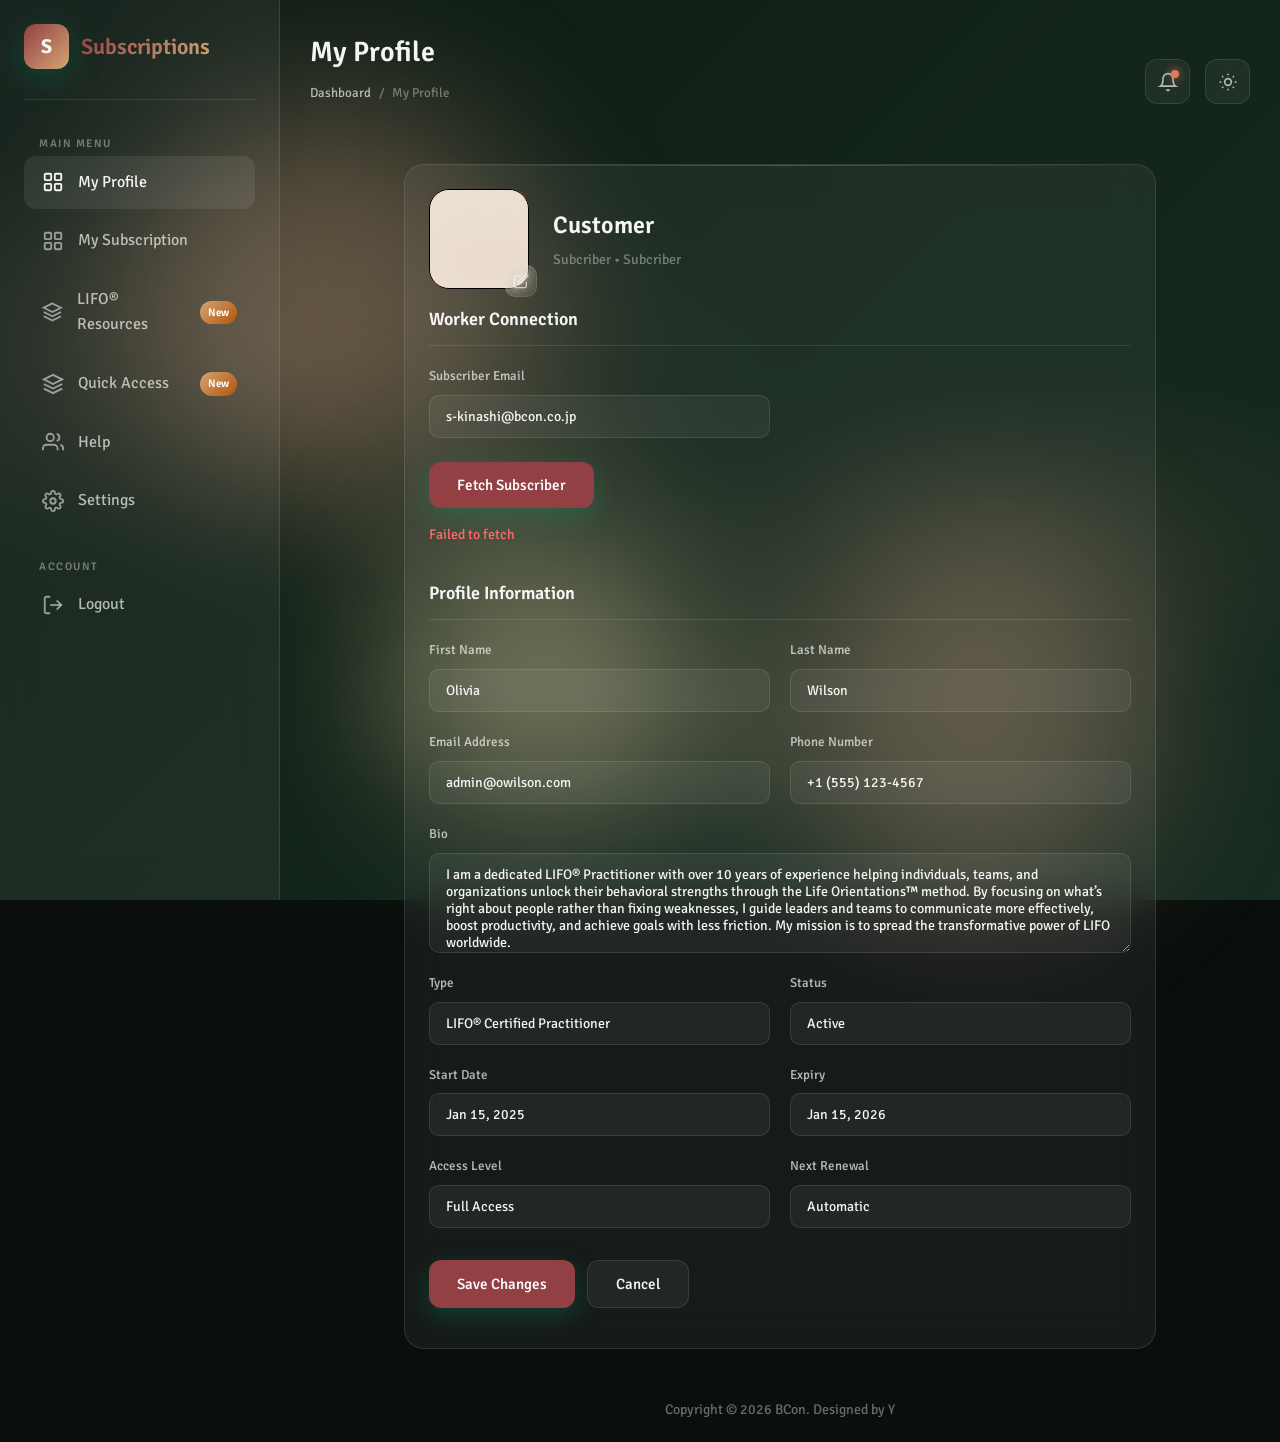
<file: index.html>
<!DOCTYPE html>
<html lang="en">
<head>
    <meta charset="UTF-8">
    <meta name="viewport" content="width=device-width, initial-scale=1.0">
    <title>Practitioner Page</title>
    <meta name="description" content="3D Glassmorphism Dashboard Template by TemplateMo">
    <link rel="preconnect" href="https://fonts.googleapis.com">
    <link rel="preconnect" href="https://fonts.gstatic.com" crossorigin>

    <link href="https://fonts.googleapis.com/css2?family=Signika:wght@300;400;500;600;700&display=swap" rel="stylesheet">

    <link href="https://fonts.googleapis.com/css2?family=Outfit:wght@300;400;500;600;700&family=Space+Mono:wght@400;700&display=swap" rel="stylesheet">
    <link rel="stylesheet" href="templatemo-glass-admin-style.core.css">
    <!--

TemplateMo 607 Glass Admin

https://templatemo.com/tm-607-glass-admin

-->
</head>
<body>
    <!-- Animated Background -->
    <div class="background"></div>
    <div class="orb orb-1"></div>
    <div class="orb orb-2"></div>
    <div class="orb orb-3"></div>

    <div class="dashboard">
        <!-- Sidebar -->
        <aside class="sidebar" id="sidebar">
            <div class="sidebar-header">
                <div class="logo">S</div>
                <span class="logo-text">Subscriptions</span>
            </div>

            <ul class="nav-menu">
                <li class="nav-section">
                    <span class="nav-section-title">Main Menu</span>
                    <ul>
                        <li class="nav-item">
                            <a href="index.html" class="nav-link active">
                                <svg class="nav-icon" viewBox="0 0 24 24" fill="none" stroke="currentColor" stroke-width="2">
                                    <rect x="3" y="3" width="7" height="7" rx="1"/>
                                    <rect x="14" y="3" width="7" height="7" rx="1"/>
                                    <rect x="3" y="14" width="7" height="7" rx="1"/>
                                    <rect x="14" y="14" width="7" height="7" rx="1"/>
                                </svg>
                                My Profile
                            </a>
                        </li>

                        <li class="nav-item">
                            <a href="index.html" class="nav-link">
                                <svg class="nav-icon" viewBox="0 0 24 24" fill="none" stroke="currentColor" stroke-width="2">
                                    <rect x="3" y="3" width="7" height="7" rx="1"/>
                                    <rect x="14" y="3" width="7" height="7" rx="1"/>
                                    <rect x="3" y="14" width="7" height="7" rx="1"/>
                                    <rect x="14" y="14" width="7" height="7" rx="1"/>
                                </svg>
                                My Subscription
                            </a>
                        </li>
                        
                        <li class="nav-item">
                            <a href="resources.html" class="nav-link">
                                <svg class="nav-icon" viewBox="0 0 24 24" fill="none" stroke="currentColor" stroke-width="2">
                                    <path d="M12 2L2 7l10 5 10-5-10-5z"/>
                                    <path d="M2 17l10 5 10-5"/>
                                    <path d="M2 12l10 5 10-5"/>
                                </svg>
                                LIFO® Resources
                                <span class="nav-badge">New</span>
                            </a>
                        </li>

                        <li class="nav-item">
                            <a href="index.html" class="nav-link">
                                <svg class="nav-icon" viewBox="0 0 24 24" fill="none" stroke="currentColor" stroke-width="2">
                                    <path d="M12 2L2 7l10 5 10-5-10-5z"/>
                                    <path d="M2 17l10 5 10-5"/>
                                    <path d="M2 12l10 5 10-5"/>
                                </svg>
                                Quick Access
                                <span class="nav-badge">New</span>
                            </a>
                        </li>

                        <li class="nav-item">
                            <a href="index.html" class="nav-link">
                                <svg class="nav-icon" viewBox="0 0 24 24" fill="none" stroke="currentColor" stroke-width="2">
                                    <path d="M17 21v-2a4 4 0 0 0-4-4H5a4 4 0 0 0-4 4v2"/>
                                    <circle cx="9" cy="7" r="4"/>
                                    <path d="M23 21v-2a4 4 0 0 0-3-3.87"/>
                                    <path d="M16 3.13a4 4 0 0 1 0 7.75"/>
                                </svg>
                                Help
                            </a>
                        </li>
                        <li class="nav-item">
                            <a href="index.html" class="nav-link">
                                <svg class="nav-icon" viewBox="0 0 24 24" fill="none" stroke="currentColor" stroke-width="2">
                                    <circle cx="12" cy="12" r="3"/>
                                    <path d="M19.4 15a1.65 1.65 0 0 0 .33 1.82l.06.06a2 2 0 0 1 0 2.83 2 2 0 0 1-2.83 0l-.06-.06a1.65 1.65 0 0 0-1.82-.33 1.65 1.65 0 0 0-1 1.51V21a2 2 0 0 1-2 2 2 2 0 0 1-2-2v-.09A1.65 1.65 0 0 0 9 19.4a1.65 1.65 0 0 0-1.82.33l-.06.06a2 2 0 0 1-2.83 0 2 2 0 0 1 0-2.83l.06-.06a1.65 1.65 0 0 0 .33-1.82 1.65 1.65 0 0 0-1.51-1H3a2 2 0 0 1-2-2 2 2 0 0 1 2-2h.09A1.65 1.65 0 0 0 4.6 9a1.65 1.65 0 0 0-.33-1.82l-.06-.06a2 2 0 0 1 0-2.83 2 2 0 0 1 2.83 0l.06.06a1.65 1.65 0 0 0 1.82.33H9a1.65 1.65 0 0 0 1-1.51V3a2 2 0 0 1 2-2 2 2 0 0 1 2 2v.09a1.65 1.65 0 0 0 1 1.51 1.65 1.65 0 0 0 1.82-.33l.06-.06a2 2 0 0 1 2.83 0 2 2 0 0 1 0 2.83l-.06.06a1.65 1.65 0 0 0-.33 1.82V9a1.65 1.65 0 0 0 1.51 1H21a2 2 0 0 1 2 2 2 2 0 0 1-2 2h-.09a1.65 1.65 0 0 0-1.51 1z"/>
                                </svg>
                                Settings
                            </a>
                        </li>
                    </ul>
                </li>

                <li class="nav-section">
                    <span class="nav-section-title">Account</span>
                    <ul>
                        <li class="nav-item">
                            <a href="login.html" class="nav-link">
                                <svg class="nav-icon" viewBox="0 0 24 24" fill="none" stroke="currentColor" stroke-width="2">
                                    <path d="M9 21H5a2 2 0 0 1-2-2V5a2 2 0 0 1 2-2h4"/>
                                    <polyline points="16 17 21 12 16 7"/>
                                    <line x1="21" y1="12" x2="9" y2="12"/>
                                </svg>
                                Logout
                            </a>
                        </li>
                    </ul>
                </li>
            </ul>

        </aside>

        <!-- Main Content -->
        <main class="main-content">
            <!-- Top Navbar -->
            <nav class="navbar">
                <div class="page-header">
                    <h1 class="page-title">My Profile</h1>
                    <div class="page-breadcrumb">
                        <a href="index.html">Dashboard</a>
                        <span>/</span>
                        <span>My Profile</span>
                    </div>
                </div>
                <div class="navbar-right">
                    <button class="nav-btn">
                        <svg viewBox="0 0 24 24" fill="none" stroke="currentColor" stroke-width="2">
                            <path d="M18 8A6 6 0 0 0 6 8c0 7-3 9-3 9h18s-3-2-3-9"/><path d="M13.73 21a2 2 0 0 1-3.46 0"/>
                        </svg>
                        <span class="notification-dot"></span>
                    </button>
                    <button class="nav-btn" id="theme-toggle" title="Toggle Light/Dark Mode">
                        <svg class="icon-sun" viewBox="0 0 24 24" fill="none" stroke="currentColor" stroke-width="2">
                            <circle cx="12" cy="12" r="4"/><path d="M12 2v2"/><path d="M12 20v2"/>
                            <path d="M4.93 4.93l1.41 1.41"/><path d="M17.66 17.66l1.41 1.41"/>
                            <path d="M2 12h2"/><path d="M20 12h2"/>
                            <path d="M6.34 17.66l-1.41 1.41"/><path d="M19.07 4.93l-1.41 1.41"/>
                        </svg>
                        <svg class="icon-moon" viewBox="0 0 24 24" fill="none" stroke="currentColor" stroke-width="2" style="display: none;">
                            <path d="M21 12.79A9 9 0 1 1 11.21 3 7 7 0 0 0 21 12.79z"/>
                        </svg>
                    </button>
                </div>
            </nav>

            <!-- Settings Content -->
            <div class=" ">
                <!-- Settings Navigation -->
              

                 
                <div class="glass-card profile-shell-card">

                    <div class="settings-tab-content active" id="tab-profile">
                        <div class="profile-header">
                            <div class="profile-avatar-large">
                                <img id="profileAvatarImage" class="picicon" src="img/blank.png" alt="Profile picture" loading="eager" fetchpriority="high">
                                <button id="profileAvatarTrigger" class="profile-avatar-edit" type="button" aria-label="Upload profile picture">
                                    <svg viewBox="0 0 24 24" fill="none" stroke="currentColor" stroke-width="2">
                                        <path d="M11 4H4a2 2 0 0 0-2 2v14a2 2 0 0 0 2 2h14a2 2 0 0 0 2-2v-7"/>
                                        <path d="M18.5 2.5a2.121 2.121 0 0 1 3 3L12 15l-4 1 1-4 9.5-9.5z"/>
                                    </svg>
                                </button>
                                <input id="profileAvatarFileInput" type="file" accept="image/*" hidden>
                            </div>
                            <div class="profile-info">
                                <h2 id="subscriberName">Customer</h2>
                                <p id="subscriberMeta">Subcriber • Subcriber</p>
                            </div>
                        </div>
                        <div id="avatarUploadStatus" style="margin-top: -16px; margin-bottom: 24px; color: var(--text-muted); font-size: 14px;"></div>

                        <div class="settings-section">
                            <h3 class="settings-section-title">Worker Connection</h3>
                            <form id="workerSubscriberForm">
                                <div class="form-grid">
                                    <div class="form-group-settings">
                                        <label for="workerEmail">Subscriber Email</label>
                                        <input id="workerEmail" type="email" value="s-kinashi@bcon.co.jp" placeholder="s-kinashi@bcon.co.jp" required>
                                    </div>
                                </div>

                                <input id="workerBaseUrl" type="hidden" value="https://dnn-subscription-portal.vvelascoao2022.workers.dev/">
                                <input id="workerUid" type="hidden" value="422">
                                <input id="workerFingerprint" type="hidden" value="12">

                                <div class="btn-group">
                                    <button class="btn btn-primary" type="submit" style="width: auto;">Fetch Subscriber</button>
                                </div>
                            </form>

                            <div id="workerStatus" style="margin-top: 16px; color: var(--text-muted); font-size: 14px;">
                                Enter a subscriber email to load the profile from <code>/api/subscriber</code>.
                            </div>
                        </div>

                        <div class="settings-section">
                            <h3 class="settings-section-title">Profile Information</h3>
                            <div class="form-grid">
                                <div class="form-group-settings">
                                    <label>First Name</label>
                                    <input id="profileFirstName" type="text" value="Olivia">
                                </div>
                                <div class="form-group-settings">
                                    <label>Last Name</label>
                                    <input id="profileLastName" type="text" value="Wilson">
                                </div>
                                <div class="form-group-settings">
                                    <label>Email Address</label>
                                    <input id="profileEmail" type="email" value="admin@owilson.com">
                                </div>
                                <div class="form-group-settings">
                                    <label>Phone Number</label>
                                    <input id="profilePhone" type="tel" value="+1 (555) 123-4567">
                                </div>
                                <div class="form-group-settings full-width">
                                    <label>Bio</label>
                                    <textarea>I am a dedicated LIFO® Practitioner with over 10 years of experience helping individuals, teams, and organizations unlock their behavioral strengths through the Life Orientations™ method. By focusing on what’s right about people rather than fixing weaknesses, I guide leaders and teams to communicate more effectively, boost productivity, and achieve goals with less friction. My mission is to spread the transformative power of LIFO worldwide.</textarea>
                                </div>
                                <div class="form-group-settings">
                                    <label>Type</label>
                                    <input id="profileSubscriptionType" type="text" value="LIFO® Certified Practitioner" readonly>
                                </div>
                                <div class="form-group-settings">
                                    <label>Status</label>
                                    <input id="profileSubscriptionStatus" type="text" value="Active" readonly>
                                </div>
                                <div class="form-group-settings">
                                    <label>Start Date</label>
                                    <input id="profileSubscriptionStartDate" type="text" value="Jan 15, 2025" readonly>
                                </div>
                                <div class="form-group-settings">
                                    <label>Expiry</label>
                                    <input id="profileSubscriptionExpiryDate" type="text" value="Jan 15, 2026" readonly>
                                </div>
                                <div class="form-group-settings">
                                    <label>Access Level</label>
                                    <input id="profileSubscriptionAccessLevel" type="text" value="Full Access" readonly>
                                </div>
                                <div class="form-group-settings">
                                    <label>Next Renewal</label>
                                    <input id="profileSubscriptionNextRenewal" type="text" value="Automatic" readonly>
                                </div>
                            </div>
                        </div>

                        <div class="btn-group">
                            <button id="profileSaveButton" class="btn btn-primary" style="width: auto;">Save Changes</button>
                            <button id="profileCancelButton" class="btn btn-secondary" style="width: auto;">Cancel</button>
                        </div>
                        <div id="profileSaveStatus" style="margin-top: 16px; color: var(--text-muted); font-size: 14px;"></div>
                    </div>

                    <!-- Security Tab -->
                    <div class="settings-tab-content" id="tab-security">
                        <div class="settings-section">
                            <h3 class="settings-section-title">Change Password</h3>
                            <div class="form-grid">
                                <div class="form-group-settings full-width">
                                    <label>Current Password</label>
                                    <input type="password" placeholder="Enter current password">
                                </div>
                                <div class="form-group-settings">
                                    <label>New Password</label>
                                    <input type="password" placeholder="Enter new password">
                                </div>
                                <div class="form-group-settings">
                                    <label>Confirm New Password</label>
                                    <input type="password" placeholder="Confirm new password">
                                </div>
                            </div>
                        </div>

                        <div class="settings-section">
                            <h3 class="settings-section-title">Two-Factor Authentication</h3>
                            <div class="settings-row">
                                <div class="settings-label">
                                    <span class="settings-label-title">Enable 2FA</span>
                                    <span class="settings-label-desc">Add an extra layer of security to your account</span>
                                </div>
                                <label class="toggle-switch">
                                    <input type="checkbox">
                                    <span class="toggle-slider"></span>
                                </label>
                            </div>
                            <div class="settings-row">
                                <div class="settings-label">
                                    <span class="settings-label-title">SMS Authentication</span>
                                    <span class="settings-label-desc">Receive codes via SMS</span>
                                </div>
                                <label class="toggle-switch">
                                    <input type="checkbox" checked>
                                    <span class="toggle-slider"></span>
                                </label>
                            </div>
                            <div class="settings-row">
                                <div class="settings-label">
                                    <span class="settings-label-title">Authenticator App</span>
                                    <span class="settings-label-desc">Use Google Authenticator or similar</span>
                                </div>
                                <label class="toggle-switch">
                                    <input type="checkbox">
                                    <span class="toggle-slider"></span>
                                </label>
                            </div>
                        </div>

                        <div class="settings-section">
                            <h3 class="settings-section-title">Active Sessions</h3>
                            <div class="settings-row">
                                <div class="settings-label">
                                    <span class="settings-label-title">Chrome on MacOS</span>
                                    <span class="settings-label-desc">San Francisco, CA • Current session</span>
                                </div>
                                <span class="status-badge completed">Active</span>
                            </div>
                            <div class="settings-row">
                                <div class="settings-label">
                                    <span class="settings-label-title">Safari on iPhone</span>
                                    <span class="settings-label-desc">San Francisco, CA • 2 hours ago</span>
                                </div>
                                <button class="card-btn" style="padding: 6px 12px;">Revoke</button>
                            </div>
                            <div class="settings-row">
                                <div class="settings-label">
                                    <span class="settings-label-title">Firefox on Windows</span>
                                    <span class="settings-label-desc">New York, NY • 3 days ago</span>
                                </div>
                                <button class="card-btn" style="padding: 6px 12px;">Revoke</button>
                            </div>
                        </div>

                        <div class="btn-group">
                            <button class="btn btn-primary" style="width: auto;">Update Password</button>
                            <button class="btn btn-secondary" style="width: auto;">Cancel</button>
                        </div>
                    </div>

                    <!-- Notifications Tab -->
                    <div class="settings-tab-content" id="tab-notifications">
                        <div class="settings-section">
                            <h3 class="settings-section-title">Email Notifications</h3>
                            <div class="settings-row">
                                <div class="settings-label">
                                    <span class="settings-label-title">Account Activity</span>
                                    <span class="settings-label-desc">Get notified about sign-ins and security changes</span>
                                </div>
                                <label class="toggle-switch">
                                    <input type="checkbox" checked>
                                    <span class="toggle-slider"></span>
                                </label>
                            </div>
                            <div class="settings-row">
                                <div class="settings-label">
                                    <span class="settings-label-title">New Features</span>
                                    <span class="settings-label-desc">Learn about new features and updates</span>
                                </div>
                                <label class="toggle-switch">
                                    <input type="checkbox" checked>
                                    <span class="toggle-slider"></span>
                                </label>
                            </div>
                            <div class="settings-row">
                                <div class="settings-label">
                                    <span class="settings-label-title">Weekly Reports</span>
                                    <span class="settings-label-desc">Receive weekly analytics summary</span>
                                </div>
                                <label class="toggle-switch">
                                    <input type="checkbox">
                                    <span class="toggle-slider"></span>
                                </label>
                            </div>
                            <div class="settings-row">
                                <div class="settings-label">
                                    <span class="settings-label-title">Marketing Emails</span>
                                    <span class="settings-label-desc">Receive news about promotions and offers</span>
                                </div>
                                <label class="toggle-switch">
                                    <input type="checkbox">
                                    <span class="toggle-slider"></span>
                                </label>
                            </div>
                        </div>

                        <div class="settings-section">
                            <h3 class="settings-section-title">Push Notifications</h3>
                            <div class="settings-row">
                                <div class="settings-label">
                                    <span class="settings-label-title">Desktop Notifications</span>
                                    <span class="settings-label-desc">Show notifications on your desktop</span>
                                </div>
                                <label class="toggle-switch">
                                    <input type="checkbox" checked>
                                    <span class="toggle-slider"></span>
                                </label>
                            </div>
                            <div class="settings-row">
                                <div class="settings-label">
                                    <span class="settings-label-title">Mobile Push</span>
                                    <span class="settings-label-desc">Receive push notifications on mobile</span>
                                </div>
                                <label class="toggle-switch">
                                    <input type="checkbox" checked>
                                    <span class="toggle-slider"></span>
                                </label>
                            </div>
                            <div class="settings-row">
                                <div class="settings-label">
                                    <span class="settings-label-title">Sound</span>
                                    <span class="settings-label-desc">Play sound for notifications</span>
                                </div>
                                <label class="toggle-switch">
                                    <input type="checkbox">
                                    <span class="toggle-slider"></span>
                                </label>
                            </div>
                        </div>

                        <div class="btn-group">
                            <button class="btn btn-primary" style="width: auto;">Save Preferences</button>
                            <button class="btn btn-secondary" style="width: auto;">Reset to Default</button>
                        </div>
                    </div>

                    <!-- Appearance Tab -->
                    <div class="settings-tab-content" id="tab-appearance">
                        <div class="settings-section">
                            <h3 class="settings-section-title">Theme</h3>
                            <div class="settings-row">
                                <div class="settings-label">
                                    <span class="settings-label-title">Color Mode</span>
                                    <span class="settings-label-desc">Choose your preferred color mode</span>
                                </div>
                                <select class="settings-select" id="theme-select">
                                    <option value="dark">Dark Mode</option>
                                    <option value="light">Light Mode</option>
                                    <option value="system">System Default</option>
                                </select>
                            </div>
                            <div class="settings-row">
                                <div class="settings-label">
                                    <span class="settings-label-title">Accent Color</span>
                                    <span class="settings-label-desc">Choose your preferred accent color</span>
                                </div>
                                <select class="settings-select">
                                    <option>Emerald (Default)</option>
                                    <option>Blue</option>
                                    <option>Purple</option>
                                    <option>Orange</option>
                                    <option>Pink</option>
                                </select>
                            </div>
                        </div>

                        <div class="settings-section">
                            <h3 class="settings-section-title">Display</h3>
                            <div class="settings-row">
                                <div class="settings-label">
                                    <span class="settings-label-title">Compact Mode</span>
                                    <span class="settings-label-desc">Reduce spacing for more content</span>
                                </div>
                                <label class="toggle-switch">
                                    <input type="checkbox">
                                    <span class="toggle-slider"></span>
                                </label>
                            </div>
                            <div class="settings-row">
                                <div class="settings-label">
                                    <span class="settings-label-title">Animations</span>
                                    <span class="settings-label-desc">Enable smooth animations and transitions</span>
                                </div>
                                <label class="toggle-switch">
                                    <input type="checkbox" checked>
                                    <span class="toggle-slider"></span>
                                </label>
                            </div>
                            <div class="settings-row">
                                <div class="settings-label">
                                    <span class="settings-label-title">Blur Effects</span>
                                    <span class="settings-label-desc">Enable glassmorphism blur effects</span>
                                </div>
                                <label class="toggle-switch">
                                    <input type="checkbox" checked>
                                    <span class="toggle-slider"></span>
                                </label>
                            </div>
                            <div class="settings-row">
                                <div class="settings-label">
                                    <span class="settings-label-title">Floating Orbs</span>
                                    <span class="settings-label-desc">Show animated background orbs</span>
                                </div>
                                <label class="toggle-switch">
                                    <input type="checkbox" checked>
                                    <span class="toggle-slider"></span>
                                </label>
                            </div>
                        </div>

                        <div class="btn-group">
                            <button class="btn btn-primary" style="width: auto;">Apply Changes</button>
                            <button class="btn btn-secondary" style="width: auto;">Reset to Default</button>
                        </div>
                    </div>

                    <!-- Billing Tab -->
                    <div class="settings-tab-content" id="tab-billing">
                        <div class="settings-section">
                            <h3 class="settings-section-title">Current Subscription</h3>
                            <div class="billing-plan-card" style="background: linear-gradient(135deg, rgba(5, 150, 105, 0.15), rgba(212, 165, 116, 0.15)); padding: 24px; border-radius: 16px; margin-bottom: 20px; border: 1px solid var(--glass-border);">
                                <div style="display: flex; justify-content: space-between; align-items: center; margin-bottom: 16px;">
                                    <div>
                                        <h4 style="font-size: 20px; font-weight: 600; margin-bottom: 4px;">LIFO® Certified Practitioner</h4>
                                        <p style="color: var(--text-muted); font-size: 14px;">Professional certification membership</p>
                                    </div>
                                    <div style="text-align: right;">
                                        <span class="status-badge completed">Active</span>
                                    </div>
                                </div>

                                <div class="form-grid" style="margin-bottom: 20px;">
                                    <div class="form-group-settings">
                                        <label>Type</label>
                                        <input type="text" value="LIFO® Certified Practitioner" readonly>
                                    </div>
                                    <div class="form-group-settings">
                                        <label>Status</label>
                                        <input type="text" value="Active" readonly>
                                    </div>
                                    <div class="form-group-settings">
                                        <label>Start Date</label>
                                        <input type="text" value="Jan 15, 2025" readonly>
                                    </div>
                                    <div class="form-group-settings">
                                        <label>Expiry</label>
                                        <input type="text" value="Jan 15, 2026" readonly>
                                    </div>
                                    <div class="form-group-settings">
                                        <label>Access Level</label>
                                        <input type="text" value="Full Access" readonly>
                                    </div>
                                    <div class="form-group-settings">
                                        <label>Next Renewal</label>
                                        <input type="text" value="Automatic" readonly>
                                    </div>
                                </div>

                                <div style="display: flex; gap: 12px;">
                                    <button class="btn btn-primary" style="width: auto; padding: 10px 20px;">Renew / Upgrade</button>
                                </div>
                            </div>
                        </div>

                        <div class="settings-section">
                            <h3 class="settings-section-title">Payment Method</h3>
                            <div class="settings-row">
                                <div class="settings-label" style="display: flex; align-items: center; gap: 16px;">
                                    <div style="width: 48px; height: 32px; background: linear-gradient(135deg, #1a1f71, #00579f); border-radius: 6px; display: flex; align-items: center; justify-content: center;">
                                        <span style="color: white; font-size: 10px; font-weight: bold;">VISA</span>
                                    </div>
                                    <div>
                                        <span class="settings-label-title">Visa ending in 4242</span>
                                        <span class="settings-label-desc">Expires 12/2026</span>
                                    </div>
                                </div>
                                <button class="card-btn" style="padding: 6px 12px;">Edit</button>
                            </div>
                            <div style="margin-top: 16px;">
                                <button class="btn btn-secondary" style="width: auto; padding: 10px 20px;">
                                    <svg width="16" height="16" viewBox="0 0 24 24" fill="none" stroke="currentColor" stroke-width="2" style="margin-right: 8px;">
                                        <line x1="12" y1="5" x2="12" y2="19"/><line x1="5" y1="12" x2="19" y2="12"/>
                                    </svg>
                                    Add Payment Method
                                </button>
                            </div>
                        </div>

                        <div class="settings-section">
                            <h3 class="settings-section-title">Billing History</h3>
                            <div class="table-wrapper" style="margin: 0;">
                                <table class="data-table" style="min-width: 100%;">
                                    <thead>
                                        <tr>
                                            <th>Date</th>
                                            <th>Description</th>
                                            <th>Amount</th>
                                            <th>Status</th>
                                            <th>Invoice</th>
                                        </tr>
                                    </thead>
                                    <tbody>
                                        <tr>
                                            <td>Jan 1, 2025</td>
                                            <td>Pro Plan - Monthly</td>
                                            <td><span class="table-amount">$29.00</span></td>
                                            <td><span class="status-badge completed">Paid</span></td>
                                            <td><a href="#" style="color: var(--emerald-light);">Download</a></td>
                                        </tr>
                                        <tr>
                                            <td>Dec 1, 2024</td>
                                            <td>Pro Plan - Monthly</td>
                                            <td><span class="table-amount">$29.00</span></td>
                                            <td><span class="status-badge completed">Paid</span></td>
                                            <td><a href="#" style="color: var(--emerald-light);">Download</a></td>
                                        </tr>
                                        <tr>
                                            <td>Nov 1, 2024</td>
                                            <td>Pro Plan - Monthly</td>
                                            <td><span class="table-amount">$29.00</span></td>
                                            <td><span class="status-badge completed">Paid</span></td>
                                            <td><a href="#" style="color: var(--emerald-light);">Download</a></td>
                                        </tr>
                                    </tbody>
                                </table>
                            </div>
                        </div>
                    </div>
                </div>
            </div>
        </main>
    </div>

    <!-- Mobile Menu Toggle -->
    <button class="mobile-menu-toggle">
        <svg viewBox="0 0 24 24" fill="none" stroke="currentColor" stroke-width="2">
            <line x1="3" y1="12" x2="21" y2="12"/><line x1="3" y1="6" x2="21" y2="6"/><line x1="3" y1="18" x2="21" y2="18"/>
        </svg>
    </button>

    <!-- Footer -->
    <footer class="site-footer">
        <p>Copyright © 2026 BCon. Designed by Y</p>
    </footer>

    <script src="templatemo-glass-admin-script.js"></script>
    <script>
        (function () {
            const form = document.getElementById('workerSubscriberForm');
            if (!form) return;

            const profileAvatarImage = document.getElementById('profileAvatarImage');
            const profileAvatarTrigger = document.getElementById('profileAvatarTrigger');
            const profileAvatarFileInput = document.getElementById('profileAvatarFileInput');
            const avatarUploadStatus = document.getElementById('avatarUploadStatus');
            const workerBaseUrlInput = document.getElementById('workerBaseUrl');
            const emailInput = document.getElementById('workerEmail');
            const uidInput = document.getElementById('workerUid');
            const fingerprintInput = document.getElementById('workerFingerprint');
            const statusEl = document.getElementById('workerStatus');

            const profileFirstName = document.getElementById('profileFirstName');
            const profileLastName = document.getElementById('profileLastName');
            const profileEmail = document.getElementById('profileEmail');
            const profilePhone = document.getElementById('profilePhone');
            const profileSubscriptionType = document.getElementById('profileSubscriptionType');
            const profileSubscriptionStatus = document.getElementById('profileSubscriptionStatus');
            const profileSubscriptionStartDate = document.getElementById('profileSubscriptionStartDate');
            const profileSubscriptionExpiryDate = document.getElementById('profileSubscriptionExpiryDate');
            const profileSubscriptionAccessLevel = document.getElementById('profileSubscriptionAccessLevel');
            const profileSubscriptionNextRenewal = document.getElementById('profileSubscriptionNextRenewal');
            const subscriberName = document.getElementById('subscriberName');
            const subscriberMeta = document.getElementById('subscriberMeta');
            const profileSaveButton = document.getElementById('profileSaveButton');
            const profileCancelButton = document.getElementById('profileCancelButton');
            const profileSaveStatus = document.getElementById('profileSaveStatus');
            const defaultAvatarSrc = profileAvatarImage.getAttribute('src');
            let loadedSubscriberState = null;

            const defaultBaseUrl = 'https://dnn-subscription-portal.vvelascoao2022.workers.dev/';
            const savedBaseUrl = localStorage.getItem('workerBaseUrl');
            if (savedBaseUrl) {
                workerBaseUrlInput.value = savedBaseUrl;
            } else {
                workerBaseUrlInput.value = defaultBaseUrl;
            }

            profileAvatarTrigger.addEventListener('click', function () {
                profileAvatarFileInput.click();
            });

            profileAvatarFileInput.addEventListener('change', async function () {
                const selectedFile = profileAvatarFileInput.files && profileAvatarFileInput.files[0];
                if (!selectedFile) {
                    return;
                }

                const baseUrl = workerBaseUrlInput.value.trim().replace(/\/$/, '');
                const email = (emailInput.value || profileEmail.value).trim();
                const uid = uidInput.value.trim();
                const fp = fingerprintInput.value.trim();

                if (!baseUrl || !email || !uid || !fp) {
                    avatarUploadStatus.textContent = 'Load a subscriber first so the upload has the required details.';
                    avatarUploadStatus.style.color = '#ff6b6b';
                    profileAvatarFileInput.value = '';
                    return;
                }

                const uploadData = new FormData();
                uploadData.append('email', email);
                uploadData.append('uid', uid);
                uploadData.append('fp', fp);
                uploadData.append('file', selectedFile);

                avatarUploadStatus.textContent = 'Uploading picture to HubSpot...';
                avatarUploadStatus.style.color = 'var(--text-muted)';
                profileAvatarTrigger.disabled = true;

                try {
                    const response = await fetch(baseUrl + '/api/profile-image', {
                        method: 'POST',
                        body: uploadData
                    });

                    const data = await response.json().catch(() => ({}));

                    if (!response.ok) {
                        throw new Error(data.error || 'Failed to upload image');
                    }

                    if (data.profileImageUrl) {
                        setProfileAvatarSource(data.profileImageUrl, true);
                    }

                    avatarUploadStatus.textContent = data.storedOnContact
                        ? 'Picture uploaded and saved to HubSpot.'
                        : 'Picture uploaded to HubSpot.';
                    avatarUploadStatus.style.color = '#10b981';
                } catch (error) {
                    avatarUploadStatus.textContent = error.message || 'Failed to upload image.';
                    avatarUploadStatus.style.color = '#ff6b6b';
                } finally {
                    profileAvatarTrigger.disabled = false;
                    profileAvatarFileInput.value = '';
                }
            });

            if (profileSaveButton) {
                profileSaveButton.addEventListener('click', async function () {
                    const baseUrl = workerBaseUrlInput.value.trim().replace(/\/$/, '');
                    const uid = uidInput.value.trim();
                    const fp = fingerprintInput.value.trim();

                    if (!loadedSubscriberState || !loadedSubscriberState.email) {
                        profileSaveStatus.textContent = 'Load a subscriber first before saving changes.';
                        profileSaveStatus.style.color = '#ff6b6b';
                        return;
                    }

                    if (!baseUrl || !uid || !fp) {
                        profileSaveStatus.textContent = 'Missing worker details required to save this profile.';
                        profileSaveStatus.style.color = '#ff6b6b';
                        return;
                    }

                    const currentProfile = getEditableProfileState();
                    const updates = {};

                    if (currentProfile.firstname !== loadedSubscriberState.firstname) {
                        updates.firstname = currentProfile.firstname;
                    }
                    if (currentProfile.lastname !== loadedSubscriberState.lastname) {
                        updates.lastname = currentProfile.lastname;
                    }
                    if (currentProfile.email !== loadedSubscriberState.email) {
                        updates.email = currentProfile.email;
                    }
                    if (currentProfile.phone !== loadedSubscriberState.phone) {
                        updates.phone = currentProfile.phone;
                    }

                    if (Object.keys(updates).length === 0) {
                        profileSaveStatus.textContent = 'No profile changes to save.';
                        profileSaveStatus.style.color = 'var(--text-muted)';
                        return;
                    }

                    profileSaveStatus.textContent = 'Saving profile changes to HubSpot...';
                    profileSaveStatus.style.color = 'var(--text-muted)';
                    profileSaveButton.disabled = true;

                    try {
                        const response = await fetch(baseUrl + '/api/subscriber-update', {
                            method: 'POST',
                            headers: {
                                'Content-Type': 'application/json',
                                'Accept': 'application/json'
                            },
                            body: JSON.stringify({
                                originalEmail: loadedSubscriberState.email,
                                uid: uid,
                                fp: fp,
                                updates: updates
                            })
                        });

                        const data = await response.json().catch(() => ({}));

                        if (!response.ok) {
                            throw new Error(data.error || 'Failed to save profile changes');
                        }

                        const savedProfile = {
                            firstname: data.firstname || '',
                            lastname: data.lastname || '',
                            email: data.email || currentProfile.email,
                            phone: data.phone || '',
                            subscribedText: loadedSubscriberState.subscribedText || 'Subscription status unavailable'
                        };

                        applyEditableProfileState(savedProfile);
                        setLoadedSubscriberState(savedProfile);
                        profileSaveStatus.textContent = data.message || 'Profile changes saved successfully.';
                        profileSaveStatus.style.color = '#10b981';
                    } catch (error) {
                        profileSaveStatus.textContent = error.message || 'Failed to save profile changes.';
                        profileSaveStatus.style.color = '#ff6b6b';
                    } finally {
                        profileSaveButton.disabled = false;
                    }
                });
            }

            if (profileCancelButton) {
                profileCancelButton.addEventListener('click', function () {
                    if (!loadedSubscriberState) {
                        profileSaveStatus.textContent = 'There are no loaded profile changes to reset.';
                        profileSaveStatus.style.color = 'var(--text-muted)';
                        return;
                    }

                    applyEditableProfileState(loadedSubscriberState);
                    profileSaveStatus.textContent = 'Profile changes reverted.';
                    profileSaveStatus.style.color = 'var(--text-muted)';
                });
            }

            async function loadSubscriberProfile() {
                const baseUrl = workerBaseUrlInput.value.trim().replace(/\/$/, '');
                const email = emailInput.value.trim();
                const uid = uidInput.value.trim();
                const fp = fingerprintInput.value.trim();

                if (!baseUrl || !email || !uid || !fp) {
                    statusEl.textContent = 'Please enter a subscriber email before fetching the profile.';
                    statusEl.style.color = '#ff6b6b';
                    return;
                }

                localStorage.setItem('workerBaseUrl', baseUrl);

                const params = new URLSearchParams({
                    email: email,
                    uid: uid,
                    fp: fp
                });

                statusEl.textContent = 'Fetching subscriber details...';
                statusEl.style.color = 'var(--text-muted)';

                try {
                    const response = await fetch(baseUrl + '/api/subscriber?' + params.toString(), {
                        method: 'GET',
                        headers: {
                            'Accept': 'application/json'
                        }
                    });

                    const data = await response.json().catch(() => ({}));

                    if (!response.ok) {
                        throw new Error(data.error || 'Request failed');
                    }

                    const firstname = data.firstname || '';
                    const lastname = data.lastname || '';
                    const resolvedEmail = data.email || email;
                    const phone = data.phone || '';
                    const subscription = data.subscription || {};
                    const fullName = [firstname, lastname].filter(Boolean).join(' ') || 'Subscriber found';
                    const subscribedText = data.subscribed === null
                        ? 'Subscription status unavailable'
                        : (data.subscribed ? 'Subscribed' : 'Not subscribed');

                    applyEditableProfileState({
                        firstname: firstname,
                        lastname: lastname,
                        email: resolvedEmail,
                        phone: phone,
                        subscribedText: subscribedText
                    });
                    setLoadedSubscriberState({
                        firstname: firstname,
                        lastname: lastname,
                        email: resolvedEmail,
                        phone: phone,
                        subscribedText: subscribedText
                    });
                    profileSubscriptionType.value = subscription.type || '';
                    profileSubscriptionStatus.value = subscription.status || '';
                    profileSubscriptionStartDate.value = subscription.startDate || '';
                    profileSubscriptionExpiryDate.value = subscription.expiryDate || '';
                    profileSubscriptionAccessLevel.value = subscription.accessLevel || '';
                    profileSubscriptionNextRenewal.value = subscription.nextRenewal || '';
                    if (data.profileImageUrl) {
                        setProfileAvatarSource(data.profileImageUrl);
                    } else {
                        setProfileAvatarSource('');
                    }
                    subscriberName.textContent = fullName;
                    subscriberMeta.textContent = resolvedEmail + ' • ' + subscribedText;
                    profileSaveStatus.textContent = '';

                    statusEl.textContent = 'Subscriber loaded successfully.';
                    statusEl.style.color = '#10b981';
                } catch (error) {
                    statusEl.textContent = error.message || 'Unable to reach the worker.';
                    statusEl.style.color = '#ff6b6b';
                }
            }

            form.addEventListener('submit', async function (event) {
                event.preventDefault();
                await loadSubscriberProfile();
            });

            if (emailInput.value.trim() && uidInput.value.trim() && fingerprintInput.value.trim()) {
                loadSubscriberProfile();
            }

            function getEditableProfileState() {
                return {
                    firstname: profileFirstName.value.trim(),
                    lastname: profileLastName.value.trim(),
                    email: profileEmail.value.trim(),
                    phone: profilePhone.value.trim()
                };
            }

            function applyEditableProfileState(profile) {
                profileFirstName.value = profile.firstname || '';
                profileLastName.value = profile.lastname || '';
                profileEmail.value = profile.email || '';
                profilePhone.value = profile.phone || '';
                emailInput.value = profile.email || '';
            }

            function setLoadedSubscriberState(profile) {
                loadedSubscriberState = {
                    firstname: profile.firstname || '',
                    lastname: profile.lastname || '',
                    email: profile.email || '',
                    phone: profile.phone || '',
                    subscribedText: profile.subscribedText || 'Subscription status unavailable'
                };
            }

            function setProfileAvatarSource(url, forceRefresh) {
                profileAvatarImage.src = forceRefresh ? appendCacheBust(url) : (url || defaultAvatarSrc);
            }

            function appendCacheBust(url) {
                if (!url) {
                    return defaultAvatarSrc;
                }

                const separator = url.includes('?') ? '&' : '?';
                return url + separator + 't=' + Date.now();
            }
        }());
    </script>
    <!-- TemplateMo 607 Glass Admin -->
</body>
</html>
</file>
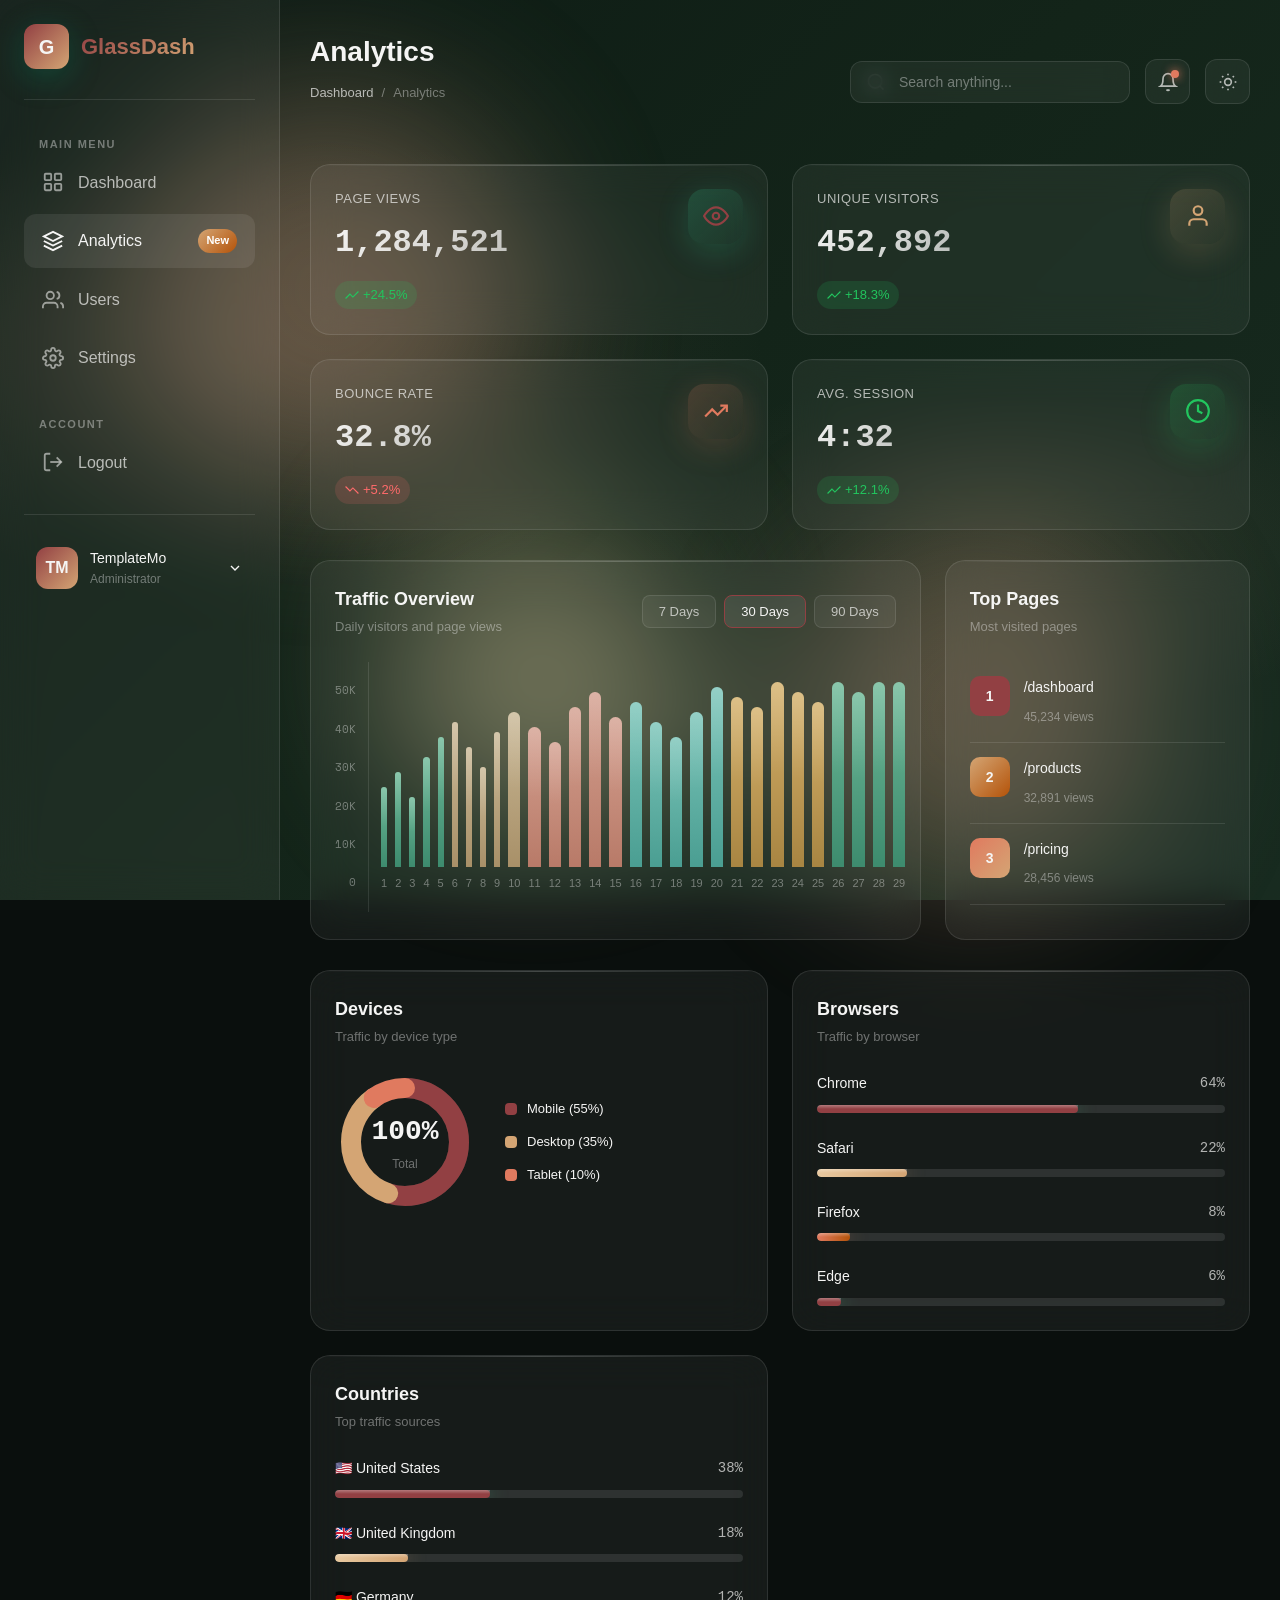
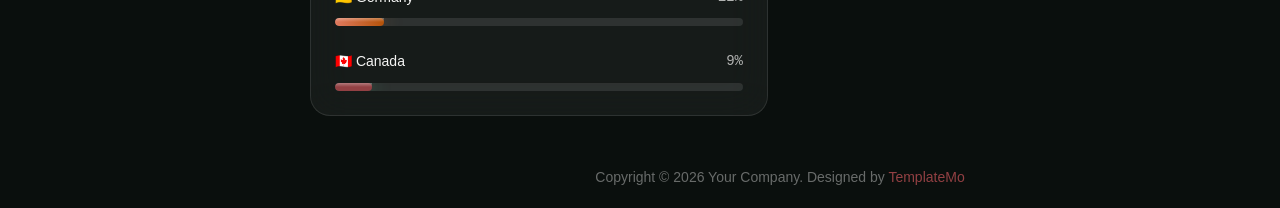
<file: analytics.html>
<!DOCTYPE html>
<html lang="en">
<head>
    <meta charset="UTF-8">
    <meta name="viewport" content="width=device-width, initial-scale=1.0">
    <title>Analytics - 3D Glassmorphism Dashboard</title>
    <meta name="description" content="3D Glassmorphism Dashboard Template by TemplateMo">
    <link rel="preconnect" href="https://fonts.googleapis.com">
    <link rel="preconnect" href="https://fonts.gstatic.com" crossorigin>
    <link href="https://fonts.googleapis.com/css2?family=Outfit:wght@300;400;500;600;700&family=Space+Mono:wght@400;700&display=swap" rel="stylesheet">
    <link rel="stylesheet" href="templatemo-glass-admin-style.css">
    <!--

TemplateMo 607 Glass Admin

https://templatemo.com/tm-607-glass-admin

-->
</head>
<body>
    <!-- Animated Background -->
    <div class="background"></div>
    <div class="orb orb-1"></div>
    <div class="orb orb-2"></div>
    <div class="orb orb-3"></div>

    <div class="dashboard">
        <!-- Sidebar -->
        <aside class="sidebar" id="sidebar">
            <div class="sidebar-header">
                <div class="logo">G</div>
                <span class="logo-text">GlassDash</span>
            </div>

            <ul class="nav-menu">
                <li class="nav-section">
                    <span class="nav-section-title">Main Menu</span>
                    <ul>
                        <li class="nav-item">
                            <a href="index.html" class="nav-link">
                                <svg class="nav-icon" viewBox="0 0 24 24" fill="none" stroke="currentColor" stroke-width="2">
                                    <rect x="3" y="3" width="7" height="7" rx="1"/><rect x="14" y="3" width="7" height="7" rx="1"/>
                                    <rect x="3" y="14" width="7" height="7" rx="1"/><rect x="14" y="14" width="7" height="7" rx="1"/>
                                </svg>
                                Dashboard
                            </a>
                        </li>
                        <li class="nav-item">
                            <a href="analytics.html" class="nav-link active">
                                <svg class="nav-icon" viewBox="0 0 24 24" fill="none" stroke="currentColor" stroke-width="2">
                                    <path d="M12 2L2 7l10 5 10-5-10-5z"/><path d="M2 17l10 5 10-5"/><path d="M2 12l10 5 10-5"/>
                                </svg>
                                Analytics
                                <span class="nav-badge">New</span>
                            </a>
                        </li>
                        <li class="nav-item">
                            <a href="users.html" class="nav-link">
                                <svg class="nav-icon" viewBox="0 0 24 24" fill="none" stroke="currentColor" stroke-width="2">
                                    <path d="M17 21v-2a4 4 0 0 0-4-4H5a4 4 0 0 0-4 4v2"/><circle cx="9" cy="7" r="4"/>
                                    <path d="M23 21v-2a4 4 0 0 0-3-3.87"/><path d="M16 3.13a4 4 0 0 1 0 7.75"/>
                                </svg>
                                Users
                            </a>
                        </li>
                        <li class="nav-item">
                            <a href="settings.html" class="nav-link">
                                <svg class="nav-icon" viewBox="0 0 24 24" fill="none" stroke="currentColor" stroke-width="2">
                                    <circle cx="12" cy="12" r="3"/>
                                    <path d="M19.4 15a1.65 1.65 0 0 0 .33 1.82l.06.06a2 2 0 0 1 0 2.83 2 2 0 0 1-2.83 0l-.06-.06a1.65 1.65 0 0 0-1.82-.33 1.65 1.65 0 0 0-1 1.51V21a2 2 0 0 1-2 2 2 2 0 0 1-2-2v-.09A1.65 1.65 0 0 0 9 19.4a1.65 1.65 0 0 0-1.82.33l-.06.06a2 2 0 0 1-2.83 0 2 2 0 0 1 0-2.83l.06-.06a1.65 1.65 0 0 0 .33-1.82 1.65 1.65 0 0 0-1.51-1H3a2 2 0 0 1-2-2 2 2 0 0 1 2-2h.09A1.65 1.65 0 0 0 4.6 9a1.65 1.65 0 0 0-.33-1.82l-.06-.06a2 2 0 0 1 0-2.83 2 2 0 0 1 2.83 0l.06.06a1.65 1.65 0 0 0 1.82.33H9a1.65 1.65 0 0 0 1-1.51V3a2 2 0 0 1 2-2 2 2 0 0 1 2 2v.09a1.65 1.65 0 0 0 1 1.51 1.65 1.65 0 0 0 1.82-.33l.06-.06a2 2 0 0 1 2.83 0 2 2 0 0 1 0 2.83l-.06.06a1.65 1.65 0 0 0-.33 1.82V9a1.65 1.65 0 0 0 1.51 1H21a2 2 0 0 1 2 2 2 2 0 0 1-2 2h-.09a1.65 1.65 0 0 0-1.51 1z"/>
                                </svg>
                                Settings
                            </a>
                        </li>
                    </ul>
                </li>

                <li class="nav-section">
                    <span class="nav-section-title">Account</span>
                    <ul>
                        <li class="nav-item">
                            <a href="login.html" class="nav-link">
                                <svg class="nav-icon" viewBox="0 0 24 24" fill="none" stroke="currentColor" stroke-width="2">
                                    <path d="M9 21H5a2 2 0 0 1-2-2V5a2 2 0 0 1 2-2h4"/>
                                    <polyline points="16 17 21 12 16 7"/><line x1="21" y1="12" x2="9" y2="12"/>
                                </svg>
                                Logout
                            </a>
                        </li>
                    </ul>
                </li>
            </ul>

            <div class="sidebar-footer">
                <div class="user-profile">
                    <div class="user-avatar">TM</div>
                    <div class="user-info">
                        <div class="user-name">TemplateMo</div>
                        <div class="user-role">Administrator</div>
                    </div>
                    <svg width="16" height="16" viewBox="0 0 24 24" fill="none" stroke="currentColor" stroke-width="2">
                        <polyline points="6 9 12 15 18 9"/>
                    </svg>
                </div>
            </div>
        </aside>

        <!-- Main Content -->
        <main class="main-content">
            <!-- Top Navbar -->
            <nav class="navbar">
                <div class="page-header">
                    <h1 class="page-title">Analytics</h1>
                    <div class="page-breadcrumb">
                        <a href="index.html">Dashboard</a>
                        <span>/</span>
                        <span>Analytics</span>
                    </div>
                </div>
                <div class="navbar-right">
                    <div class="search-box">
                        <svg class="search-icon" viewBox="0 0 24 24" fill="none" stroke="currentColor" stroke-width="2">
                            <circle cx="11" cy="11" r="8"/><line x1="21" y1="21" x2="16.65" y2="16.65"/>
                        </svg>
                        <input type="text" class="search-input" placeholder="Search anything...">
                    </div>
                    <button class="nav-btn">
                        <svg viewBox="0 0 24 24" fill="none" stroke="currentColor" stroke-width="2">
                            <path d="M18 8A6 6 0 0 0 6 8c0 7-3 9-3 9h18s-3-2-3-9"/><path d="M13.73 21a2 2 0 0 1-3.46 0"/>
                        </svg>
                        <span class="notification-dot"></span>
                    </button>
                    <button class="nav-btn" id="theme-toggle" title="Toggle Light/Dark Mode">
                        <svg class="icon-sun" viewBox="0 0 24 24" fill="none" stroke="currentColor" stroke-width="2">
                            <circle cx="12" cy="12" r="4"/><path d="M12 2v2"/><path d="M12 20v2"/>
                            <path d="M4.93 4.93l1.41 1.41"/><path d="M17.66 17.66l1.41 1.41"/>
                            <path d="M2 12h2"/><path d="M20 12h2"/>
                            <path d="M6.34 17.66l-1.41 1.41"/><path d="M19.07 4.93l-1.41 1.41"/>
                        </svg>
                        <svg class="icon-moon" viewBox="0 0 24 24" fill="none" stroke="currentColor" stroke-width="2" style="display: none;">
                            <path d="M21 12.79A9 9 0 1 1 11.21 3 7 7 0 0 0 21 12.79z"/>
                        </svg>
                    </button>
                </div>
            </nav>

            <!-- Stats Cards -->
            <section class="stats-grid">
                <div class="glass-card glass-card-3d stat-card">
                    <div class="stat-card-inner">
                        <div class="stat-info">
                            <h3>Page Views</h3>
                            <div class="stat-value">1,284,521</div>
                            <span class="stat-change positive">
                                <svg width="14" height="14" viewBox="0 0 24 24" fill="none" stroke="currentColor" stroke-width="2"><polyline points="23 6 13.5 15.5 8.5 10.5 1 18"/></svg>
                                +24.5%
                            </span>
                        </div>
                        <div class="stat-icon cyan">
                            <svg viewBox="0 0 24 24" fill="none" stroke="var(--emerald-light)" stroke-width="2">
                                <path d="M1 12s4-8 11-8 11 8 11 8-4 8-11 8-11-8-11-8z"/><circle cx="12" cy="12" r="3"/>
                            </svg>
                        </div>
                    </div>
                </div>

                <div class="glass-card glass-card-3d stat-card">
                    <div class="stat-card-inner">
                        <div class="stat-info">
                            <h3>Unique Visitors</h3>
                            <div class="stat-value">452,892</div>
                            <span class="stat-change positive">
                                <svg width="14" height="14" viewBox="0 0 24 24" fill="none" stroke="currentColor" stroke-width="2"><polyline points="23 6 13.5 15.5 8.5 10.5 1 18"/></svg>
                                +18.3%
                            </span>
                        </div>
                        <div class="stat-icon magenta">
                            <svg viewBox="0 0 24 24" fill="none" stroke="var(--gold)" stroke-width="2">
                                <path d="M20 21v-2a4 4 0 0 0-4-4H8a4 4 0 0 0-4 4v2"/><circle cx="12" cy="7" r="4"/>
                            </svg>
                        </div>
                    </div>
                </div>

                <div class="glass-card glass-card-3d stat-card">
                    <div class="stat-card-inner">
                        <div class="stat-info">
                            <h3>Bounce Rate</h3>
                            <div class="stat-value">32.8%</div>
                            <span class="stat-change negative">
                                <svg width="14" height="14" viewBox="0 0 24 24" fill="none" stroke="currentColor" stroke-width="2"><polyline points="23 18 13.5 8.5 8.5 13.5 1 6"/></svg>
                                +5.2%
                            </span>
                        </div>
                        <div class="stat-icon purple">
                            <svg viewBox="0 0 24 24" fill="none" stroke="var(--coral)" stroke-width="2">
                                <polyline points="22 7 13.5 15.5 8.5 10.5 2 17"/><polyline points="16 7 22 7 22 13"/>
                            </svg>
                        </div>
                    </div>
                </div>

                <div class="glass-card glass-card-3d stat-card">
                    <div class="stat-card-inner">
                        <div class="stat-info">
                            <h3>Avg. Session</h3>
                            <div class="stat-value">4:32</div>
                            <span class="stat-change positive">
                                <svg width="14" height="14" viewBox="0 0 24 24" fill="none" stroke="currentColor" stroke-width="2"><polyline points="23 6 13.5 15.5 8.5 10.5 1 18"/></svg>
                                +12.1%
                            </span>
                        </div>
                        <div class="stat-icon success">
                            <svg viewBox="0 0 24 24" fill="none" stroke="var(--success)" stroke-width="2">
                                <circle cx="12" cy="12" r="10"/><polyline points="12 6 12 12 16 14"/>
                            </svg>
                        </div>
                    </div>
                </div>
            </section>

            <!-- Content Grid -->
            <section class="content-grid">
                <!-- Main Chart -->
                <div class="glass-card chart-card">
                    <div class="card-header">
                        <div>
                            <h2 class="card-title">Traffic Overview</h2>
                            <p class="card-subtitle">Daily visitors and page views</p>
                        </div>
                        <div class="card-actions">
                            <button class="card-btn">7 Days</button>
                            <button class="card-btn active">30 Days</button>
                            <button class="card-btn">90 Days</button>
                        </div>
                    </div>
                    <div class="chart-wrapper">
                        <div class="chart-container">
                            <div class="chart-y-axis">
                                <span class="y-value">50K</span>
                                <span class="y-value">40K</span>
                                <span class="y-value">30K</span>
                                <span class="y-value">20K</span>
                                <span class="y-value">10K</span>
                                <span class="y-value">0</span>
                            </div>
                            <div class="chart-placeholder">
                                <div class="chart-bar-group"><div class="chart-bar bar-emerald" style="height: 80px;"></div><span class="chart-label">1</span></div>
                                <div class="chart-bar-group"><div class="chart-bar bar-emerald" style="height: 95px;"></div><span class="chart-label">2</span></div>
                                <div class="chart-bar-group"><div class="chart-bar bar-emerald" style="height: 70px;"></div><span class="chart-label">3</span></div>
                                <div class="chart-bar-group"><div class="chart-bar bar-emerald" style="height: 110px;"></div><span class="chart-label">4</span></div>
                                <div class="chart-bar-group"><div class="chart-bar bar-emerald" style="height: 130px;"></div><span class="chart-label">5</span></div>
                                <div class="chart-bar-group"><div class="chart-bar bar-gold" style="height: 145px;"></div><span class="chart-label">6</span></div>
                                <div class="chart-bar-group"><div class="chart-bar bar-gold" style="height: 120px;"></div><span class="chart-label">7</span></div>
                                <div class="chart-bar-group"><div class="chart-bar bar-gold" style="height: 100px;"></div><span class="chart-label">8</span></div>
                                <div class="chart-bar-group"><div class="chart-bar bar-gold" style="height: 135px;"></div><span class="chart-label">9</span></div>
                                <div class="chart-bar-group"><div class="chart-bar bar-gold" style="height: 155px;"></div><span class="chart-label">10</span></div>
                                <div class="chart-bar-group"><div class="chart-bar bar-coral" style="height: 140px;"></div><span class="chart-label">11</span></div>
                                <div class="chart-bar-group"><div class="chart-bar bar-coral" style="height: 125px;"></div><span class="chart-label">12</span></div>
                                <div class="chart-bar-group"><div class="chart-bar bar-coral" style="height: 160px;"></div><span class="chart-label">13</span></div>
                                <div class="chart-bar-group"><div class="chart-bar bar-coral" style="height: 175px;"></div><span class="chart-label">14</span></div>
                                <div class="chart-bar-group"><div class="chart-bar bar-coral" style="height: 150px;"></div><span class="chart-label">15</span></div>
                                <div class="chart-bar-group"><div class="chart-bar bar-teal" style="height: 165px;"></div><span class="chart-label">16</span></div>
                                <div class="chart-bar-group"><div class="chart-bar bar-teal" style="height: 145px;"></div><span class="chart-label">17</span></div>
                                <div class="chart-bar-group"><div class="chart-bar bar-teal" style="height: 130px;"></div><span class="chart-label">18</span></div>
                                <div class="chart-bar-group"><div class="chart-bar bar-teal" style="height: 155px;"></div><span class="chart-label">19</span></div>
                                <div class="chart-bar-group"><div class="chart-bar bar-teal" style="height: 180px;"></div><span class="chart-label">20</span></div>
                                <div class="chart-bar-group"><div class="chart-bar bar-amber" style="height: 170px;"></div><span class="chart-label">21</span></div>
                                <div class="chart-bar-group"><div class="chart-bar bar-amber" style="height: 160px;"></div><span class="chart-label">22</span></div>
                                <div class="chart-bar-group"><div class="chart-bar bar-amber" style="height: 185px;"></div><span class="chart-label">23</span></div>
                                <div class="chart-bar-group"><div class="chart-bar bar-amber" style="height: 175px;"></div><span class="chart-label">24</span></div>
                                <div class="chart-bar-group"><div class="chart-bar bar-amber" style="height: 165px;"></div><span class="chart-label">25</span></div>
                                <div class="chart-bar-group"><div class="chart-bar bar-emerald" style="height: 190px;"></div><span class="chart-label">26</span></div>
                                <div class="chart-bar-group"><div class="chart-bar bar-emerald" style="height: 175px;"></div><span class="chart-label">27</span></div>
                                <div class="chart-bar-group"><div class="chart-bar bar-emerald" style="height: 195px;"></div><span class="chart-label">28</span></div>
                                <div class="chart-bar-group"><div class="chart-bar bar-emerald" style="height: 185px;"></div><span class="chart-label">29</span></div>
                                <div class="chart-bar-group"><div class="chart-bar bar-emerald" style="height: 200px;"></div><span class="chart-label">30</span></div>
                            </div>
                        </div>
                    </div>
                </div>

                <!-- Top Pages -->
                <div class="glass-card activity-card">
                    <div class="card-header">
                        <div>
                            <h2 class="card-title">Top Pages</h2>
                            <p class="card-subtitle">Most visited pages</p>
                        </div>
                    </div>
                    <div class="activity-list">
                        <div class="activity-item">
                            <div class="activity-avatar" style="background: linear-gradient(135deg, var(--emerald-light), var(--emerald));">1</div>
                            <div class="activity-content">
                                <p class="activity-text"><strong>/dashboard</strong></p>
                                <span class="activity-time">45,234 views</span>
                            </div>
                        </div>
                        <div class="activity-item">
                            <div class="activity-avatar" style="background: linear-gradient(135deg, var(--gold), var(--amber));">2</div>
                            <div class="activity-content">
                                <p class="activity-text"><strong>/products</strong></p>
                                <span class="activity-time">32,891 views</span>
                            </div>
                        </div>
                        <div class="activity-item">
                            <div class="activity-avatar" style="background: linear-gradient(135deg, var(--coral), var(--gold));">3</div>
                            <div class="activity-content">
                                <p class="activity-text"><strong>/pricing</strong></p>
                                <span class="activity-time">28,456 views</span>
                            </div>
                        </div>
                        <div class="activity-item">
                            <div class="activity-avatar" style="background: linear-gradient(135deg, var(--success), var(--emerald));">4</div>
                            <div class="activity-content">
                                <p class="activity-text"><strong>/about</strong></p>
                                <span class="activity-time">19,234 views</span>
                            </div>
                        </div>
                        <div class="activity-item">
                            <div class="activity-avatar" style="background: linear-gradient(135deg, var(--warning), var(--gold));">5</div>
                            <div class="activity-content">
                                <p class="activity-text"><strong>/contact</strong></p>
                                <span class="activity-time">12,567 views</span>
                            </div>
                        </div>
                    </div>
                </div>
            </section>

            <!-- Bottom Grid -->
            <section class="bottom-grid">
                <!-- Device Breakdown -->
                <div class="glass-card">
                    <div class="card-header">
                        <div>
                            <h2 class="card-title">Devices</h2>
                            <p class="card-subtitle">Traffic by device type</p>
                        </div>
                    </div>
                    <div class="donut-container">
                        <div class="donut-chart">
                            <svg width="140" height="140" viewBox="0 0 140 140">
                                <circle class="donut-bg" cx="70" cy="70" r="54"/>
                                <circle class="donut-segment" cx="70" cy="70" r="54" stroke="var(--emerald-light)" stroke-dasharray="186.6 339.3" stroke-dashoffset="0"/>
                                <circle class="donut-segment" cx="70" cy="70" r="54" stroke="var(--gold)" stroke-dasharray="118.8 339.3" stroke-dashoffset="-186.6"/>
                                <circle class="donut-segment" cx="70" cy="70" r="54" stroke="var(--coral)" stroke-dasharray="33.9 339.3" stroke-dashoffset="-305.4"/>
                            </svg>
                            <div class="donut-center">
                                <div class="donut-value">100%</div>
                                <div class="donut-label">Total</div>
                            </div>
                        </div>
                        <div class="donut-legend">
                            <div class="legend-item"><span class="legend-color cyan"></span><span>Mobile (55%)</span></div>
                            <div class="legend-item"><span class="legend-color magenta"></span><span>Desktop (35%)</span></div>
                            <div class="legend-item"><span class="legend-color purple"></span><span>Tablet (10%)</span></div>
                        </div>
                    </div>
                </div>

                <!-- Browser Stats -->
                <div class="glass-card progress-card">
                    <div class="card-header">
                        <div>
                            <h2 class="card-title">Browsers</h2>
                            <p class="card-subtitle">Traffic by browser</p>
                        </div>
                    </div>
                    <div class="progress-item">
                        <div class="progress-header"><span class="progress-label">Chrome</span><span class="progress-value">64%</span></div>
                        <div class="progress-bar"><div class="progress-fill cyan" style="width: 64%;"></div></div>
                    </div>
                    <div class="progress-item">
                        <div class="progress-header"><span class="progress-label">Safari</span><span class="progress-value">22%</span></div>
                        <div class="progress-bar"><div class="progress-fill magenta" style="width: 22%;"></div></div>
                    </div>
                    <div class="progress-item">
                        <div class="progress-header"><span class="progress-label">Firefox</span><span class="progress-value">8%</span></div>
                        <div class="progress-bar"><div class="progress-fill purple" style="width: 8%;"></div></div>
                    </div>
                    <div class="progress-item">
                        <div class="progress-header"><span class="progress-label">Edge</span><span class="progress-value">6%</span></div>
                        <div class="progress-bar"><div class="progress-fill cyan" style="width: 6%;"></div></div>
                    </div>
                </div>

                <!-- Countries -->
                <div class="glass-card progress-card">
                    <div class="card-header">
                        <div>
                            <h2 class="card-title">Countries</h2>
                            <p class="card-subtitle">Top traffic sources</p>
                        </div>
                    </div>
                    <div class="progress-item">
                        <div class="progress-header"><span class="progress-label">🇺🇸 United States</span><span class="progress-value">38%</span></div>
                        <div class="progress-bar"><div class="progress-fill cyan" style="width: 38%;"></div></div>
                    </div>
                    <div class="progress-item">
                        <div class="progress-header"><span class="progress-label">🇬🇧 United Kingdom</span><span class="progress-value">18%</span></div>
                        <div class="progress-bar"><div class="progress-fill magenta" style="width: 18%;"></div></div>
                    </div>
                    <div class="progress-item">
                        <div class="progress-header"><span class="progress-label">🇩🇪 Germany</span><span class="progress-value">12%</span></div>
                        <div class="progress-bar"><div class="progress-fill purple" style="width: 12%;"></div></div>
                    </div>
                    <div class="progress-item">
                        <div class="progress-header"><span class="progress-label">🇨🇦 Canada</span><span class="progress-value">9%</span></div>
                        <div class="progress-bar"><div class="progress-fill cyan" style="width: 9%;"></div></div>
                    </div>
                </div>
            </section>
        </main>
    </div>

    <!-- Mobile Menu Toggle -->
    <button class="mobile-menu-toggle">
        <svg viewBox="0 0 24 24" fill="none" stroke="currentColor" stroke-width="2">
            <line x1="3" y1="12" x2="21" y2="12"/><line x1="3" y1="6" x2="21" y2="6"/><line x1="3" y1="18" x2="21" y2="18"/>
        </svg>
    </button>

    <!-- Footer -->
    <footer class="site-footer">
        <p>Copyright © 2026 Your Company. Designed by <a href="https://templatemo.com" target="_blank" rel="nofollow">TemplateMo</a></p>
    </footer>

    <script src="templatemo-glass-admin-script.js"></script>
    <!-- TemplateMo 607 Glass Admin -->
</body>
</html>
</file>
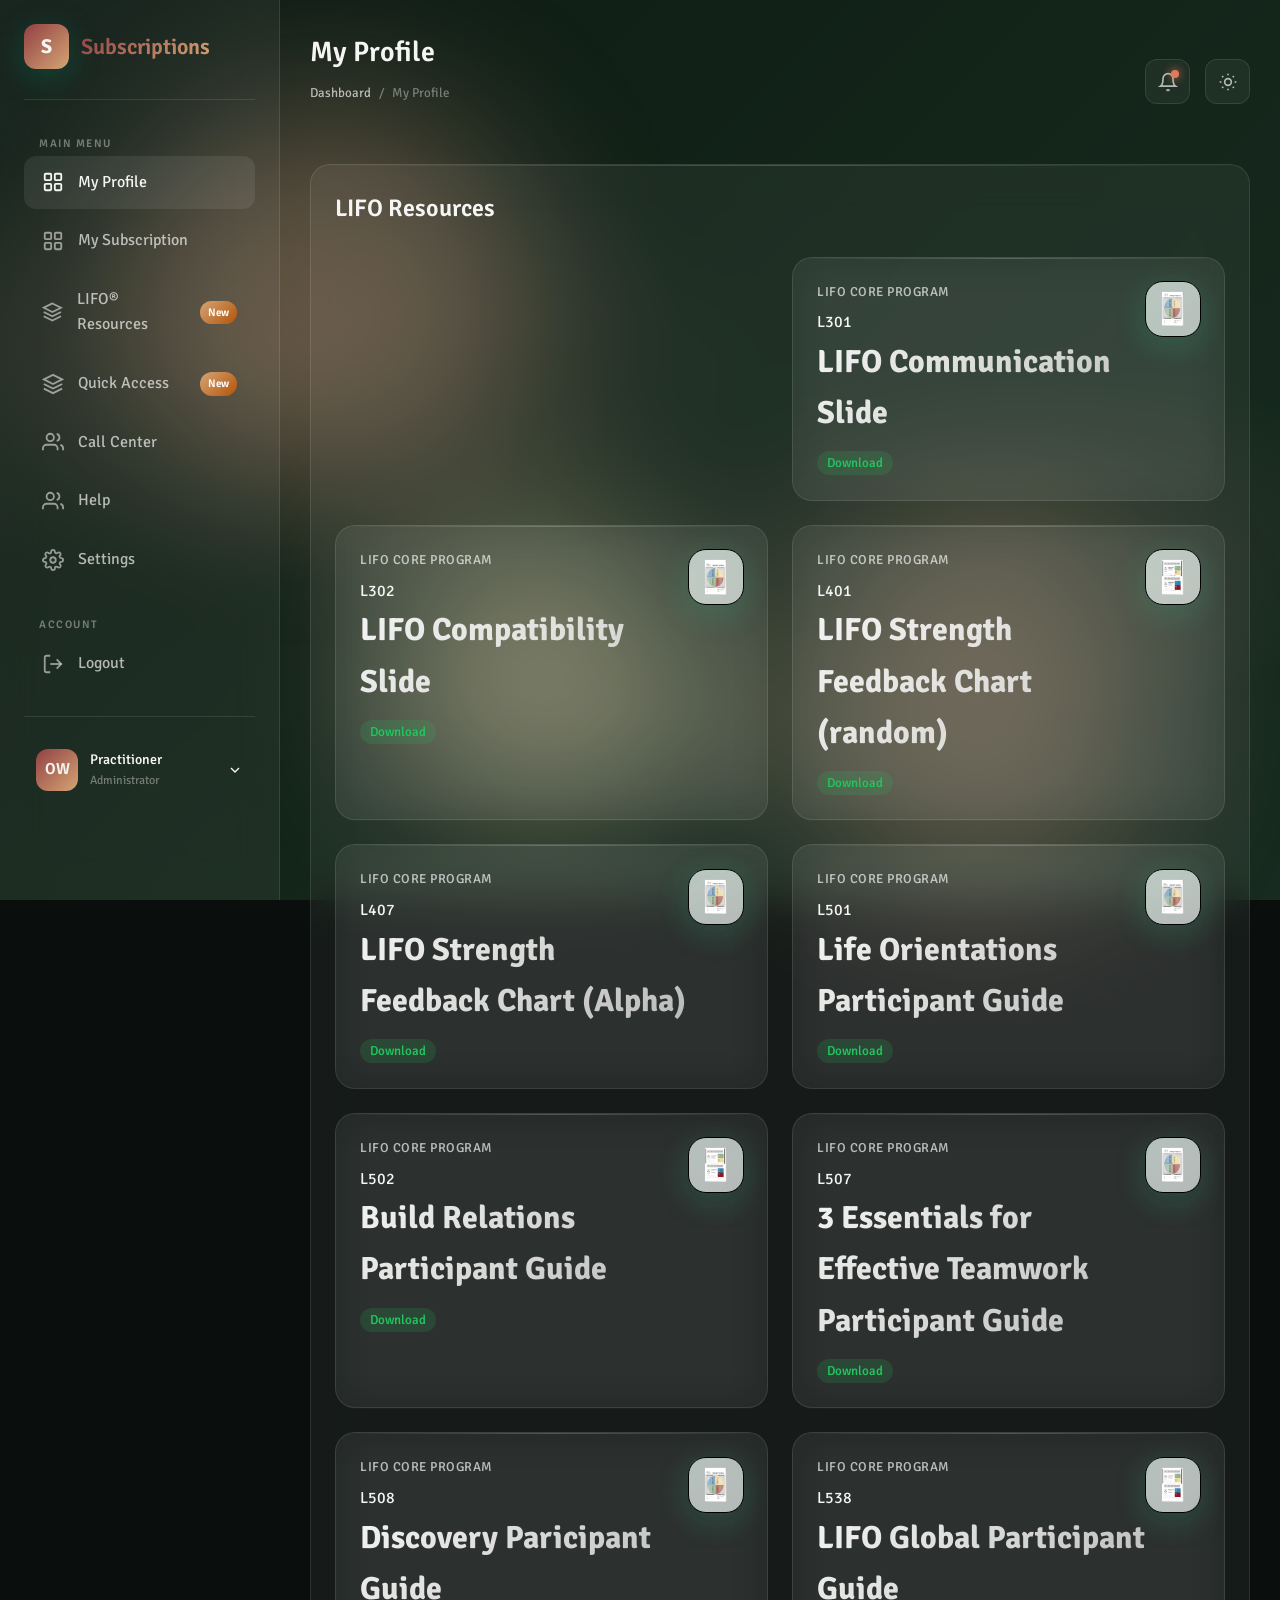
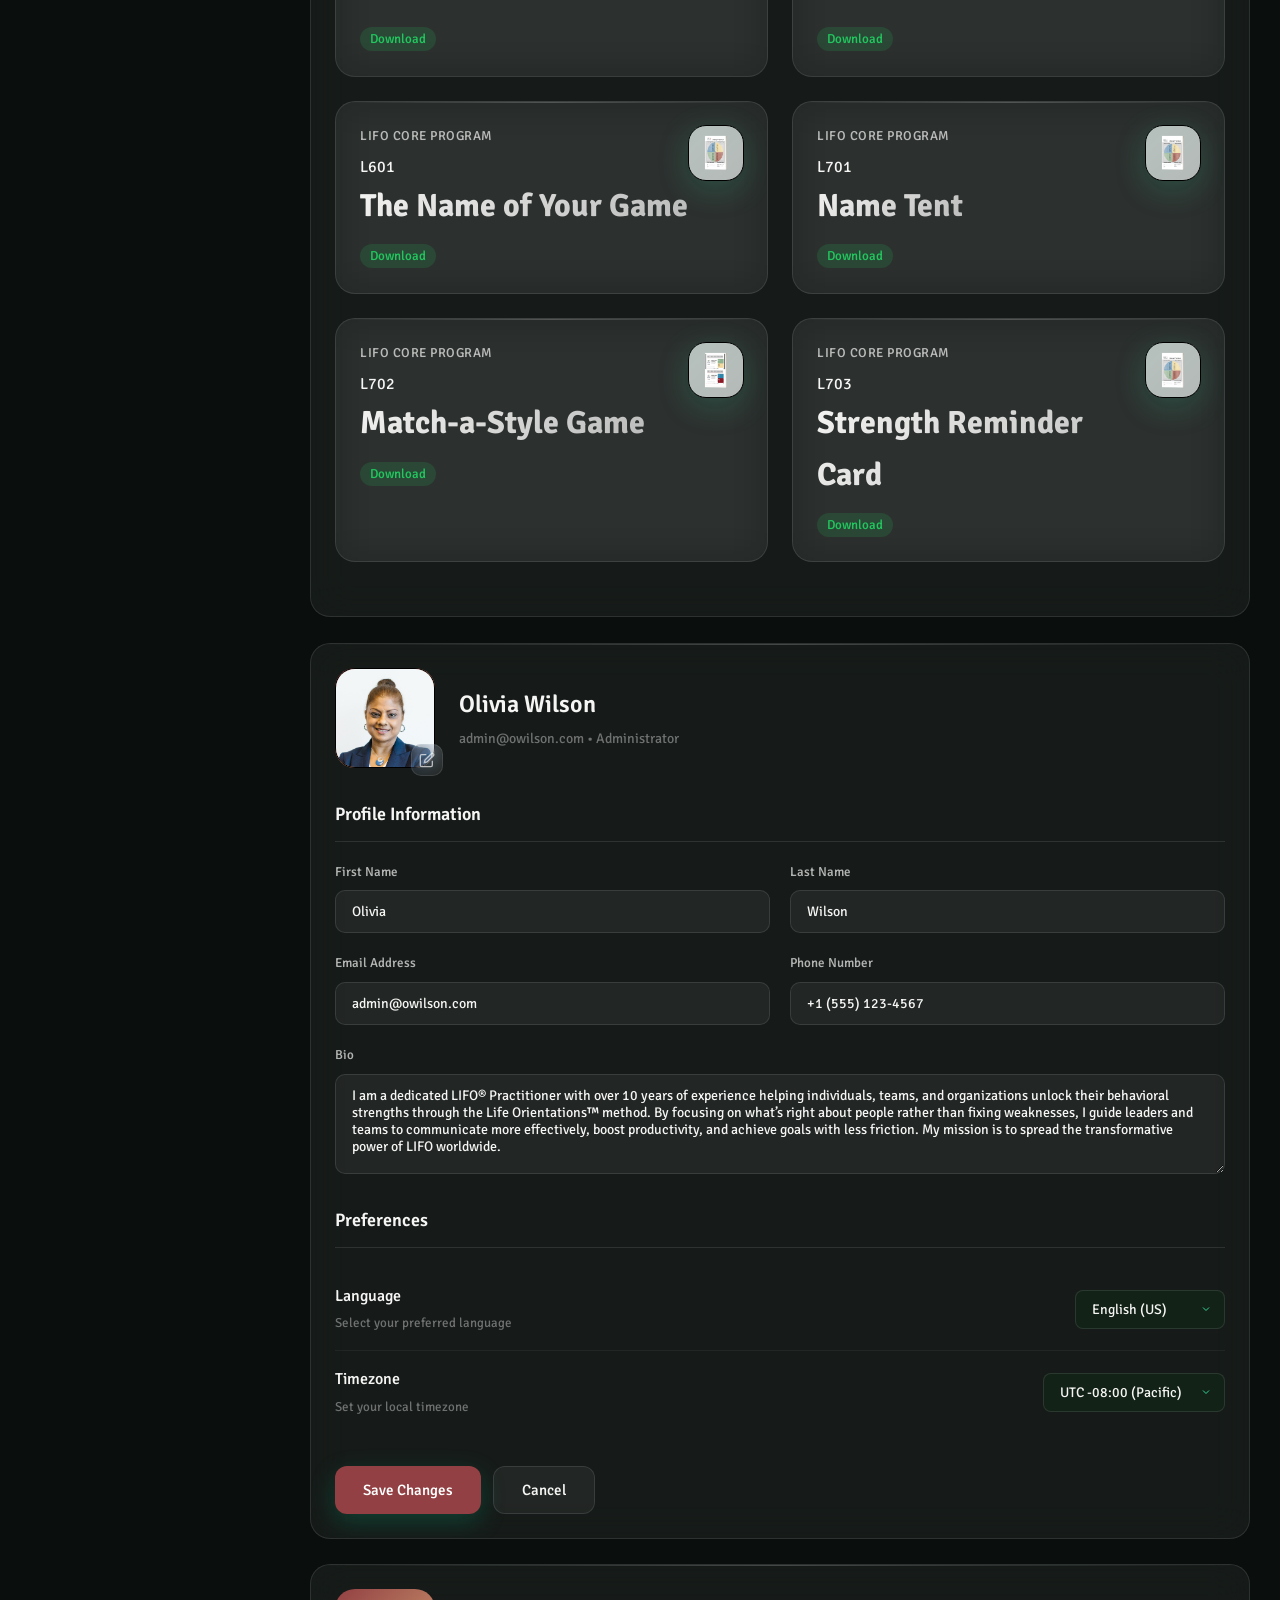
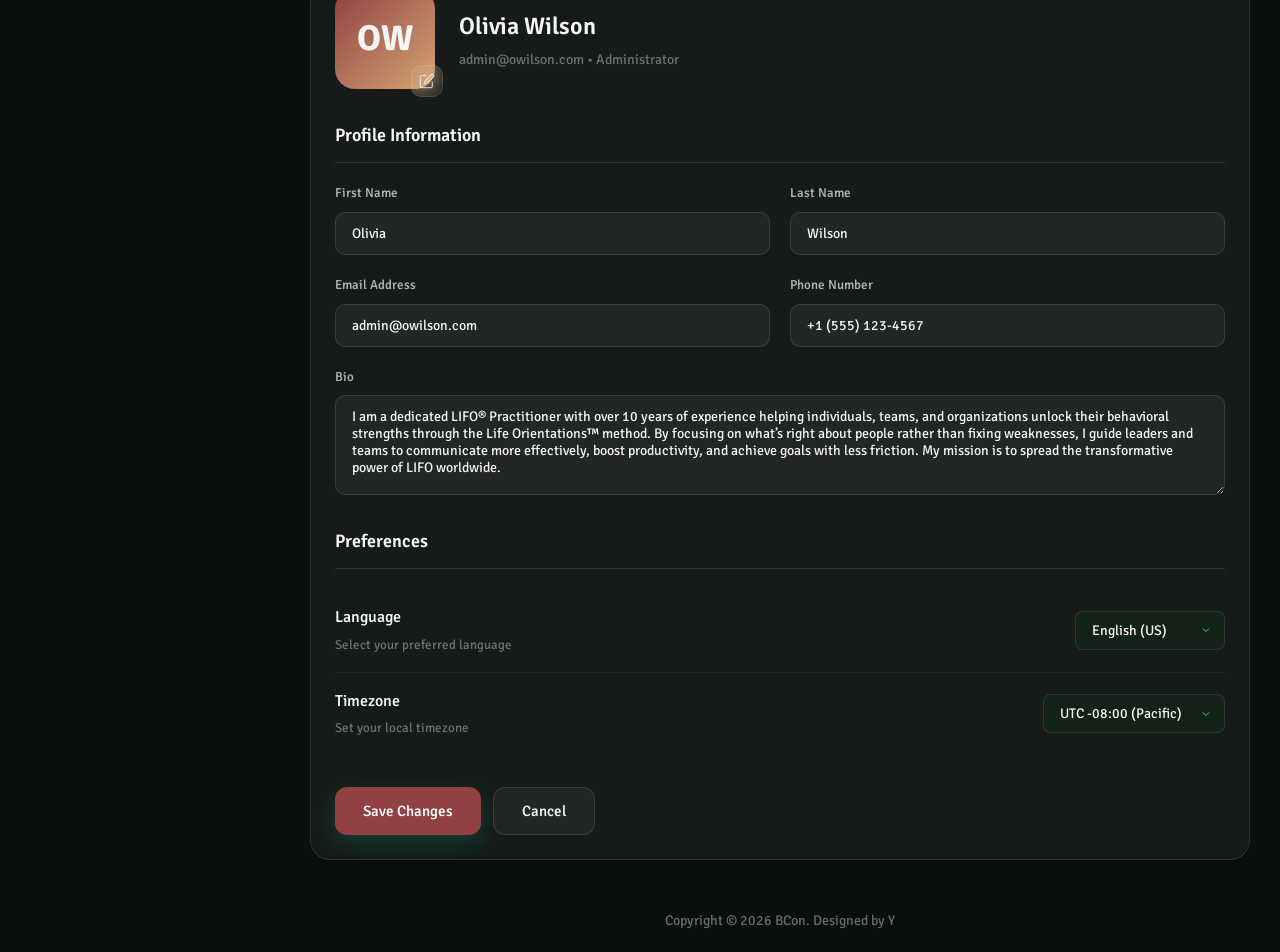
<file: profile.html>
<!DOCTYPE html>
<html lang="en">
<head>
    <meta charset="UTF-8">
    <meta name="viewport" content="width=device-width, initial-scale=1.0">
    <title>Practitioner Page</title>
    <meta name="description" content="3D Glassmorphism Dashboard Template by TemplateMo">
    <link rel="preconnect" href="https://fonts.googleapis.com">
    <link rel="preconnect" href="https://fonts.gstatic.com" crossorigin>

    <link href="https://fonts.googleapis.com/css2?family=Signika:wght@300;400;500;600;700&display=swap" rel="stylesheet">

    <link href="https://fonts.googleapis.com/css2?family=Outfit:wght@300;400;500;600;700&family=Space+Mono:wght@400;700&display=swap" rel="stylesheet">
    <link rel="stylesheet" href="templatemo-glass-admin-style.css">
    <!--

TemplateMo 607 Glass Admin

https://templatemo.com/tm-607-glass-admin

-->
</head>
<body>
    <!-- Animated Background -->
    <div class="background"></div>
    <div class="orb orb-1"></div>
    <div class="orb orb-2"></div>
    <div class="orb orb-3"></div>

    <div class="dashboard">
        <!-- Sidebar -->
        <aside class="sidebar" id="sidebar">
            <div class="sidebar-header">
                <div class="logo">S</div>
                <span class="logo-text">Subscriptions</span>
            </div>

            <ul class="nav-menu">
                <li class="nav-section">
                    <span class="nav-section-title">Main Menu</span>
                    <ul>
                        <li class="nav-item">
                            <a href="index.html" class="nav-link active">
                                <svg class="nav-icon" viewBox="0 0 24 24" fill="none" stroke="currentColor" stroke-width="2">
                                    <rect x="3" y="3" width="7" height="7" rx="1"/>
                                    <rect x="14" y="3" width="7" height="7" rx="1"/>
                                    <rect x="3" y="14" width="7" height="7" rx="1"/>
                                    <rect x="14" y="14" width="7" height="7" rx="1"/>
                                </svg>
                                My Profile
                            </a>
                        </li>

                        <li class="nav-item">
                            <a href="index.html" class="nav-link">
                                <svg class="nav-icon" viewBox="0 0 24 24" fill="none" stroke="currentColor" stroke-width="2">
                                    <rect x="3" y="3" width="7" height="7" rx="1"/>
                                    <rect x="14" y="3" width="7" height="7" rx="1"/>
                                    <rect x="3" y="14" width="7" height="7" rx="1"/>
                                    <rect x="14" y="14" width="7" height="7" rx="1"/>
                                </svg>
                                My Subscription
                            </a>
                        </li>
                        
                        <li class="nav-item">
                            <a href="index.html" class="nav-link">
                                <svg class="nav-icon" viewBox="0 0 24 24" fill="none" stroke="currentColor" stroke-width="2">
                                    <path d="M12 2L2 7l10 5 10-5-10-5z"/>
                                    <path d="M2 17l10 5 10-5"/>
                                    <path d="M2 12l10 5 10-5"/>
                                </svg>
                                LIFO® Resources
                                <span class="nav-badge">New</span>
                            </a>
                        </li>

                        <li class="nav-item">
                            <a href="index.html" class="nav-link">
                                <svg class="nav-icon" viewBox="0 0 24 24" fill="none" stroke="currentColor" stroke-width="2">
                                    <path d="M12 2L2 7l10 5 10-5-10-5z"/>
                                    <path d="M2 17l10 5 10-5"/>
                                    <path d="M2 12l10 5 10-5"/>
                                </svg>
                                Quick Access
                                <span class="nav-badge">New</span>
                            </a>
                        </li>

                        <li class="nav-item">
                            <a href="index.html" class="nav-link">
                                <svg class="nav-icon" viewBox="0 0 24 24" fill="none" stroke="currentColor" stroke-width="2">
                                    <path d="M17 21v-2a4 4 0 0 0-4-4H5a4 4 0 0 0-4 4v2"/>
                                    <circle cx="9" cy="7" r="4"/>
                                    <path d="M23 21v-2a4 4 0 0 0-3-3.87"/>
                                    <path d="M16 3.13a4 4 0 0 1 0 7.75"/>
                                </svg>
                                Call Center
                            </a>
                        </li>

                        <li class="nav-item">
                            <a href="index.html" class="nav-link">
                                <svg class="nav-icon" viewBox="0 0 24 24" fill="none" stroke="currentColor" stroke-width="2">
                                    <path d="M17 21v-2a4 4 0 0 0-4-4H5a4 4 0 0 0-4 4v2"/>
                                    <circle cx="9" cy="7" r="4"/>
                                    <path d="M23 21v-2a4 4 0 0 0-3-3.87"/>
                                    <path d="M16 3.13a4 4 0 0 1 0 7.75"/>
                                </svg>
                                Help
                            </a>
                        </li>
                        <li class="nav-item">
                            <a href="index.html" class="nav-link">
                                <svg class="nav-icon" viewBox="0 0 24 24" fill="none" stroke="currentColor" stroke-width="2">
                                    <circle cx="12" cy="12" r="3"/>
                                    <path d="M19.4 15a1.65 1.65 0 0 0 .33 1.82l.06.06a2 2 0 0 1 0 2.83 2 2 0 0 1-2.83 0l-.06-.06a1.65 1.65 0 0 0-1.82-.33 1.65 1.65 0 0 0-1 1.51V21a2 2 0 0 1-2 2 2 2 0 0 1-2-2v-.09A1.65 1.65 0 0 0 9 19.4a1.65 1.65 0 0 0-1.82.33l-.06.06a2 2 0 0 1-2.83 0 2 2 0 0 1 0-2.83l.06-.06a1.65 1.65 0 0 0 .33-1.82 1.65 1.65 0 0 0-1.51-1H3a2 2 0 0 1-2-2 2 2 0 0 1 2-2h.09A1.65 1.65 0 0 0 4.6 9a1.65 1.65 0 0 0-.33-1.82l-.06-.06a2 2 0 0 1 0-2.83 2 2 0 0 1 2.83 0l.06.06a1.65 1.65 0 0 0 1.82.33H9a1.65 1.65 0 0 0 1-1.51V3a2 2 0 0 1 2-2 2 2 0 0 1 2 2v.09a1.65 1.65 0 0 0 1 1.51 1.65 1.65 0 0 0 1.82-.33l.06-.06a2 2 0 0 1 2.83 0 2 2 0 0 1 0 2.83l-.06.06a1.65 1.65 0 0 0-.33 1.82V9a1.65 1.65 0 0 0 1.51 1H21a2 2 0 0 1 2 2 2 2 0 0 1-2 2h-.09a1.65 1.65 0 0 0-1.51 1z"/>
                                </svg>
                                Settings
                            </a>
                        </li>
                    </ul>
                </li>

                <li class="nav-section">
                    <span class="nav-section-title">Account</span>
                    <ul>
                        <li class="nav-item">
                            <a href="login.html" class="nav-link">
                                <svg class="nav-icon" viewBox="0 0 24 24" fill="none" stroke="currentColor" stroke-width="2">
                                    <path d="M9 21H5a2 2 0 0 1-2-2V5a2 2 0 0 1 2-2h4"/>
                                    <polyline points="16 17 21 12 16 7"/>
                                    <line x1="21" y1="12" x2="9" y2="12"/>
                                </svg>
                                Logout
                            </a>
                        </li>
                    </ul>
                </li>
            </ul>

            <div class="sidebar-footer">
                <div class="user-profile">
                    <div class="user-avatar">OW</div>
                    <div class="user-info">
                        <div class="user-name">Practitioner</div>
                        <div class="user-role">Administrator</div>
                    </div>
                    <svg width="16" height="16" viewBox="0 0 24 24" fill="none" stroke="currentColor" stroke-width="2">
                        <polyline points="6 9 12 15 18 9"/>
                    </svg>
                </div>
            </div>
        </aside>

        <!-- Main Content -->
        <main class="main-content">
            <!-- Top Navbar -->
            <nav class="navbar">
                <div class="page-header">
                    <h1 class="page-title">My Profile</h1>
                    <div class="page-breadcrumb">
                        <a href="index.html">Dashboard</a>
                        <span>/</span>
                        <span>My Profile</span>
                    </div>
                </div>
                <div class="navbar-right">
                    <button class="nav-btn">
                        <svg viewBox="0 0 24 24" fill="none" stroke="currentColor" stroke-width="2">
                            <path d="M18 8A6 6 0 0 0 6 8c0 7-3 9-3 9h18s-3-2-3-9"/><path d="M13.73 21a2 2 0 0 1-3.46 0"/>
                        </svg>
                        <span class="notification-dot"></span>
                    </button>
                    <button class="nav-btn" id="theme-toggle" title="Toggle Light/Dark Mode">
                        <svg class="icon-sun" viewBox="0 0 24 24" fill="none" stroke="currentColor" stroke-width="2">
                            <circle cx="12" cy="12" r="4"/><path d="M12 2v2"/><path d="M12 20v2"/>
                            <path d="M4.93 4.93l1.41 1.41"/><path d="M17.66 17.66l1.41 1.41"/>
                            <path d="M2 12h2"/><path d="M20 12h2"/>
                            <path d="M6.34 17.66l-1.41 1.41"/><path d="M19.07 4.93l-1.41 1.41"/>
                        </svg>
                        <svg class="icon-moon" viewBox="0 0 24 24" fill="none" stroke="currentColor" stroke-width="2" style="display: none;">
                            <path d="M21 12.79A9 9 0 1 1 11.21 3 7 7 0 0 0 21 12.79z"/>
                        </svg>
                    </button>
                </div>
            </nav>

            <!-- Settings Content -->
            <div class=" ">
                <!-- Settings Navigation -->
              

                <!-- Settings Content -->
                <div class="glass-card">

                    <div class="settings-tab-content active" id="tab-profile">
                        <div class="profile-info">
                                <h2>LIFO Resources</h2>
                                <br>
                                <section class="stats-grid" id="cards">
                                    <div class="glass-card glass-card-3d stat-card">
                                        <div class="stat-card-inner">
                                            <div class="stat-info">
                                                <div>
                                                    <h3>LIFO Core Program</h3>
                                                    <div class="">L301</div>

                                                    <div class="stat-value">LIFO Communication Slide</div>
                                                    <span class="stat-change positive">
                                                        Download
                                                    </span>
                                                </div>
                                            </div>
                                            <div class="stat-icon cyan">
                                                 <div class="thumbnail">
                                                    <img class="thumbnailsub" src="img/L301US_2022_05_COMBINED_thumbnail.png">
                                                 </div>
                                            </div>
                                        </div>
                                    </div>

                                    <div class="glass-card glass-card-3d stat-card">
                                        <div class="stat-card-inner">
                                            <div class="stat-info">
                                                <div>
                                                    <h3>LIFO Core Program</h3>
                                                    <div class="">L302</div>

                                                    <div class="stat-value">LIFO Compatibility Slide</div>
                                                    <span class="stat-change positive">
                                                        Download
                                                    </span>
                                                </div>
                                            </div>
                                            <div class="stat-icon cyan">
                                                 <div class="thumbnail">
                                                    <img class="thumbnailsub" src="img/L301US_2022_05_COMBINED_thumbnail.png">
                                                 </div>
                                            </div>
                                        </div>
                                    </div>

                                    <div class="glass-card glass-card-3d stat-card">
                                        <div class="stat-card-inner">
                                            <div class="stat-info">
                                                <div>
                                                    <h3>LIFO Core Program</h3>
                                                    <div class="">L401</div>

                                                    <div class="stat-value">LIFO Strength Feedback Chart (random)</div>
                                                    <span class="stat-change positive">
                                                        Download
                                                    </span>
                                                </div>
                                            </div>
                                            <div class="stat-icon cyan">
                                                 <div class="thumbnail">
                                                    <img class="thumbnailsub" src="img/press2.png">
                                                 </div>
                                            </div>
                                        </div>
                                    </div>

                                    <div class="glass-card glass-card-3d stat-card">
                                        <div class="stat-card-inner">
                                            <div class="stat-info">
                                                <div>
                                                    <h3>LIFO Core Program</h3>
                                                    <div class="">L407</div>

                                                    <div class="stat-value">Strength Feedback Chart (Alpha)</div>
                                                    <span class="stat-change positive">
                                                        Download
                                                    </span>
                                                </div>
                                            </div>
                                            <div class="stat-icon cyan">
                                                 <div class="thumbnail">
                                                    <img class="thumbnailsub" src="img/press1.png">
                                                 </div>
                                            </div>
                                        </div>
                                    </div>
                                    
                                    <!-- <div class="glass-card glass-card-3d stat-card">
                                        <div class="stat-card-inner">
                                            <div class="stat-info">
                                                <h3>Total Revenue</h3>
                                                <div class="stat-value">$84,254</div>
                                                <span class="stat-change positive">
                                                    <svg width="14" height="14" viewBox="0 0 24 24" fill="none" stroke="currentColor" stroke-width="2"><polyline points="23 6 13.5 15.5 8.5 10.5 1 18"/></svg>
                                                    +12.5%
                                                </span>
                                            </div>
                                            <div class="stat-icon cyan">
                                                <svg viewBox="0 0 24 24" fill="none" stroke="var(--emerald-light)" stroke-width="2">
                                                    <line x1="12" y1="1" x2="12" y2="23"/><path d="M17 5H9.5a3.5 3.5 0 0 0 0 7h5a3.5 3.5 0 0 1 0 7H6"/>
                                                </svg>
                                            </div>
                                        </div>
                                    </div> -->
                                    

                                    <div class="glass-card glass-card-3d stat-card">
                                        <div class="stat-card-inner">
                                            <div class="stat-info">
                                                <div>
                                                    <h3>LIFO Core Program</h3>
                                                    <div class="">L301</div>

                                                    <div class="stat-value">LIFO Communication Slide</div>
                                                    <span class="stat-change positive">
                                                        Download
                                                    </span>
                                                </div>
                                            </div>
                                            <div class="stat-icon cyan">
                                                 <div class="thumbnail">
                                                    <img class="thumbnailsub" src="img/L301US_2022_05_COMBINED_thumbnail.png">
                                                 </div>
                                            </div>
                                        </div>
                                    </div>

                                    <div class="glass-card glass-card-3d stat-card">
                                        <div class="stat-card-inner">
                                            <div class="stat-info">
                                                <div>
                                                    <h3>LIFO Core Program</h3>
                                                    <div class="">L302</div>

                                                    <div class="stat-value">LIFO Compatibility Slide</div>
                                                    <span class="stat-change positive">
                                                        Download
                                                    </span>
                                                </div>
                                            </div>
                                            <div class="stat-icon cyan">
                                                 <div class="thumbnail">
                                                    <img class="thumbnailsub" src="img/L301US_2022_05_COMBINED_thumbnail.png">
                                                 </div>
                                            </div>
                                        </div>
                                    </div>

                                    <div class="glass-card glass-card-3d stat-card">
                                        <div class="stat-card-inner">
                                            <div class="stat-info">
                                                <div>
                                                    <h3>LIFO Core Program</h3>
                                                    <div class="">L401</div>

                                                    <div class="stat-value">LIFO Strength Feedback Chart (random)</div>
                                                    <span class="stat-change positive">
                                                        Download
                                                    </span>
                                                </div>
                                            </div>
                                            <div class="stat-icon cyan">
                                                 <div class="thumbnail">
                                                    <img class="thumbnailsub" src="img/press2.png">
                                                 </div>
                                            </div>
                                        </div>
                                    </div>

                                    <div class="glass-card glass-card-3d stat-card">
                                        <div class="stat-card-inner">
                                            <div class="stat-info">
                                                <div>
                                                    <h3>LIFO Core Program</h3>
                                                    <div class="">L407</div>

                                                    <div class="stat-value">Strength Feedback Chart (Alpha)</div>
                                                    <span class="stat-change positive">
                                                        Download
                                                    </span>
                                                </div>
                                            </div>
                                            <div class="stat-icon cyan">
                                                 <div class="thumbnail">
                                                    <img class="thumbnailsub" src="img/press1.png">
                                                 </div>
                                            </div>
                                        </div>
                                    </div>
                                    
                                    <!-- <div class="glass-card glass-card-3d stat-card">
                                        <div class="stat-card-inner">
                                            <div class="stat-info">
                                                <h3>Total Revenue</h3>
                                                <div class="stat-value">$84,254</div>
                                                <span class="stat-change positive">
                                                    <svg width="14" height="14" viewBox="0 0 24 24" fill="none" stroke="currentColor" stroke-width="2"><polyline points="23 6 13.5 15.5 8.5 10.5 1 18"/></svg>
                                                    +12.5%
                                                </span>
                                            </div>
                                            <div class="stat-icon cyan">
                                                <svg viewBox="0 0 24 24" fill="none" stroke="var(--emerald-light)" stroke-width="2">
                                                    <line x1="12" y1="1" x2="12" y2="23"/><path d="M17 5H9.5a3.5 3.5 0 0 0 0 7h5a3.5 3.5 0 0 1 0 7H6"/>
                                                </svg>
                                            </div>
                                        </div>
                                    </div> -->

                                    <div class="glass-card glass-card-3d stat-card">
                                        <div class="stat-card-inner">
                                            <div class="stat-info">
                                                <div>
                                                    <h3>LIFO Core Program</h3>
                                                    <div class="">L301</div>

                                                    <div class="stat-value">LIFO Communication Slide</div>
                                                    <span class="stat-change positive">
                                                        Download
                                                    </span>
                                                </div>
                                            </div>
                                            <div class="stat-icon cyan">
                                                 <div class="thumbnail">
                                                    <img class="thumbnailsub" src="img/L301US_2022_05_COMBINED_thumbnail.png">
                                                 </div>
                                            </div>
                                        </div>
                                    </div>

                                    <div class="glass-card glass-card-3d stat-card">
                                        <div class="stat-card-inner">
                                            <div class="stat-info">
                                                <div>
                                                    <h3>LIFO Core Program</h3>
                                                    <div class="">L302</div>

                                                    <div class="stat-value">LIFO Compatibility Slide</div>
                                                    <span class="stat-change positive">
                                                        Download
                                                    </span>
                                                </div>
                                            </div>
                                            <div class="stat-icon cyan">
                                                 <div class="thumbnail">
                                                    <img class="thumbnailsub" src="img/L301US_2022_05_COMBINED_thumbnail.png">
                                                 </div>
                                            </div>
                                        </div>
                                    </div>

                                    <div class="glass-card glass-card-3d stat-card">
                                        <div class="stat-card-inner">
                                            <div class="stat-info">
                                                <div>
                                                    <h3>LIFO Core Program</h3>
                                                    <div class="">L401</div>

                                                    <div class="stat-value">LIFO Strength Feedback Chart (random)</div>
                                                    <span class="stat-change positive">
                                                        Download
                                                    </span>
                                                </div>
                                            </div>
                                            <div class="stat-icon cyan">
                                                 <div class="thumbnail">
                                                    <img class="thumbnailsub" src="img/press2.png">
                                                 </div>
                                            </div>
                                        </div>
                                    </div>

                                    <div class="glass-card glass-card-3d stat-card">
                                        <div class="stat-card-inner">
                                            <div class="stat-info">
                                                <div>
                                                    <h3>LIFO Core Program</h3>
                                                    <div class="">L407</div>

                                                    <div class="stat-value">Strength Feedback Chart (Alpha)</div>
                                                    <span class="stat-change positive">
                                                        Download
                                                    </span>
                                                </div>
                                            </div>
                                            <div class="stat-icon cyan">
                                                 <div class="thumbnail">
                                                    <img class="thumbnailsub" src="img/press1.png">
                                                 </div>
                                            </div>
                                        </div>
                                    </div>
                                    
                                    <!-- <div class="glass-card glass-card-3d stat-card">
                                        <div class="stat-card-inner">
                                            <div class="stat-info">
                                                <h3>Total Revenue</h3>
                                                <div class="stat-value">$84,254</div>
                                                <span class="stat-change positive">
                                                    <svg width="14" height="14" viewBox="0 0 24 24" fill="none" stroke="currentColor" stroke-width="2"><polyline points="23 6 13.5 15.5 8.5 10.5 1 18"/></svg>
                                                    +12.5%
                                                </span>
                                            </div>
                                            <div class="stat-icon cyan">
                                                <svg viewBox="0 0 24 24" fill="none" stroke="var(--emerald-light)" stroke-width="2">
                                                    <line x1="12" y1="1" x2="12" y2="23"/><path d="M17 5H9.5a3.5 3.5 0 0 0 0 7h5a3.5 3.5 0 0 1 0 7H6"/>
                                                </svg>
                                            </div>
                                        </div>
                                    </div> -->
                                    
                                </section>

                               
                                <script src="cards.js" defer></script>

                        </div>

                         
                    </div>
                </div>
                <br>
                <div class="glass-card">

                    <div class="settings-tab-content active" id="tab-profile">
                        <div class="profile-header">
                            <div class="profile-avatar-large">
                           
                                <img class="picicon" src="img/owilson2.png">
                            
                                <div class="profile-avatar-edit">
                                    <svg viewBox="0 0 24 24" fill="none" stroke="currentColor" stroke-width="2">
                                        <path d="M11 4H4a2 2 0 0 0-2 2v14a2 2 0 0 0 2 2h14a2 2 0 0 0 2-2v-7"/>
                                        <path d="M18.5 2.5a2.121 2.121 0 0 1 3 3L12 15l-4 1 1-4 9.5-9.5z"/>
                                    </svg>
                                </div>
                            </div>
                            <div class="profile-info">
                                <h2>Olivia Wilson</h2>
                                <p>admin@owilson.com • Administrator</p>
                            </div>
                        </div>

                        <div class="settings-section">
                            <h3 class="settings-section-title">Profile Information</h3>
                            <div class="form-grid">
                                <div class="form-group-settings">
                                    <label>First Name</label>
                                    <input type="text" value="Olivia">
                                </div>
                                <div class="form-group-settings">
                                    <label>Last Name</label>
                                    <input type="text" value="Wilson">
                                </div>
                                <div class="form-group-settings">
                                    <label>Email Address</label>
                                    <input type="email" value="admin@owilson.com">
                                </div>
                                <div class="form-group-settings">
                                    <label>Phone Number</label>
                                    <input type="tel" value="+1 (555) 123-4567">
                                </div>
                                <div class="form-group-settings full-width">
                                    <label>Bio</label>
                                    <textarea>I am a dedicated LIFO® Practitioner with over 10 years of experience helping individuals, teams, and organizations unlock their behavioral strengths through the Life Orientations™ method. By focusing on what’s right about people rather than fixing weaknesses, I guide leaders and teams to communicate more effectively, boost productivity, and achieve goals with less friction. My mission is to spread the transformative power of LIFO worldwide.</textarea>
                                </div>
                            </div>
                        </div>

                        <div class="settings-section">
                            <h3 class="settings-section-title">Preferences</h3>
                            <div class="settings-row">
                                <div class="settings-label">
                                    <span class="settings-label-title">Language</span>
                                    <span class="settings-label-desc">Select your preferred language</span>
                                </div>
                                <select class="settings-select">
                                    <option>English (US)</option>
                                    <option>English (UK)</option>
                                    <option>Spanish</option>
                                    <option>French</option>
                                    <option>German</option>
                                </select>
                            </div>
                            <div class="settings-row">
                                <div class="settings-label">
                                    <span class="settings-label-title">Timezone</span>
                                    <span class="settings-label-desc">Set your local timezone</span>
                                </div>
                                <select class="settings-select">
                                    <option>UTC -08:00 (Pacific)</option>
                                    <option>UTC -05:00 (Eastern)</option>
                                    <option>UTC +00:00 (London)</option>
                                    <option>UTC +01:00 (Berlin)</option>
                                    <option>UTC +09:00 (Tokyo)</option>
                                </select>
                            </div>
                        </div>

                        <div class="btn-group">
                            <button class="btn btn-primary" style="width: auto;">Save Changes</button>
                            <button class="btn btn-secondary" style="width: auto;">Cancel</button>
                        </div>
                    </div>
                </div>

                <br>
                <div class="glass-card">
                    <!-- Profile Tab -->

                    

                    <div class="settings-tab-content active" id="tab-profile">
                        <div class="profile-header">
                            <div class="profile-avatar-large">
                                OW
                                <div class="profile-avatar-edit">
                                    <svg viewBox="0 0 24 24" fill="none" stroke="currentColor" stroke-width="2">
                                        <path d="M11 4H4a2 2 0 0 0-2 2v14a2 2 0 0 0 2 2h14a2 2 0 0 0 2-2v-7"/>
                                        <path d="M18.5 2.5a2.121 2.121 0 0 1 3 3L12 15l-4 1 1-4 9.5-9.5z"/>
                                    </svg>
                                </div>
                            </div>
                            <div class="profile-info">
                                <h2>Olivia Wilson</h2>
                                <p>admin@owilson.com • Administrator</p>
                            </div>
                        </div>

                        <div class="settings-section">
                            <h3 class="settings-section-title">Profile Information</h3>
                            <div class="form-grid">
                                <div class="form-group-settings">
                                    <label>First Name</label>
                                    <input type="text" value="Olivia">
                                </div>
                                <div class="form-group-settings">
                                    <label>Last Name</label>
                                    <input type="text" value="Wilson">
                                </div>
                                <div class="form-group-settings">
                                    <label>Email Address</label>
                                    <input type="email" value="admin@owilson.com">
                                </div>
                                <div class="form-group-settings">
                                    <label>Phone Number</label>
                                    <input type="tel" value="+1 (555) 123-4567">
                                </div>
                                <div class="form-group-settings full-width">
                                    <label>Bio</label>
                                    <textarea>I am a dedicated LIFO® Practitioner with over 10 years of experience helping individuals, teams, and organizations unlock their behavioral strengths through the Life Orientations™ method. By focusing on what’s right about people rather than fixing weaknesses, I guide leaders and teams to communicate more effectively, boost productivity, and achieve goals with less friction. My mission is to spread the transformative power of LIFO worldwide.</textarea>
                                </div>
                            </div>
                        </div>

                        <div class="settings-section">
                            <h3 class="settings-section-title">Preferences</h3>
                            <div class="settings-row">
                                <div class="settings-label">
                                    <span class="settings-label-title">Language</span>
                                    <span class="settings-label-desc">Select your preferred language</span>
                                </div>
                                <select class="settings-select">
                                    <option>English (US)</option>
                                    <option>English (UK)</option>
                                    <option>Spanish</option>
                                    <option>French</option>
                                    <option>German</option>
                                </select>
                            </div>
                            <div class="settings-row">
                                <div class="settings-label">
                                    <span class="settings-label-title">Timezone</span>
                                    <span class="settings-label-desc">Set your local timezone</span>
                                </div>
                                <select class="settings-select">
                                    <option>UTC -08:00 (Pacific)</option>
                                    <option>UTC -05:00 (Eastern)</option>
                                    <option>UTC +00:00 (London)</option>
                                    <option>UTC +01:00 (Berlin)</option>
                                    <option>UTC +09:00 (Tokyo)</option>
                                </select>
                            </div>
                        </div>

                        <div class="btn-group">
                            <button class="btn btn-primary" style="width: auto;">Save Changes</button>
                            <button class="btn btn-secondary" style="width: auto;">Cancel</button>
                        </div>
                    </div>


                    

                    <!-- Security Tab -->
                    <div class="settings-tab-content" id="tab-security">
                        <div class="settings-section">
                            <h3 class="settings-section-title">Change Password</h3>
                            <div class="form-grid">
                                <div class="form-group-settings full-width">
                                    <label>Current Password</label>
                                    <input type="password" placeholder="Enter current password">
                                </div>
                                <div class="form-group-settings">
                                    <label>New Password</label>
                                    <input type="password" placeholder="Enter new password">
                                </div>
                                <div class="form-group-settings">
                                    <label>Confirm New Password</label>
                                    <input type="password" placeholder="Confirm new password">
                                </div>
                            </div>
                        </div>

                        <div class="settings-section">
                            <h3 class="settings-section-title">Two-Factor Authentication</h3>
                            <div class="settings-row">
                                <div class="settings-label">
                                    <span class="settings-label-title">Enable 2FA</span>
                                    <span class="settings-label-desc">Add an extra layer of security to your account</span>
                                </div>
                                <label class="toggle-switch">
                                    <input type="checkbox">
                                    <span class="toggle-slider"></span>
                                </label>
                            </div>
                            <div class="settings-row">
                                <div class="settings-label">
                                    <span class="settings-label-title">SMS Authentication</span>
                                    <span class="settings-label-desc">Receive codes via SMS</span>
                                </div>
                                <label class="toggle-switch">
                                    <input type="checkbox" checked>
                                    <span class="toggle-slider"></span>
                                </label>
                            </div>
                            <div class="settings-row">
                                <div class="settings-label">
                                    <span class="settings-label-title">Authenticator App</span>
                                    <span class="settings-label-desc">Use Google Authenticator or similar</span>
                                </div>
                                <label class="toggle-switch">
                                    <input type="checkbox">
                                    <span class="toggle-slider"></span>
                                </label>
                            </div>
                        </div>

                        <div class="settings-section">
                            <h3 class="settings-section-title">Active Sessions</h3>
                            <div class="settings-row">
                                <div class="settings-label">
                                    <span class="settings-label-title">Chrome on MacOS</span>
                                    <span class="settings-label-desc">San Francisco, CA • Current session</span>
                                </div>
                                <span class="status-badge completed">Active</span>
                            </div>
                            <div class="settings-row">
                                <div class="settings-label">
                                    <span class="settings-label-title">Safari on iPhone</span>
                                    <span class="settings-label-desc">San Francisco, CA • 2 hours ago</span>
                                </div>
                                <button class="card-btn" style="padding: 6px 12px;">Revoke</button>
                            </div>
                            <div class="settings-row">
                                <div class="settings-label">
                                    <span class="settings-label-title">Firefox on Windows</span>
                                    <span class="settings-label-desc">New York, NY • 3 days ago</span>
                                </div>
                                <button class="card-btn" style="padding: 6px 12px;">Revoke</button>
                            </div>
                        </div>

                        <div class="btn-group">
                            <button class="btn btn-primary" style="width: auto;">Update Password</button>
                            <button class="btn btn-secondary" style="width: auto;">Cancel</button>
                        </div>
                    </div>

                    <!-- Notifications Tab -->
                    <div class="settings-tab-content" id="tab-notifications">
                        <div class="settings-section">
                            <h3 class="settings-section-title">Email Notifications</h3>
                            <div class="settings-row">
                                <div class="settings-label">
                                    <span class="settings-label-title">Account Activity</span>
                                    <span class="settings-label-desc">Get notified about sign-ins and security changes</span>
                                </div>
                                <label class="toggle-switch">
                                    <input type="checkbox" checked>
                                    <span class="toggle-slider"></span>
                                </label>
                            </div>
                            <div class="settings-row">
                                <div class="settings-label">
                                    <span class="settings-label-title">New Features</span>
                                    <span class="settings-label-desc">Learn about new features and updates</span>
                                </div>
                                <label class="toggle-switch">
                                    <input type="checkbox" checked>
                                    <span class="toggle-slider"></span>
                                </label>
                            </div>
                            <div class="settings-row">
                                <div class="settings-label">
                                    <span class="settings-label-title">Weekly Reports</span>
                                    <span class="settings-label-desc">Receive weekly analytics summary</span>
                                </div>
                                <label class="toggle-switch">
                                    <input type="checkbox">
                                    <span class="toggle-slider"></span>
                                </label>
                            </div>
                            <div class="settings-row">
                                <div class="settings-label">
                                    <span class="settings-label-title">Marketing Emails</span>
                                    <span class="settings-label-desc">Receive news about promotions and offers</span>
                                </div>
                                <label class="toggle-switch">
                                    <input type="checkbox">
                                    <span class="toggle-slider"></span>
                                </label>
                            </div>
                        </div>

                        <div class="settings-section">
                            <h3 class="settings-section-title">Push Notifications</h3>
                            <div class="settings-row">
                                <div class="settings-label">
                                    <span class="settings-label-title">Desktop Notifications</span>
                                    <span class="settings-label-desc">Show notifications on your desktop</span>
                                </div>
                                <label class="toggle-switch">
                                    <input type="checkbox" checked>
                                    <span class="toggle-slider"></span>
                                </label>
                            </div>
                            <div class="settings-row">
                                <div class="settings-label">
                                    <span class="settings-label-title">Mobile Push</span>
                                    <span class="settings-label-desc">Receive push notifications on mobile</span>
                                </div>
                                <label class="toggle-switch">
                                    <input type="checkbox" checked>
                                    <span class="toggle-slider"></span>
                                </label>
                            </div>
                            <div class="settings-row">
                                <div class="settings-label">
                                    <span class="settings-label-title">Sound</span>
                                    <span class="settings-label-desc">Play sound for notifications</span>
                                </div>
                                <label class="toggle-switch">
                                    <input type="checkbox">
                                    <span class="toggle-slider"></span>
                                </label>
                            </div>
                        </div>

                        <div class="btn-group">
                            <button class="btn btn-primary" style="width: auto;">Save Preferences</button>
                            <button class="btn btn-secondary" style="width: auto;">Reset to Default</button>
                        </div>
                    </div>

                    <!-- Appearance Tab -->
                    <div class="settings-tab-content" id="tab-appearance">
                        <div class="settings-section">
                            <h3 class="settings-section-title">Theme</h3>
                            <div class="settings-row">
                                <div class="settings-label">
                                    <span class="settings-label-title">Color Mode</span>
                                    <span class="settings-label-desc">Choose your preferred color mode</span>
                                </div>
                                <select class="settings-select" id="theme-select">
                                    <option value="dark">Dark Mode</option>
                                    <option value="light">Light Mode</option>
                                    <option value="system">System Default</option>
                                </select>
                            </div>
                            <div class="settings-row">
                                <div class="settings-label">
                                    <span class="settings-label-title">Accent Color</span>
                                    <span class="settings-label-desc">Choose your preferred accent color</span>
                                </div>
                                <select class="settings-select">
                                    <option>Emerald (Default)</option>
                                    <option>Blue</option>
                                    <option>Purple</option>
                                    <option>Orange</option>
                                    <option>Pink</option>
                                </select>
                            </div>
                        </div>

                        <div class="settings-section">
                            <h3 class="settings-section-title">Display</h3>
                            <div class="settings-row">
                                <div class="settings-label">
                                    <span class="settings-label-title">Compact Mode</span>
                                    <span class="settings-label-desc">Reduce spacing for more content</span>
                                </div>
                                <label class="toggle-switch">
                                    <input type="checkbox">
                                    <span class="toggle-slider"></span>
                                </label>
                            </div>
                            <div class="settings-row">
                                <div class="settings-label">
                                    <span class="settings-label-title">Animations</span>
                                    <span class="settings-label-desc">Enable smooth animations and transitions</span>
                                </div>
                                <label class="toggle-switch">
                                    <input type="checkbox" checked>
                                    <span class="toggle-slider"></span>
                                </label>
                            </div>
                            <div class="settings-row">
                                <div class="settings-label">
                                    <span class="settings-label-title">Blur Effects</span>
                                    <span class="settings-label-desc">Enable glassmorphism blur effects</span>
                                </div>
                                <label class="toggle-switch">
                                    <input type="checkbox" checked>
                                    <span class="toggle-slider"></span>
                                </label>
                            </div>
                            <div class="settings-row">
                                <div class="settings-label">
                                    <span class="settings-label-title">Floating Orbs</span>
                                    <span class="settings-label-desc">Show animated background orbs</span>
                                </div>
                                <label class="toggle-switch">
                                    <input type="checkbox" checked>
                                    <span class="toggle-slider"></span>
                                </label>
                            </div>
                        </div>

                        <div class="btn-group">
                            <button class="btn btn-primary" style="width: auto;">Apply Changes</button>
                            <button class="btn btn-secondary" style="width: auto;">Reset to Default</button>
                        </div>
                    </div>

                    <!-- Billing Tab -->
                    <div class="settings-tab-content" id="tab-billing">
                        <div class="settings-section">
                            <h3 class="settings-section-title">Current Plan</h3>
                            <div class="billing-plan-card" style="background: linear-gradient(135deg, rgba(5, 150, 105, 0.15), rgba(212, 165, 116, 0.15)); padding: 24px; border-radius: 16px; margin-bottom: 20px; border: 1px solid var(--glass-border);">
                                <div style="display: flex; justify-content: space-between; align-items: center; margin-bottom: 16px;">
                                    <div>
                                        <h4 style="font-size: 20px; font-weight: 600; margin-bottom: 4px;">Pro Plan</h4>
                                        <p style="color: var(--text-muted); font-size: 14px;">Billed monthly</p>
                                    </div>
                                    <div style="text-align: right;">
                                        <span style="font-family: 'Space Mono', monospace; font-size: 32px; font-weight: 700;">$29</span>
                                        <span style="color: var(--text-muted);">/month</span>
                                    </div>
                                </div>
                                <div style="display: flex; gap: 12px;">
                                    <button class="btn btn-primary" style="width: auto; padding: 10px 20px;">Upgrade Plan</button>
                                    <button class="btn btn-secondary" style="width: auto; padding: 10px 20px;">Cancel Subscription</button>
                                </div>
                            </div>
                        </div>

                        <div class="settings-section">
                            <h3 class="settings-section-title">Payment Method</h3>
                            <div class="settings-row">
                                <div class="settings-label" style="display: flex; align-items: center; gap: 16px;">
                                    <div style="width: 48px; height: 32px; background: linear-gradient(135deg, #1a1f71, #00579f); border-radius: 6px; display: flex; align-items: center; justify-content: center;">
                                        <span style="color: white; font-size: 10px; font-weight: bold;">VISA</span>
                                    </div>
                                    <div>
                                        <span class="settings-label-title">Visa ending in 4242</span>
                                        <span class="settings-label-desc">Expires 12/2026</span>
                                    </div>
                                </div>
                                <button class="card-btn" style="padding: 6px 12px;">Edit</button>
                            </div>
                            <div style="margin-top: 16px;">
                                <button class="btn btn-secondary" style="width: auto; padding: 10px 20px;">
                                    <svg width="16" height="16" viewBox="0 0 24 24" fill="none" stroke="currentColor" stroke-width="2" style="margin-right: 8px;">
                                        <line x1="12" y1="5" x2="12" y2="19"/><line x1="5" y1="12" x2="19" y2="12"/>
                                    </svg>
                                    Add Payment Method
                                </button>
                            </div>
                        </div>

                        <div class="settings-section">
                            <h3 class="settings-section-title">Billing History</h3>
                            <div class="table-wrapper" style="margin: 0;">
                                <table class="data-table" style="min-width: 100%;">
                                    <thead>
                                        <tr>
                                            <th>Date</th>
                                            <th>Description</th>
                                            <th>Amount</th>
                                            <th>Status</th>
                                            <th>Invoice</th>
                                        </tr>
                                    </thead>
                                    <tbody>
                                        <tr>
                                            <td>Jan 1, 2025</td>
                                            <td>Pro Plan - Monthly</td>
                                            <td><span class="table-amount">$29.00</span></td>
                                            <td><span class="status-badge completed">Paid</span></td>
                                            <td><a href="#" style="color: var(--emerald-light);">Download</a></td>
                                        </tr>
                                        <tr>
                                            <td>Dec 1, 2024</td>
                                            <td>Pro Plan - Monthly</td>
                                            <td><span class="table-amount">$29.00</span></td>
                                            <td><span class="status-badge completed">Paid</span></td>
                                            <td><a href="#" style="color: var(--emerald-light);">Download</a></td>
                                        </tr>
                                        <tr>
                                            <td>Nov 1, 2024</td>
                                            <td>Pro Plan - Monthly</td>
                                            <td><span class="table-amount">$29.00</span></td>
                                            <td><span class="status-badge completed">Paid</span></td>
                                            <td><a href="#" style="color: var(--emerald-light);">Download</a></td>
                                        </tr>
                                    </tbody>
                                </table>
                            </div>
                        </div>
                    </div>
                </div>
            </div>
        </main>
    </div>

    <!-- Mobile Menu Toggle -->
    <button class="mobile-menu-toggle">
        <svg viewBox="0 0 24 24" fill="none" stroke="currentColor" stroke-width="2">
            <line x1="3" y1="12" x2="21" y2="12"/><line x1="3" y1="6" x2="21" y2="6"/><line x1="3" y1="18" x2="21" y2="18"/>
        </svg>
    </button>

    <!-- Footer -->
    <footer class="site-footer">
        <p>Copyright © 2026 BCon. Designed by Y</p>
    </footer>

    <script src="templatemo-glass-admin-script.js"></script>
    <!-- TemplateMo 607 Glass Admin -->
</body>
</html>
</file>
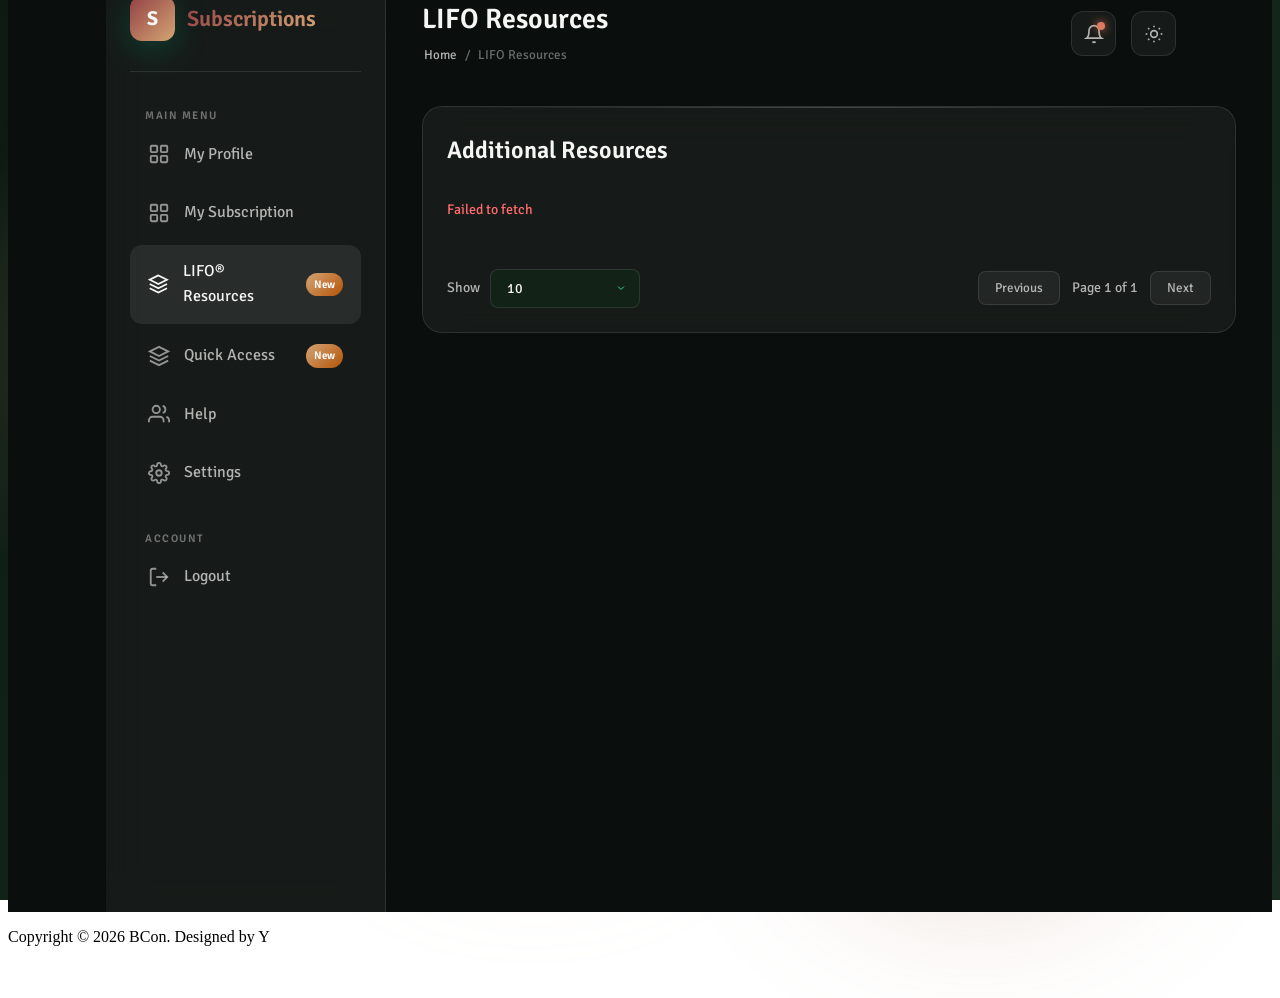
<file: resources.html>
<!DOCTYPE html>
<html lang="en">
<head>
    <meta charset="UTF-8">
    <meta name="viewport" content="width=device-width, initial-scale=1.0">
    <title>Practitioner Page</title>
    <meta name="description" content="3D Glassmorphism Dashboard Template by TemplateMo">
    <link rel="preconnect" href="https://fonts.googleapis.com">
    <link rel="preconnect" href="https://fonts.gstatic.com" crossorigin>

    <link href="https://fonts.googleapis.com/css2?family=Signika:wght@300;400;500;600;700&display=swap" rel="stylesheet">

    <link href="https://fonts.googleapis.com/css2?family=Outfit:wght@300;400;500;600;700&family=Space+Mono:wght@400;700&display=swap" rel="stylesheet">
    <link rel="stylesheet" href="dnn.css">
    <!--

TemplateMo 607 Glass Admin

https://templatemo.com/tm-607-glass-admin

-->
</head>
<body>
    <!-- resources-page enables resources-only sidebar/mobile overrides in dnn.css. -->
    <section class="allwrap resources-page">
    <!-- Animated Background -->
    <div class="background"></div>
    <div class="orb orb-1"></div>
    <div class="orb orb-2"></div>
    <div class="orb orb-3"></div>

    <div class="dashboard">
        <!-- Sidebar -->
        <aside class="sidebar" id="sidebar">
            <div class="sidebar-header">
                <div class="logo">S</div>
                <span class="logo-text">Subscriptions</span>
            </div>

            <ul class="nav-menu">
                <li class="nav-section">
                    <span class="nav-section-title">Main Menu</span>
                    <ul>
                        <li class="nav-item">
                            <a href="https://bconglobal.com/Resources/download/Subscription-Testing-7769489519" class="nav-link">
                                <svg class="nav-icon" viewBox="0 0 24 24" fill="none" stroke="currentColor" stroke-width="2">
                                    <rect x="3" y="3" width="7" height="7" rx="1"/>
                                    <rect x="14" y="3" width="7" height="7" rx="1"/>
                                    <rect x="3" y="14" width="7" height="7" rx="1"/>
                                    <rect x="14" y="14" width="7" height="7" rx="1"/>
                                </svg>
                                My Profile
                            </a>
                        </li>

                        <li class="nav-item">
                            <a href="https://bconglobal.com/Resources/download/Subscription-Testing-7769489519" class="nav-link">
                                <svg class="nav-icon" viewBox="0 0 24 24" fill="none" stroke="currentColor" stroke-width="2">
                                    <rect x="3" y="3" width="7" height="7" rx="1"/>
                                    <rect x="14" y="3" width="7" height="7" rx="1"/>
                                    <rect x="3" y="14" width="7" height="7" rx="1"/>
                                    <rect x="14" y="14" width="7" height="7" rx="1"/>
                                </svg>
                                My Subscription
                            </a>
                        </li>
                        
                        <li class="nav-item">
                            <a href="https://bconglobal.com/Resources/download/Subscription-Testing-7769482345" class="nav-link active">
                                <svg class="nav-icon" viewBox="0 0 24 24" fill="none" stroke="currentColor" stroke-width="2">
                                    <path d="M12 2L2 7l10 5 10-5-10-5z"/>
                                    <path d="M2 17l10 5 10-5"/>
                                    <path d="M2 12l10 5 10-5"/>
                                </svg>
                                LIFO® Resources
                                <span class="nav-badge">New</span>
                            </a>
                        </li>

                        <li class="nav-item">
                            <a href="index.html" class="nav-link">
                                <svg class="nav-icon" viewBox="0 0 24 24" fill="none" stroke="currentColor" stroke-width="2">
                                    <path d="M12 2L2 7l10 5 10-5-10-5z"/>
                                    <path d="M2 17l10 5 10-5"/>
                                    <path d="M2 12l10 5 10-5"/>
                                </svg>
                                Quick Access
                                <span class="nav-badge">New</span>
                            </a>
                        </li>

                        <li class="nav-item">
                            <a href="index.html" class="nav-link">
                                <svg class="nav-icon" viewBox="0 0 24 24" fill="none" stroke="currentColor" stroke-width="2">
                                    <path d="M17 21v-2a4 4 0 0 0-4-4H5a4 4 0 0 0-4 4v2"/>
                                    <circle cx="9" cy="7" r="4"/>
                                    <path d="M23 21v-2a4 4 0 0 0-3-3.87"/>
                                    <path d="M16 3.13a4 4 0 0 1 0 7.75"/>
                                </svg>
                                Help
                            </a>
                        </li>
                        <li class="nav-item">
                            <a href="index.html" class="nav-link">
                                <svg class="nav-icon" viewBox="0 0 24 24" fill="none" stroke="currentColor" stroke-width="2">
                                    <circle cx="12" cy="12" r="3"/>
                                    <path d="M19.4 15a1.65 1.65 0 0 0 .33 1.82l.06.06a2 2 0 0 1 0 2.83 2 2 0 0 1-2.83 0l-.06-.06a1.65 1.65 0 0 0-1.82-.33 1.65 1.65 0 0 0-1 1.51V21a2 2 0 0 1-2 2 2 2 0 0 1-2-2v-.09A1.65 1.65 0 0 0 9 19.4a1.65 1.65 0 0 0-1.82.33l-.06.06a2 2 0 0 1-2.83 0 2 2 0 0 1 0-2.83l.06-.06a1.65 1.65 0 0 0 .33-1.82 1.65 1.65 0 0 0-1.51-1H3a2 2 0 0 1-2-2 2 2 0 0 1 2-2h.09A1.65 1.65 0 0 0 4.6 9a1.65 1.65 0 0 0-.33-1.82l-.06-.06a2 2 0 0 1 0-2.83 2 2 0 0 1 2.83 0l.06.06a1.65 1.65 0 0 0 1.82.33H9a1.65 1.65 0 0 0 1-1.51V3a2 2 0 0 1 2-2 2 2 0 0 1 2 2v.09a1.65 1.65 0 0 0 1 1.51 1.65 1.65 0 0 0 1.82-.33l.06-.06a2 2 0 0 1 2.83 0 2 2 0 0 1 0 2.83l-.06.06a1.65 1.65 0 0 0-.33 1.82V9a1.65 1.65 0 0 0 1.51 1H21a2 2 0 0 1 2 2 2 2 0 0 1-2 2h-.09a1.65 1.65 0 0 0-1.51 1z"/>
                                </svg>
                                Settings
                            </a>
                        </li>
                    </ul>
                </li>

                <li class="nav-section">
                    <span class="nav-section-title">Account</span>
                    <ul>
                        <li class="nav-item">
                            <a href="login.html" class="nav-link">
                                <svg class="nav-icon" viewBox="0 0 24 24" fill="none" stroke="currentColor" stroke-width="2">
                                    <path d="M9 21H5a2 2 0 0 1-2-2V5a2 2 0 0 1 2-2h4"/>
                                    <polyline points="16 17 21 12 16 7"/>
                                    <line x1="21" y1="12" x2="9" y2="12"/>
                                </svg>
                                Logout
                            </a>
                        </li>
                    </ul>
                </li>
            </ul>
        </aside>

        <!-- Main Content -->
        <main class="main-content">
            <!-- Top Navbar -->
            <nav class="navbar">
                <div class="page-header">
                    <h1 class="page-title">LIFO Resources</h1>
                    <div class="page-breadcrumb">
                        <a href="index.html">Home</a>
                        <span>/</span>
                        <span>LIFO Resources</span>
                    </div>
                </div>
                <div class="navbar-right">
                    <button class="nav-btn">
                        <svg viewBox="0 0 24 24" fill="none" stroke="currentColor" stroke-width="2">
                            <path d="M18 8A6 6 0 0 0 6 8c0 7-3 9-3 9h18s-3-2-3-9"/><path d="M13.73 21a2 2 0 0 1-3.46 0"/>
                        </svg>
                        <span class="notification-dot"></span>
                    </button>
                    <button class="nav-btn" id="theme-toggle" title="Toggle Light/Dark Mode">
                        <svg class="icon-sun" viewBox="0 0 24 24" fill="none" stroke="currentColor" stroke-width="2">
                            <circle cx="12" cy="12" r="4"/><path d="M12 2v2"/><path d="M12 20v2"/>
                            <path d="M4.93 4.93l1.41 1.41"/><path d="M17.66 17.66l1.41 1.41"/>
                            <path d="M2 12h2"/><path d="M20 12h2"/>
                            <path d="M6.34 17.66l-1.41 1.41"/><path d="M19.07 4.93l-1.41 1.41"/>
                        </svg>
                        <svg class="icon-moon" viewBox="0 0 24 24" fill="none" stroke="currentColor" stroke-width="2" style="display: none;">
                            <path d="M21 12.79A9 9 0 1 1 11.21 3 7 7 0 0 0 21 12.79z"/>
                        </svg>
                    </button>
                </div>
            </nav>

            <div>
                <div class="glass-card">
                    <div class="settings-tab-content active">
                        <div class="profile-info">
                            <h2>Additional Resources</h2>
                            <br>
                            <!-- resources.js replaces this status text during load / error / download states. -->
                            <div id="resourceSecondaryStatus" style="margin-bottom: 18px; color: var(--text-muted); font-size: 14px;">Loading additional resources...</div>
                            <!-- resources.js renders HubSpot-backed resource cards into this grid. -->
                            <section class="stats-grid additional-resources-grid" id="cards-secondary"></section>
                            <div class="resources-pagination" id="resourcePagination">
                                <div class="resources-pagination-size">
                                    <label for="resourcePageSize">Show</label>
                                    <select class="settings-select resources-page-size" id="resourcePageSize">
                                        <option value="10">10</option>
                                        <option value="20">20</option>
                                    </select>
                                </div>
                                <div class="resources-pagination-nav">
                                    <button class="card-btn" id="resourcePrevPage" type="button">Previous</button>
                                    <span id="resourcePageInfo">Page 1 of 1</span>
                                    <button class="card-btn" id="resourceNextPage" type="button">Next</button>
                                </div>
                            </div>
                        </div>
                    </div>
                </div>
            </div>
        </main>
    </div>

    <!-- Mobile Menu Toggle -->
    <button class="mobile-menu-toggle">
        <svg viewBox="0 0 24 24" fill="none" stroke="currentColor" stroke-width="2">
            <line x1="3" y1="12" x2="21" y2="12"/><line x1="3" y1="6" x2="21" y2="6"/><line x1="3" y1="18" x2="21" y2="18"/>
        </svg>
    </button>

    </section>

    <!-- Footer -->
    <footer class="site-footer">
        <p>Copyright © 2026 BCon. Designed by Y</p>
    </footer>

    <!-- resources.js contains the page-specific theme, pagination, and HubSpot resource loading logic. -->
    <script src="resources.js" defer></script>
    <!-- TemplateMo 607 Glass Admin -->
</body>
</html>
</file>
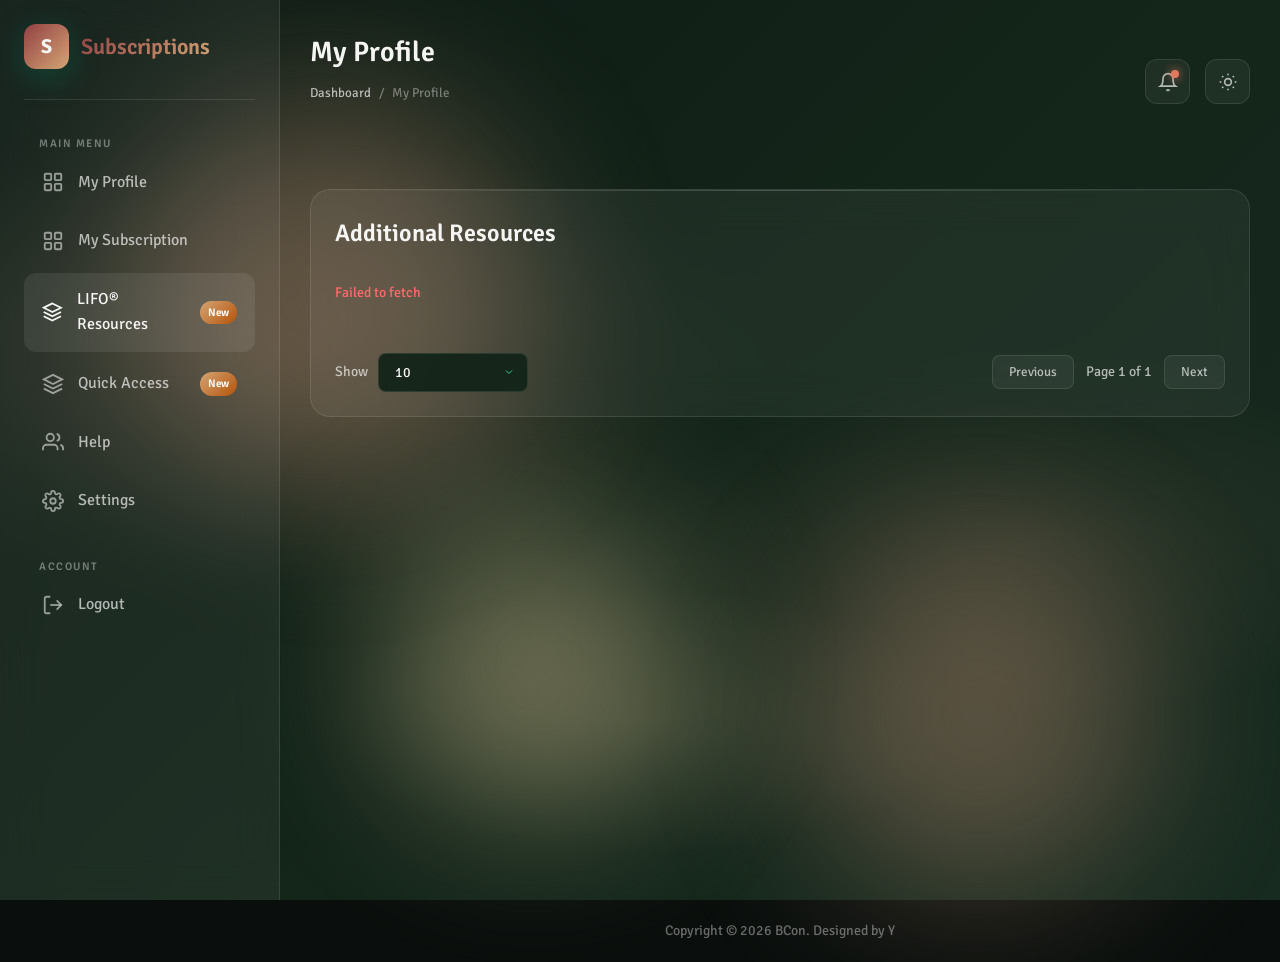
<file: resourcesorig.html>
<!DOCTYPE html>
<html lang="en">
<head>
    <meta charset="UTF-8">
    <meta name="viewport" content="width=device-width, initial-scale=1.0">
    <title>Practitioner Page</title>
    <meta name="description" content="3D Glassmorphism Dashboard Template by TemplateMo">
    <link rel="preconnect" href="https://fonts.googleapis.com">
    <link rel="preconnect" href="https://fonts.gstatic.com" crossorigin>

    <link href="https://fonts.googleapis.com/css2?family=Signika:wght@300;400;500;600;700&display=swap" rel="stylesheet">

    <link href="https://fonts.googleapis.com/css2?family=Outfit:wght@300;400;500;600;700&family=Space+Mono:wght@400;700&display=swap" rel="stylesheet">
    <link rel="stylesheet" href="templatemo-glass-admin-style.core.css">
    <!--

TemplateMo 607 Glass Admin

https://templatemo.com/tm-607-glass-admin

-->
</head>
<body>
    <!-- Animated Background -->
    <div class="background"></div>
    <div class="orb orb-1"></div>
    <div class="orb orb-2"></div>
    <div class="orb orb-3"></div>

    <div class="dashboard">
        <!-- Sidebar -->
        <aside class="sidebar" id="sidebar">
            <div class="sidebar-header">
                <div class="logo">S</div>
                <span class="logo-text">Subscriptions</span>
            </div>

            <ul class="nav-menu">
                <li class="nav-section">
                    <span class="nav-section-title">Main Menu</span>
                    <ul>
                        <li class="nav-item">
                            <a href="index.html" class="nav-link">
                                <svg class="nav-icon" viewBox="0 0 24 24" fill="none" stroke="currentColor" stroke-width="2">
                                    <rect x="3" y="3" width="7" height="7" rx="1"/>
                                    <rect x="14" y="3" width="7" height="7" rx="1"/>
                                    <rect x="3" y="14" width="7" height="7" rx="1"/>
                                    <rect x="14" y="14" width="7" height="7" rx="1"/>
                                </svg>
                                My Profile
                            </a>
                        </li>

                        <li class="nav-item">
                            <a href="index.html" class="nav-link">
                                <svg class="nav-icon" viewBox="0 0 24 24" fill="none" stroke="currentColor" stroke-width="2">
                                    <rect x="3" y="3" width="7" height="7" rx="1"/>
                                    <rect x="14" y="3" width="7" height="7" rx="1"/>
                                    <rect x="3" y="14" width="7" height="7" rx="1"/>
                                    <rect x="14" y="14" width="7" height="7" rx="1"/>
                                </svg>
                                My Subscription
                            </a>
                        </li>
                        
                        <li class="nav-item">
                            <a href="resources.html" class="nav-link active">
                                <svg class="nav-icon" viewBox="0 0 24 24" fill="none" stroke="currentColor" stroke-width="2">
                                    <path d="M12 2L2 7l10 5 10-5-10-5z"/>
                                    <path d="M2 17l10 5 10-5"/>
                                    <path d="M2 12l10 5 10-5"/>
                                </svg>
                                LIFO® Resources
                                <span class="nav-badge">New</span>
                            </a>
                        </li>

                        <li class="nav-item">
                            <a href="index.html" class="nav-link">
                                <svg class="nav-icon" viewBox="0 0 24 24" fill="none" stroke="currentColor" stroke-width="2">
                                    <path d="M12 2L2 7l10 5 10-5-10-5z"/>
                                    <path d="M2 17l10 5 10-5"/>
                                    <path d="M2 12l10 5 10-5"/>
                                </svg>
                                Quick Access
                                <span class="nav-badge">New</span>
                            </a>
                        </li>

                        <li class="nav-item">
                            <a href="index.html" class="nav-link">
                                <svg class="nav-icon" viewBox="0 0 24 24" fill="none" stroke="currentColor" stroke-width="2">
                                    <path d="M17 21v-2a4 4 0 0 0-4-4H5a4 4 0 0 0-4 4v2"/>
                                    <circle cx="9" cy="7" r="4"/>
                                    <path d="M23 21v-2a4 4 0 0 0-3-3.87"/>
                                    <path d="M16 3.13a4 4 0 0 1 0 7.75"/>
                                </svg>
                                Help
                            </a>
                        </li>
                        <li class="nav-item">
                            <a href="index.html" class="nav-link">
                                <svg class="nav-icon" viewBox="0 0 24 24" fill="none" stroke="currentColor" stroke-width="2">
                                    <circle cx="12" cy="12" r="3"/>
                                    <path d="M19.4 15a1.65 1.65 0 0 0 .33 1.82l.06.06a2 2 0 0 1 0 2.83 2 2 0 0 1-2.83 0l-.06-.06a1.65 1.65 0 0 0-1.82-.33 1.65 1.65 0 0 0-1 1.51V21a2 2 0 0 1-2 2 2 2 0 0 1-2-2v-.09A1.65 1.65 0 0 0 9 19.4a1.65 1.65 0 0 0-1.82.33l-.06.06a2 2 0 0 1-2.83 0 2 2 0 0 1 0-2.83l.06-.06a1.65 1.65 0 0 0 .33-1.82 1.65 1.65 0 0 0-1.51-1H3a2 2 0 0 1-2-2 2 2 0 0 1 2-2h.09A1.65 1.65 0 0 0 4.6 9a1.65 1.65 0 0 0-.33-1.82l-.06-.06a2 2 0 0 1 0-2.83 2 2 0 0 1 2.83 0l.06.06a1.65 1.65 0 0 0 1.82.33H9a1.65 1.65 0 0 0 1-1.51V3a2 2 0 0 1 2-2 2 2 0 0 1 2 2v.09a1.65 1.65 0 0 0 1 1.51 1.65 1.65 0 0 0 1.82-.33l.06-.06a2 2 0 0 1 2.83 0 2 2 0 0 1 0 2.83l-.06.06a1.65 1.65 0 0 0-.33 1.82V9a1.65 1.65 0 0 0 1.51 1H21a2 2 0 0 1 2 2 2 2 0 0 1-2 2h-.09a1.65 1.65 0 0 0-1.51 1z"/>
                                </svg>
                                Settings
                            </a>
                        </li>
                    </ul>
                </li>

                <li class="nav-section">
                    <span class="nav-section-title">Account</span>
                    <ul>
                        <li class="nav-item">
                            <a href="login.html" class="nav-link">
                                <svg class="nav-icon" viewBox="0 0 24 24" fill="none" stroke="currentColor" stroke-width="2">
                                    <path d="M9 21H5a2 2 0 0 1-2-2V5a2 2 0 0 1 2-2h4"/>
                                    <polyline points="16 17 21 12 16 7"/>
                                    <line x1="21" y1="12" x2="9" y2="12"/>
                                </svg>
                                Logout
                            </a>
                        </li>
                    </ul>
                </li>
            </ul>
        </aside>

        <!-- Main Content -->
        <main class="main-content">
            <!-- Top Navbar -->
            <nav class="navbar">
                <div class="page-header">
                    <h1 class="page-title">My Profile</h1>
                    <div class="page-breadcrumb">
                        <a href="index.html">Dashboard</a>
                        <span>/</span>
                        <span>My Profile</span>
                    </div>
                </div>
                <div class="navbar-right">
                    <button class="nav-btn">
                        <svg viewBox="0 0 24 24" fill="none" stroke="currentColor" stroke-width="2">
                            <path d="M18 8A6 6 0 0 0 6 8c0 7-3 9-3 9h18s-3-2-3-9"/><path d="M13.73 21a2 2 0 0 1-3.46 0"/>
                        </svg>
                        <span class="notification-dot"></span>
                    </button>
                    <button class="nav-btn" id="theme-toggle" title="Toggle Light/Dark Mode">
                        <svg class="icon-sun" viewBox="0 0 24 24" fill="none" stroke="currentColor" stroke-width="2">
                            <circle cx="12" cy="12" r="4"/><path d="M12 2v2"/><path d="M12 20v2"/>
                            <path d="M4.93 4.93l1.41 1.41"/><path d="M17.66 17.66l1.41 1.41"/>
                            <path d="M2 12h2"/><path d="M20 12h2"/>
                            <path d="M6.34 17.66l-1.41 1.41"/><path d="M19.07 4.93l-1.41 1.41"/>
                        </svg>
                        <svg class="icon-moon" viewBox="0 0 24 24" fill="none" stroke="currentColor" stroke-width="2" style="display: none;">
                            <path d="M21 12.79A9 9 0 1 1 11.21 3 7 7 0 0 0 21 12.79z"/>
                        </svg>
                    </button>
                </div>
            </nav>

            <!-- Settings Content -->
            <div class=" ">
                <!-- Settings Navigation -->
              

                <!-- Settings Content -->
                <div class="glass-card hidden-resources-box">

                    <div class="settings-tab-content active" id="tab-profile">
                        <div class="profile-info">
                                <h2>LIFO Resources</h2>
                                <br>
                                <section class="stats-grid" id="cards">
                                    <div class="glass-card glass-card-3d stat-card">
                                        <div class="stat-card-inner">
                                            <div class="stat-info">
                                                <div>
                                                    <h3>LIFO Core Program</h3>
                                                    <div class="">L301</div>

                                                    <div class="stat-value">LIFO Communication Slide</div>
                                                    <span class="stat-change positive">
                                                        Download
                                                    </span>
                                                </div>
                                            </div>
                                            <div class="stat-icon cyan">
                                                 <div class="thumbnail">
                                                    <img class="thumbnailsub" src="img/L301US_2022_05_COMBINED_thumbnail.png">
                                                 </div>
                                            </div>
                                        </div>
                                    </div>

                                    <div class="glass-card glass-card-3d stat-card">
                                        <div class="stat-card-inner">
                                            <div class="stat-info">
                                                <div>
                                                    <h3>LIFO Core Program</h3>
                                                    <div class="">L302</div>

                                                    <div class="stat-value">LIFO Compatibility Slide</div>
                                                    <span class="stat-change positive">
                                                        Download
                                                    </span>
                                                </div>
                                            </div>
                                            <div class="stat-icon cyan">
                                                 <div class="thumbnail">
                                                    <img class="thumbnailsub" src="img/L301US_2022_05_COMBINED_thumbnail.png">
                                                 </div>
                                            </div>
                                        </div>
                                    </div>

                                    <div class="glass-card glass-card-3d stat-card">
                                        <div class="stat-card-inner">
                                            <div class="stat-info">
                                                <div>
                                                    <h3>LIFO Core Program</h3>
                                                    <div class="">L401</div>

                                                    <div class="stat-value">LIFO Strength Feedback Chart (random)</div>
                                                    <span class="stat-change positive">
                                                        Download
                                                    </span>
                                                </div>
                                            </div>
                                            <div class="stat-icon cyan">
                                                 <div class="thumbnail">
                                                    <img class="thumbnailsub" src="img/press2.png">
                                                 </div>
                                            </div>
                                        </div>
                                    </div>

                                    <div class="glass-card glass-card-3d stat-card">
                                        <div class="stat-card-inner">
                                            <div class="stat-info">
                                                <div>
                                                    <h3>LIFO Core Program</h3>
                                                    <div class="">L407</div>

                                                    <div class="stat-value">Strength Feedback Chart (Alpha)</div>
                                                    <span class="stat-change positive">
                                                        Download
                                                    </span>
                                                </div>
                                            </div>
                                            <div class="stat-icon cyan">
                                                 <div class="thumbnail">
                                                    <img class="thumbnailsub" src="img/press1.png">
                                                 </div>
                                            </div>
                                        </div>
                                    </div>
                                    
                                    <!-- <div class="glass-card glass-card-3d stat-card">
                                        <div class="stat-card-inner">
                                            <div class="stat-info">
                                                <h3>Total Revenue</h3>
                                                <div class="stat-value">$84,254</div>
                                                <span class="stat-change positive">
                                                    <svg width="14" height="14" viewBox="0 0 24 24" fill="none" stroke="currentColor" stroke-width="2"><polyline points="23 6 13.5 15.5 8.5 10.5 1 18"/></svg>
                                                    +12.5%
                                                </span>
                                            </div>
                                            <div class="stat-icon cyan">
                                                <svg viewBox="0 0 24 24" fill="none" stroke="var(--emerald-light)" stroke-width="2">
                                                    <line x1="12" y1="1" x2="12" y2="23"/><path d="M17 5H9.5a3.5 3.5 0 0 0 0 7h5a3.5 3.5 0 0 1 0 7H6"/>
                                                </svg>
                                            </div>
                                        </div>
                                    </div> -->
                                    

                                    <div class="glass-card glass-card-3d stat-card">
                                        <div class="stat-card-inner">
                                            <div class="stat-info">
                                                <div>
                                                    <h3>LIFO Core Program</h3>
                                                    <div class="">L301</div>

                                                    <div class="stat-value">LIFO Communication Slide</div>
                                                    <span class="stat-change positive">
                                                        Download
                                                    </span>
                                                </div>
                                            </div>
                                            <div class="stat-icon cyan">
                                                 <div class="thumbnail">
                                                    <img class="thumbnailsub" src="img/L301US_2022_05_COMBINED_thumbnail.png">
                                                 </div>
                                            </div>
                                        </div>
                                    </div>

                                    <div class="glass-card glass-card-3d stat-card">
                                        <div class="stat-card-inner">
                                            <div class="stat-info">
                                                <div>
                                                    <h3>LIFO Core Program</h3>
                                                    <div class="">L302</div>

                                                    <div class="stat-value">LIFO Compatibility Slide</div>
                                                    <span class="stat-change positive">
                                                        Download
                                                    </span>
                                                </div>
                                            </div>
                                            <div class="stat-icon cyan">
                                                 <div class="thumbnail">
                                                    <img class="thumbnailsub" src="img/L301US_2022_05_COMBINED_thumbnail.png">
                                                 </div>
                                            </div>
                                        </div>
                                    </div>

                                    <div class="glass-card glass-card-3d stat-card">
                                        <div class="stat-card-inner">
                                            <div class="stat-info">
                                                <div>
                                                    <h3>LIFO Core Program</h3>
                                                    <div class="">L401</div>

                                                    <div class="stat-value">LIFO Strength Feedback Chart (random)</div>
                                                    <span class="stat-change positive">
                                                        Download
                                                    </span>
                                                </div>
                                            </div>
                                            <div class="stat-icon cyan">
                                                 <div class="thumbnail">
                                                    <img class="thumbnailsub" src="img/press2.png">
                                                 </div>
                                            </div>
                                        </div>
                                    </div>

                                    <div class="glass-card glass-card-3d stat-card">
                                        <div class="stat-card-inner">
                                            <div class="stat-info">
                                                <div>
                                                    <h3>LIFO Core Program</h3>
                                                    <div class="">L407</div>

                                                    <div class="stat-value">Strength Feedback Chart (Alpha)</div>
                                                    <span class="stat-change positive">
                                                        Download
                                                    </span>
                                                </div>
                                            </div>
                                            <div class="stat-icon cyan">
                                                 <div class="thumbnail">
                                                    <img class="thumbnailsub" src="img/press1.png">
                                                 </div>
                                            </div>
                                        </div>
                                    </div>
                                    
                                    <!-- <div class="glass-card glass-card-3d stat-card">
                                        <div class="stat-card-inner">
                                            <div class="stat-info">
                                                <h3>Total Revenue</h3>
                                                <div class="stat-value">$84,254</div>
                                                <span class="stat-change positive">
                                                    <svg width="14" height="14" viewBox="0 0 24 24" fill="none" stroke="currentColor" stroke-width="2"><polyline points="23 6 13.5 15.5 8.5 10.5 1 18"/></svg>
                                                    +12.5%
                                                </span>
                                            </div>
                                            <div class="stat-icon cyan">
                                                <svg viewBox="0 0 24 24" fill="none" stroke="var(--emerald-light)" stroke-width="2">
                                                    <line x1="12" y1="1" x2="12" y2="23"/><path d="M17 5H9.5a3.5 3.5 0 0 0 0 7h5a3.5 3.5 0 0 1 0 7H6"/>
                                                </svg>
                                            </div>
                                        </div>
                                    </div> -->

                                    <div class="glass-card glass-card-3d stat-card">
                                        <div class="stat-card-inner">
                                            <div class="stat-info">
                                                <div>
                                                    <h3>LIFO Core Program</h3>
                                                    <div class="">L301</div>

                                                    <div class="stat-value">LIFO Communication Slide</div>
                                                    <span class="stat-change positive">
                                                        Download
                                                    </span>
                                                </div>
                                            </div>
                                            <div class="stat-icon cyan">
                                                 <div class="thumbnail">
                                                    <img class="thumbnailsub" src="img/L301US_2022_05_COMBINED_thumbnail.png">
                                                 </div>
                                            </div>
                                        </div>
                                    </div>

                                    <div class="glass-card glass-card-3d stat-card">
                                        <div class="stat-card-inner">
                                            <div class="stat-info">
                                                <div>
                                                    <h3>LIFO Core Program</h3>
                                                    <div class="">L302</div>

                                                    <div class="stat-value">LIFO Compatibility Slide</div>
                                                    <span class="stat-change positive">
                                                        Download
                                                    </span>
                                                </div>
                                            </div>
                                            <div class="stat-icon cyan">
                                                 <div class="thumbnail">
                                                    <img class="thumbnailsub" src="img/L301US_2022_05_COMBINED_thumbnail.png">
                                                 </div>
                                            </div>
                                        </div>
                                    </div>

                                    <div class="glass-card glass-card-3d stat-card">
                                        <div class="stat-card-inner">
                                            <div class="stat-info">
                                                <div>
                                                    <h3>LIFO Core Program</h3>
                                                    <div class="">L401</div>

                                                    <div class="stat-value">LIFO Strength Feedback Chart (random)</div>
                                                    <span class="stat-change positive">
                                                        Download
                                                    </span>
                                                </div>
                                            </div>
                                            <div class="stat-icon cyan">
                                                 <div class="thumbnail">
                                                    <img class="thumbnailsub" src="img/press2.png">
                                                 </div>
                                            </div>
                                        </div>
                                    </div>

                                    <div class="glass-card glass-card-3d stat-card">
                                        <div class="stat-card-inner">
                                            <div class="stat-info">
                                                <div>
                                                    <h3>LIFO Core Program</h3>
                                                    <div class="">L407</div>

                                                    <div class="stat-value">Strength Feedback Chart (Alpha)</div>
                                                    <span class="stat-change positive">
                                                        Download
                                                    </span>
                                                </div>
                                            </div>
                                            <div class="stat-icon cyan">
                                                 <div class="thumbnail">
                                                    <img class="thumbnailsub" src="img/press1.png">
                                                 </div>
                                            </div>
                                        </div>
                                    </div>
                                    
                                    <!-- <div class="glass-card glass-card-3d stat-card">
                                        <div class="stat-card-inner">
                                            <div class="stat-info">
                                                <h3>Total Revenue</h3>
                                                <div class="stat-value">$84,254</div>
                                                <span class="stat-change positive">
                                                    <svg width="14" height="14" viewBox="0 0 24 24" fill="none" stroke="currentColor" stroke-width="2"><polyline points="23 6 13.5 15.5 8.5 10.5 1 18"/></svg>
                                                    +12.5%
                                                </span>
                                            </div>
                                            <div class="stat-icon cyan">
                                                <svg viewBox="0 0 24 24" fill="none" stroke="var(--emerald-light)" stroke-width="2">
                                                    <line x1="12" y1="1" x2="12" y2="23"/><path d="M17 5H9.5a3.5 3.5 0 0 0 0 7h5a3.5 3.5 0 0 1 0 7H6"/>
                                                </svg>
                                            </div>
                                        </div>
                                    </div> -->
                                    
                                </section>

                               
                                <script src="cards.js" defer></script>

                        </div>

                         
                    </div>
                </div>
                <br>

                <div class="glass-card">
                    <div class="settings-tab-content active">
                        <div class="profile-info">
                            <h2>Additional Resources</h2>
                            <br>
                            <div id="resourceSecondaryStatus" style="margin-bottom: 18px; color: var(--text-muted); font-size: 14px;">Loading additional resources...</div>
                            <section class="stats-grid additional-resources-grid" id="cards-secondary"></section>
                            <div class="resources-pagination" id="resourcePagination">
                                <div class="resources-pagination-size">
                                    <label for="resourcePageSize">Show</label>
                                    <select class="settings-select resources-page-size" id="resourcePageSize">
                                        <option value="10">10</option>
                                        <option value="20">20</option>
                                    </select>
                                </div>
                                <div class="resources-pagination-nav">
                                    <button class="card-btn" id="resourcePrevPage" type="button">Previous</button>
                                    <span id="resourcePageInfo">Page 1 of 1</span>
                                    <button class="card-btn" id="resourceNextPage" type="button">Next</button>
                                </div>
                            </div>
                        </div>
                    </div>
                </div>

                <br>
                
                </div>
            </div>
        </main>
    </div>

    <!-- Mobile Menu Toggle -->
    <button class="mobile-menu-toggle">
        <svg viewBox="0 0 24 24" fill="none" stroke="currentColor" stroke-width="2">
            <line x1="3" y1="12" x2="21" y2="12"/><line x1="3" y1="6" x2="21" y2="6"/><line x1="3" y1="18" x2="21" y2="18"/>
        </svg>
    </button>

    <!-- Footer -->
    <footer class="site-footer">
        <p>Copyright © 2026 BCon. Designed by Y</p>
    </footer>

    <script src="templatemo-glass-admin-script.js"></script>
    <!-- TemplateMo 607 Glass Admin -->
</body>
</html>
</file>
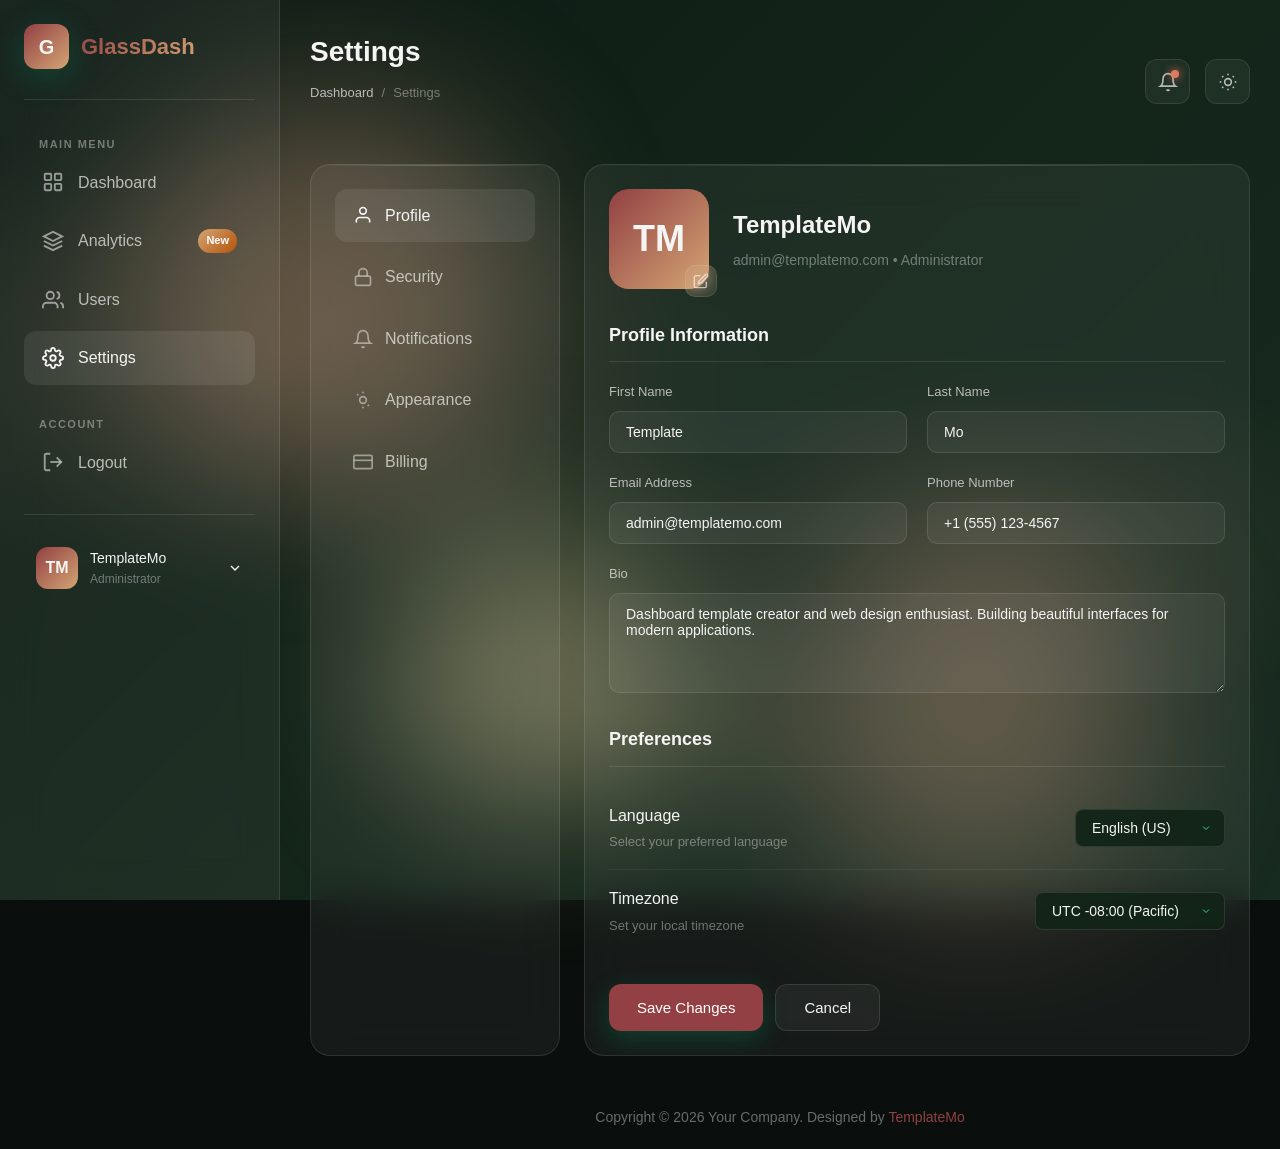
<file: settings.html>
<!DOCTYPE html>
<html lang="en">
<head>
    <meta charset="UTF-8">
    <meta name="viewport" content="width=device-width, initial-scale=1.0">
    <title>Settings - 3D Glassmorphism Dashboard</title>
    <meta name="description" content="3D Glassmorphism Dashboard Template by TemplateMo">
    <link rel="preconnect" href="https://fonts.googleapis.com">
    <link rel="preconnect" href="https://fonts.gstatic.com" crossorigin>
    <link href="https://fonts.googleapis.com/css2?family=Outfit:wght@300;400;500;600;700&family=Space+Mono:wght@400;700&display=swap" rel="stylesheet">
    <link rel="stylesheet" href="templatemo-glass-admin-style.css">
    <!--

TemplateMo 607 Glass Admin

https://templatemo.com/tm-607-glass-admin

-->
</head>
<body>
    <!-- Animated Background -->
    <div class="background"></div>
    <div class="orb orb-1"></div>
    <div class="orb orb-2"></div>
    <div class="orb orb-3"></div>

    <div class="dashboard">
        <!-- Sidebar -->
        <aside class="sidebar" id="sidebar">
            <div class="sidebar-header">
                <div class="logo">G</div>
                <span class="logo-text">GlassDash</span>
            </div>

            <ul class="nav-menu">
                <li class="nav-section">
                    <span class="nav-section-title">Main Menu</span>
                    <ul>
                        <li class="nav-item">
                            <a href="index.html" class="nav-link">
                                <svg class="nav-icon" viewBox="0 0 24 24" fill="none" stroke="currentColor" stroke-width="2">
                                    <rect x="3" y="3" width="7" height="7" rx="1"/><rect x="14" y="3" width="7" height="7" rx="1"/>
                                    <rect x="3" y="14" width="7" height="7" rx="1"/><rect x="14" y="14" width="7" height="7" rx="1"/>
                                </svg>
                                Dashboard
                            </a>
                        </li>
                        <li class="nav-item">
                            <a href="analytics.html" class="nav-link">
                                <svg class="nav-icon" viewBox="0 0 24 24" fill="none" stroke="currentColor" stroke-width="2">
                                    <path d="M12 2L2 7l10 5 10-5-10-5z"/><path d="M2 17l10 5 10-5"/><path d="M2 12l10 5 10-5"/>
                                </svg>
                                Analytics
                                <span class="nav-badge">New</span>
                            </a>
                        </li>
                        <li class="nav-item">
                            <a href="users.html" class="nav-link">
                                <svg class="nav-icon" viewBox="0 0 24 24" fill="none" stroke="currentColor" stroke-width="2">
                                    <path d="M17 21v-2a4 4 0 0 0-4-4H5a4 4 0 0 0-4 4v2"/><circle cx="9" cy="7" r="4"/>
                                    <path d="M23 21v-2a4 4 0 0 0-3-3.87"/><path d="M16 3.13a4 4 0 0 1 0 7.75"/>
                                </svg>
                                Users
                            </a>
                        </li>
                        <li class="nav-item">
                            <a href="settings.html" class="nav-link active">
                                <svg class="nav-icon" viewBox="0 0 24 24" fill="none" stroke="currentColor" stroke-width="2">
                                    <circle cx="12" cy="12" r="3"/>
                                    <path d="M19.4 15a1.65 1.65 0 0 0 .33 1.82l.06.06a2 2 0 0 1 0 2.83 2 2 0 0 1-2.83 0l-.06-.06a1.65 1.65 0 0 0-1.82-.33 1.65 1.65 0 0 0-1 1.51V21a2 2 0 0 1-2 2 2 2 0 0 1-2-2v-.09A1.65 1.65 0 0 0 9 19.4a1.65 1.65 0 0 0-1.82.33l-.06.06a2 2 0 0 1-2.83 0 2 2 0 0 1 0-2.83l.06-.06a1.65 1.65 0 0 0 .33-1.82 1.65 1.65 0 0 0-1.51-1H3a2 2 0 0 1-2-2 2 2 0 0 1 2-2h.09A1.65 1.65 0 0 0 4.6 9a1.65 1.65 0 0 0-.33-1.82l-.06-.06a2 2 0 0 1 0-2.83 2 2 0 0 1 2.83 0l.06.06a1.65 1.65 0 0 0 1.82.33H9a1.65 1.65 0 0 0 1-1.51V3a2 2 0 0 1 2-2 2 2 0 0 1 2 2v.09a1.65 1.65 0 0 0 1 1.51 1.65 1.65 0 0 0 1.82-.33l.06-.06a2 2 0 0 1 2.83 0 2 2 0 0 1 0 2.83l-.06.06a1.65 1.65 0 0 0-.33 1.82V9a1.65 1.65 0 0 0 1.51 1H21a2 2 0 0 1 2 2 2 2 0 0 1-2 2h-.09a1.65 1.65 0 0 0-1.51 1z"/>
                                </svg>
                                Settings
                            </a>
                        </li>
                    </ul>
                </li>

                <li class="nav-section">
                    <span class="nav-section-title">Account</span>
                    <ul>
                        <li class="nav-item">
                            <a href="login.html" class="nav-link">
                                <svg class="nav-icon" viewBox="0 0 24 24" fill="none" stroke="currentColor" stroke-width="2">
                                    <path d="M9 21H5a2 2 0 0 1-2-2V5a2 2 0 0 1 2-2h4"/>
                                    <polyline points="16 17 21 12 16 7"/><line x1="21" y1="12" x2="9" y2="12"/>
                                </svg>
                                Logout
                            </a>
                        </li>
                    </ul>
                </li>
            </ul>

            <div class="sidebar-footer">
                <div class="user-profile">
                    <div class="user-avatar">TM</div>
                    <div class="user-info">
                        <div class="user-name">TemplateMo</div>
                        <div class="user-role">Administrator</div>
                    </div>
                    <svg width="16" height="16" viewBox="0 0 24 24" fill="none" stroke="currentColor" stroke-width="2">
                        <polyline points="6 9 12 15 18 9"/>
                    </svg>
                </div>
            </div>
        </aside>

        <!-- Main Content -->
        <main class="main-content">
            <!-- Top Navbar -->
            <nav class="navbar">
                <div class="page-header">
                    <h1 class="page-title">Settings</h1>
                    <div class="page-breadcrumb">
                        <a href="index.html">Dashboard</a>
                        <span>/</span>
                        <span>Settings</span>
                    </div>
                </div>
                <div class="navbar-right">
                    <button class="nav-btn">
                        <svg viewBox="0 0 24 24" fill="none" stroke="currentColor" stroke-width="2">
                            <path d="M18 8A6 6 0 0 0 6 8c0 7-3 9-3 9h18s-3-2-3-9"/><path d="M13.73 21a2 2 0 0 1-3.46 0"/>
                        </svg>
                        <span class="notification-dot"></span>
                    </button>
                    <button class="nav-btn" id="theme-toggle" title="Toggle Light/Dark Mode">
                        <svg class="icon-sun" viewBox="0 0 24 24" fill="none" stroke="currentColor" stroke-width="2">
                            <circle cx="12" cy="12" r="4"/><path d="M12 2v2"/><path d="M12 20v2"/>
                            <path d="M4.93 4.93l1.41 1.41"/><path d="M17.66 17.66l1.41 1.41"/>
                            <path d="M2 12h2"/><path d="M20 12h2"/>
                            <path d="M6.34 17.66l-1.41 1.41"/><path d="M19.07 4.93l-1.41 1.41"/>
                        </svg>
                        <svg class="icon-moon" viewBox="0 0 24 24" fill="none" stroke="currentColor" stroke-width="2" style="display: none;">
                            <path d="M21 12.79A9 9 0 1 1 11.21 3 7 7 0 0 0 21 12.79z"/>
                        </svg>
                    </button>
                </div>
            </nav>

            <!-- Settings Content -->
            <div class="settings-grid">
                <!-- Settings Navigation -->
                <div class="glass-card settings-nav-card">
                    <ul class="settings-nav">
                        <li class="settings-nav-item">
                            <a href="#" class="settings-nav-link active" data-tab="profile">
                                <svg viewBox="0 0 24 24" fill="none" stroke="currentColor" stroke-width="2">
                                    <path d="M20 21v-2a4 4 0 0 0-4-4H8a4 4 0 0 0-4 4v2"/><circle cx="12" cy="7" r="4"/>
                                </svg>
                                Profile
                            </a>
                        </li>
                        <li class="settings-nav-item">
                            <a href="#" class="settings-nav-link" data-tab="security">
                                <svg viewBox="0 0 24 24" fill="none" stroke="currentColor" stroke-width="2">
                                    <rect x="3" y="11" width="18" height="11" rx="2"/><path d="M7 11V7a5 5 0 0 1 10 0v4"/>
                                </svg>
                                Security
                            </a>
                        </li>
                        <li class="settings-nav-item">
                            <a href="#" class="settings-nav-link" data-tab="notifications">
                                <svg viewBox="0 0 24 24" fill="none" stroke="currentColor" stroke-width="2">
                                    <path d="M18 8A6 6 0 0 0 6 8c0 7-3 9-3 9h18s-3-2-3-9"/><path d="M13.73 21a2 2 0 0 1-3.46 0"/>
                                </svg>
                                Notifications
                            </a>
                        </li>
                        <li class="settings-nav-item">
                            <a href="#" class="settings-nav-link" data-tab="appearance">
                                <svg viewBox="0 0 24 24" fill="none" stroke="currentColor" stroke-width="2">
                                    <circle cx="12" cy="12" r="4"/><path d="M12 2v2"/><path d="M12 20v2"/>
                                    <path d="M4.93 4.93l1.41 1.41"/><path d="M17.66 17.66l1.41 1.41"/>
                                </svg>
                                Appearance
                            </a>
                        </li>
                        <li class="settings-nav-item">
                            <a href="#" class="settings-nav-link" data-tab="billing">
                                <svg viewBox="0 0 24 24" fill="none" stroke="currentColor" stroke-width="2">
                                    <rect x="1" y="4" width="22" height="16" rx="2"/><line x1="1" y1="10" x2="23" y2="10"/>
                                </svg>
                                Billing
                            </a>
                        </li>
                    </ul>
                </div>

                <!-- Settings Content -->
                <div class="glass-card">
                    <!-- Profile Tab -->
                    <div class="settings-tab-content active" id="tab-profile">
                        <div class="profile-header">
                            <div class="profile-avatar-large">
                                TM
                                <div class="profile-avatar-edit">
                                    <svg viewBox="0 0 24 24" fill="none" stroke="currentColor" stroke-width="2">
                                        <path d="M11 4H4a2 2 0 0 0-2 2v14a2 2 0 0 0 2 2h14a2 2 0 0 0 2-2v-7"/>
                                        <path d="M18.5 2.5a2.121 2.121 0 0 1 3 3L12 15l-4 1 1-4 9.5-9.5z"/>
                                    </svg>
                                </div>
                            </div>
                            <div class="profile-info">
                                <h2>TemplateMo</h2>
                                <p>admin@templatemo.com • Administrator</p>
                            </div>
                        </div>

                        <div class="settings-section">
                            <h3 class="settings-section-title">Profile Information</h3>
                            <div class="form-grid">
                                <div class="form-group-settings">
                                    <label>First Name</label>
                                    <input type="text" value="Template">
                                </div>
                                <div class="form-group-settings">
                                    <label>Last Name</label>
                                    <input type="text" value="Mo">
                                </div>
                                <div class="form-group-settings">
                                    <label>Email Address</label>
                                    <input type="email" value="admin@templatemo.com">
                                </div>
                                <div class="form-group-settings">
                                    <label>Phone Number</label>
                                    <input type="tel" value="+1 (555) 123-4567">
                                </div>
                                <div class="form-group-settings full-width">
                                    <label>Bio</label>
                                    <textarea>Dashboard template creator and web design enthusiast. Building beautiful interfaces for modern applications.</textarea>
                                </div>
                            </div>
                        </div>

                        <div class="settings-section">
                            <h3 class="settings-section-title">Preferences</h3>
                            <div class="settings-row">
                                <div class="settings-label">
                                    <span class="settings-label-title">Language</span>
                                    <span class="settings-label-desc">Select your preferred language</span>
                                </div>
                                <select class="settings-select">
                                    <option>English (US)</option>
                                    <option>English (UK)</option>
                                    <option>Spanish</option>
                                    <option>French</option>
                                    <option>German</option>
                                </select>
                            </div>
                            <div class="settings-row">
                                <div class="settings-label">
                                    <span class="settings-label-title">Timezone</span>
                                    <span class="settings-label-desc">Set your local timezone</span>
                                </div>
                                <select class="settings-select">
                                    <option>UTC -08:00 (Pacific)</option>
                                    <option>UTC -05:00 (Eastern)</option>
                                    <option>UTC +00:00 (London)</option>
                                    <option>UTC +01:00 (Berlin)</option>
                                    <option>UTC +09:00 (Tokyo)</option>
                                </select>
                            </div>
                        </div>

                        <div class="btn-group">
                            <button class="btn btn-primary" style="width: auto;">Save Changes</button>
                            <button class="btn btn-secondary" style="width: auto;">Cancel</button>
                        </div>
                    </div>

                    <!-- Security Tab -->
                    <div class="settings-tab-content" id="tab-security">
                        <div class="settings-section">
                            <h3 class="settings-section-title">Change Password</h3>
                            <div class="form-grid">
                                <div class="form-group-settings full-width">
                                    <label>Current Password</label>
                                    <input type="password" placeholder="Enter current password">
                                </div>
                                <div class="form-group-settings">
                                    <label>New Password</label>
                                    <input type="password" placeholder="Enter new password">
                                </div>
                                <div class="form-group-settings">
                                    <label>Confirm New Password</label>
                                    <input type="password" placeholder="Confirm new password">
                                </div>
                            </div>
                        </div>

                        <div class="settings-section">
                            <h3 class="settings-section-title">Two-Factor Authentication</h3>
                            <div class="settings-row">
                                <div class="settings-label">
                                    <span class="settings-label-title">Enable 2FA</span>
                                    <span class="settings-label-desc">Add an extra layer of security to your account</span>
                                </div>
                                <label class="toggle-switch">
                                    <input type="checkbox">
                                    <span class="toggle-slider"></span>
                                </label>
                            </div>
                            <div class="settings-row">
                                <div class="settings-label">
                                    <span class="settings-label-title">SMS Authentication</span>
                                    <span class="settings-label-desc">Receive codes via SMS</span>
                                </div>
                                <label class="toggle-switch">
                                    <input type="checkbox" checked>
                                    <span class="toggle-slider"></span>
                                </label>
                            </div>
                            <div class="settings-row">
                                <div class="settings-label">
                                    <span class="settings-label-title">Authenticator App</span>
                                    <span class="settings-label-desc">Use Google Authenticator or similar</span>
                                </div>
                                <label class="toggle-switch">
                                    <input type="checkbox">
                                    <span class="toggle-slider"></span>
                                </label>
                            </div>
                        </div>

                        <div class="settings-section">
                            <h3 class="settings-section-title">Active Sessions</h3>
                            <div class="settings-row">
                                <div class="settings-label">
                                    <span class="settings-label-title">Chrome on MacOS</span>
                                    <span class="settings-label-desc">San Francisco, CA • Current session</span>
                                </div>
                                <span class="status-badge completed">Active</span>
                            </div>
                            <div class="settings-row">
                                <div class="settings-label">
                                    <span class="settings-label-title">Safari on iPhone</span>
                                    <span class="settings-label-desc">San Francisco, CA • 2 hours ago</span>
                                </div>
                                <button class="card-btn" style="padding: 6px 12px;">Revoke</button>
                            </div>
                            <div class="settings-row">
                                <div class="settings-label">
                                    <span class="settings-label-title">Firefox on Windows</span>
                                    <span class="settings-label-desc">New York, NY • 3 days ago</span>
                                </div>
                                <button class="card-btn" style="padding: 6px 12px;">Revoke</button>
                            </div>
                        </div>

                        <div class="btn-group">
                            <button class="btn btn-primary" style="width: auto;">Update Password</button>
                            <button class="btn btn-secondary" style="width: auto;">Cancel</button>
                        </div>
                    </div>

                    <!-- Notifications Tab -->
                    <div class="settings-tab-content" id="tab-notifications">
                        <div class="settings-section">
                            <h3 class="settings-section-title">Email Notifications</h3>
                            <div class="settings-row">
                                <div class="settings-label">
                                    <span class="settings-label-title">Account Activity</span>
                                    <span class="settings-label-desc">Get notified about sign-ins and security changes</span>
                                </div>
                                <label class="toggle-switch">
                                    <input type="checkbox" checked>
                                    <span class="toggle-slider"></span>
                                </label>
                            </div>
                            <div class="settings-row">
                                <div class="settings-label">
                                    <span class="settings-label-title">New Features</span>
                                    <span class="settings-label-desc">Learn about new features and updates</span>
                                </div>
                                <label class="toggle-switch">
                                    <input type="checkbox" checked>
                                    <span class="toggle-slider"></span>
                                </label>
                            </div>
                            <div class="settings-row">
                                <div class="settings-label">
                                    <span class="settings-label-title">Weekly Reports</span>
                                    <span class="settings-label-desc">Receive weekly analytics summary</span>
                                </div>
                                <label class="toggle-switch">
                                    <input type="checkbox">
                                    <span class="toggle-slider"></span>
                                </label>
                            </div>
                            <div class="settings-row">
                                <div class="settings-label">
                                    <span class="settings-label-title">Marketing Emails</span>
                                    <span class="settings-label-desc">Receive news about promotions and offers</span>
                                </div>
                                <label class="toggle-switch">
                                    <input type="checkbox">
                                    <span class="toggle-slider"></span>
                                </label>
                            </div>
                        </div>

                        <div class="settings-section">
                            <h3 class="settings-section-title">Push Notifications</h3>
                            <div class="settings-row">
                                <div class="settings-label">
                                    <span class="settings-label-title">Desktop Notifications</span>
                                    <span class="settings-label-desc">Show notifications on your desktop</span>
                                </div>
                                <label class="toggle-switch">
                                    <input type="checkbox" checked>
                                    <span class="toggle-slider"></span>
                                </label>
                            </div>
                            <div class="settings-row">
                                <div class="settings-label">
                                    <span class="settings-label-title">Mobile Push</span>
                                    <span class="settings-label-desc">Receive push notifications on mobile</span>
                                </div>
                                <label class="toggle-switch">
                                    <input type="checkbox" checked>
                                    <span class="toggle-slider"></span>
                                </label>
                            </div>
                            <div class="settings-row">
                                <div class="settings-label">
                                    <span class="settings-label-title">Sound</span>
                                    <span class="settings-label-desc">Play sound for notifications</span>
                                </div>
                                <label class="toggle-switch">
                                    <input type="checkbox">
                                    <span class="toggle-slider"></span>
                                </label>
                            </div>
                        </div>

                        <div class="btn-group">
                            <button class="btn btn-primary" style="width: auto;">Save Preferences</button>
                            <button class="btn btn-secondary" style="width: auto;">Reset to Default</button>
                        </div>
                    </div>

                    <!-- Appearance Tab -->
                    <div class="settings-tab-content" id="tab-appearance">
                        <div class="settings-section">
                            <h3 class="settings-section-title">Theme</h3>
                            <div class="settings-row">
                                <div class="settings-label">
                                    <span class="settings-label-title">Color Mode</span>
                                    <span class="settings-label-desc">Choose your preferred color mode</span>
                                </div>
                                <select class="settings-select" id="theme-select">
                                    <option value="dark">Dark Mode</option>
                                    <option value="light">Light Mode</option>
                                    <option value="system">System Default</option>
                                </select>
                            </div>
                            <div class="settings-row">
                                <div class="settings-label">
                                    <span class="settings-label-title">Accent Color</span>
                                    <span class="settings-label-desc">Choose your preferred accent color</span>
                                </div>
                                <select class="settings-select">
                                    <option>Emerald (Default)</option>
                                    <option>Blue</option>
                                    <option>Purple</option>
                                    <option>Orange</option>
                                    <option>Pink</option>
                                </select>
                            </div>
                        </div>

                        <div class="settings-section">
                            <h3 class="settings-section-title">Display</h3>
                            <div class="settings-row">
                                <div class="settings-label">
                                    <span class="settings-label-title">Compact Mode</span>
                                    <span class="settings-label-desc">Reduce spacing for more content</span>
                                </div>
                                <label class="toggle-switch">
                                    <input type="checkbox">
                                    <span class="toggle-slider"></span>
                                </label>
                            </div>
                            <div class="settings-row">
                                <div class="settings-label">
                                    <span class="settings-label-title">Animations</span>
                                    <span class="settings-label-desc">Enable smooth animations and transitions</span>
                                </div>
                                <label class="toggle-switch">
                                    <input type="checkbox" checked>
                                    <span class="toggle-slider"></span>
                                </label>
                            </div>
                            <div class="settings-row">
                                <div class="settings-label">
                                    <span class="settings-label-title">Blur Effects</span>
                                    <span class="settings-label-desc">Enable glassmorphism blur effects</span>
                                </div>
                                <label class="toggle-switch">
                                    <input type="checkbox" checked>
                                    <span class="toggle-slider"></span>
                                </label>
                            </div>
                            <div class="settings-row">
                                <div class="settings-label">
                                    <span class="settings-label-title">Floating Orbs</span>
                                    <span class="settings-label-desc">Show animated background orbs</span>
                                </div>
                                <label class="toggle-switch">
                                    <input type="checkbox" checked>
                                    <span class="toggle-slider"></span>
                                </label>
                            </div>
                        </div>

                        <div class="btn-group">
                            <button class="btn btn-primary" style="width: auto;">Apply Changes</button>
                            <button class="btn btn-secondary" style="width: auto;">Reset to Default</button>
                        </div>
                    </div>

                    <!-- Billing Tab -->
                    <div class="settings-tab-content" id="tab-billing">
                        <div class="settings-section">
                            <h3 class="settings-section-title">Current Plan</h3>
                            <div class="billing-plan-card" style="background: linear-gradient(135deg, rgba(5, 150, 105, 0.15), rgba(212, 165, 116, 0.15)); padding: 24px; border-radius: 16px; margin-bottom: 20px; border: 1px solid var(--glass-border);">
                                <div style="display: flex; justify-content: space-between; align-items: center; margin-bottom: 16px;">
                                    <div>
                                        <h4 style="font-size: 20px; font-weight: 600; margin-bottom: 4px;">Pro Plan</h4>
                                        <p style="color: var(--text-muted); font-size: 14px;">Billed monthly</p>
                                    </div>
                                    <div style="text-align: right;">
                                        <span style="font-family: 'Space Mono', monospace; font-size: 32px; font-weight: 700;">$29</span>
                                        <span style="color: var(--text-muted);">/month</span>
                                    </div>
                                </div>
                                <div style="display: flex; gap: 12px;">
                                    <button class="btn btn-primary" style="width: auto; padding: 10px 20px;">Upgrade Plan</button>
                                    <button class="btn btn-secondary" style="width: auto; padding: 10px 20px;">Cancel Subscription</button>
                                </div>
                            </div>
                        </div>

                        <div class="settings-section">
                            <h3 class="settings-section-title">Payment Method</h3>
                            <div class="settings-row">
                                <div class="settings-label" style="display: flex; align-items: center; gap: 16px;">
                                    <div style="width: 48px; height: 32px; background: linear-gradient(135deg, #1a1f71, #00579f); border-radius: 6px; display: flex; align-items: center; justify-content: center;">
                                        <span style="color: white; font-size: 10px; font-weight: bold;">VISA</span>
                                    </div>
                                    <div>
                                        <span class="settings-label-title">Visa ending in 4242</span>
                                        <span class="settings-label-desc">Expires 12/2026</span>
                                    </div>
                                </div>
                                <button class="card-btn" style="padding: 6px 12px;">Edit</button>
                            </div>
                            <div style="margin-top: 16px;">
                                <button class="btn btn-secondary" style="width: auto; padding: 10px 20px;">
                                    <svg width="16" height="16" viewBox="0 0 24 24" fill="none" stroke="currentColor" stroke-width="2" style="margin-right: 8px;">
                                        <line x1="12" y1="5" x2="12" y2="19"/><line x1="5" y1="12" x2="19" y2="12"/>
                                    </svg>
                                    Add Payment Method
                                </button>
                            </div>
                        </div>

                        <div class="settings-section">
                            <h3 class="settings-section-title">Billing History</h3>
                            <div class="table-wrapper" style="margin: 0;">
                                <table class="data-table" style="min-width: 100%;">
                                    <thead>
                                        <tr>
                                            <th>Date</th>
                                            <th>Description</th>
                                            <th>Amount</th>
                                            <th>Status</th>
                                            <th>Invoice</th>
                                        </tr>
                                    </thead>
                                    <tbody>
                                        <tr>
                                            <td>Jan 1, 2025</td>
                                            <td>Pro Plan - Monthly</td>
                                            <td><span class="table-amount">$29.00</span></td>
                                            <td><span class="status-badge completed">Paid</span></td>
                                            <td><a href="#" style="color: var(--emerald-light);">Download</a></td>
                                        </tr>
                                        <tr>
                                            <td>Dec 1, 2024</td>
                                            <td>Pro Plan - Monthly</td>
                                            <td><span class="table-amount">$29.00</span></td>
                                            <td><span class="status-badge completed">Paid</span></td>
                                            <td><a href="#" style="color: var(--emerald-light);">Download</a></td>
                                        </tr>
                                        <tr>
                                            <td>Nov 1, 2024</td>
                                            <td>Pro Plan - Monthly</td>
                                            <td><span class="table-amount">$29.00</span></td>
                                            <td><span class="status-badge completed">Paid</span></td>
                                            <td><a href="#" style="color: var(--emerald-light);">Download</a></td>
                                        </tr>
                                    </tbody>
                                </table>
                            </div>
                        </div>
                    </div>
                </div>
            </div>
        </main>
    </div>

    <!-- Mobile Menu Toggle -->
    <button class="mobile-menu-toggle">
        <svg viewBox="0 0 24 24" fill="none" stroke="currentColor" stroke-width="2">
            <line x1="3" y1="12" x2="21" y2="12"/><line x1="3" y1="6" x2="21" y2="6"/><line x1="3" y1="18" x2="21" y2="18"/>
        </svg>
    </button>

    <!-- Footer -->
    <footer class="site-footer">
        <p>Copyright © 2026 Your Company. Designed by <a href="https://templatemo.com" target="_blank" rel="nofollow">TemplateMo</a></p>
    </footer>

    <script src="templatemo-glass-admin-script.js"></script>
    <!-- TemplateMo 607 Glass Admin -->
</body>
</html>
</file>
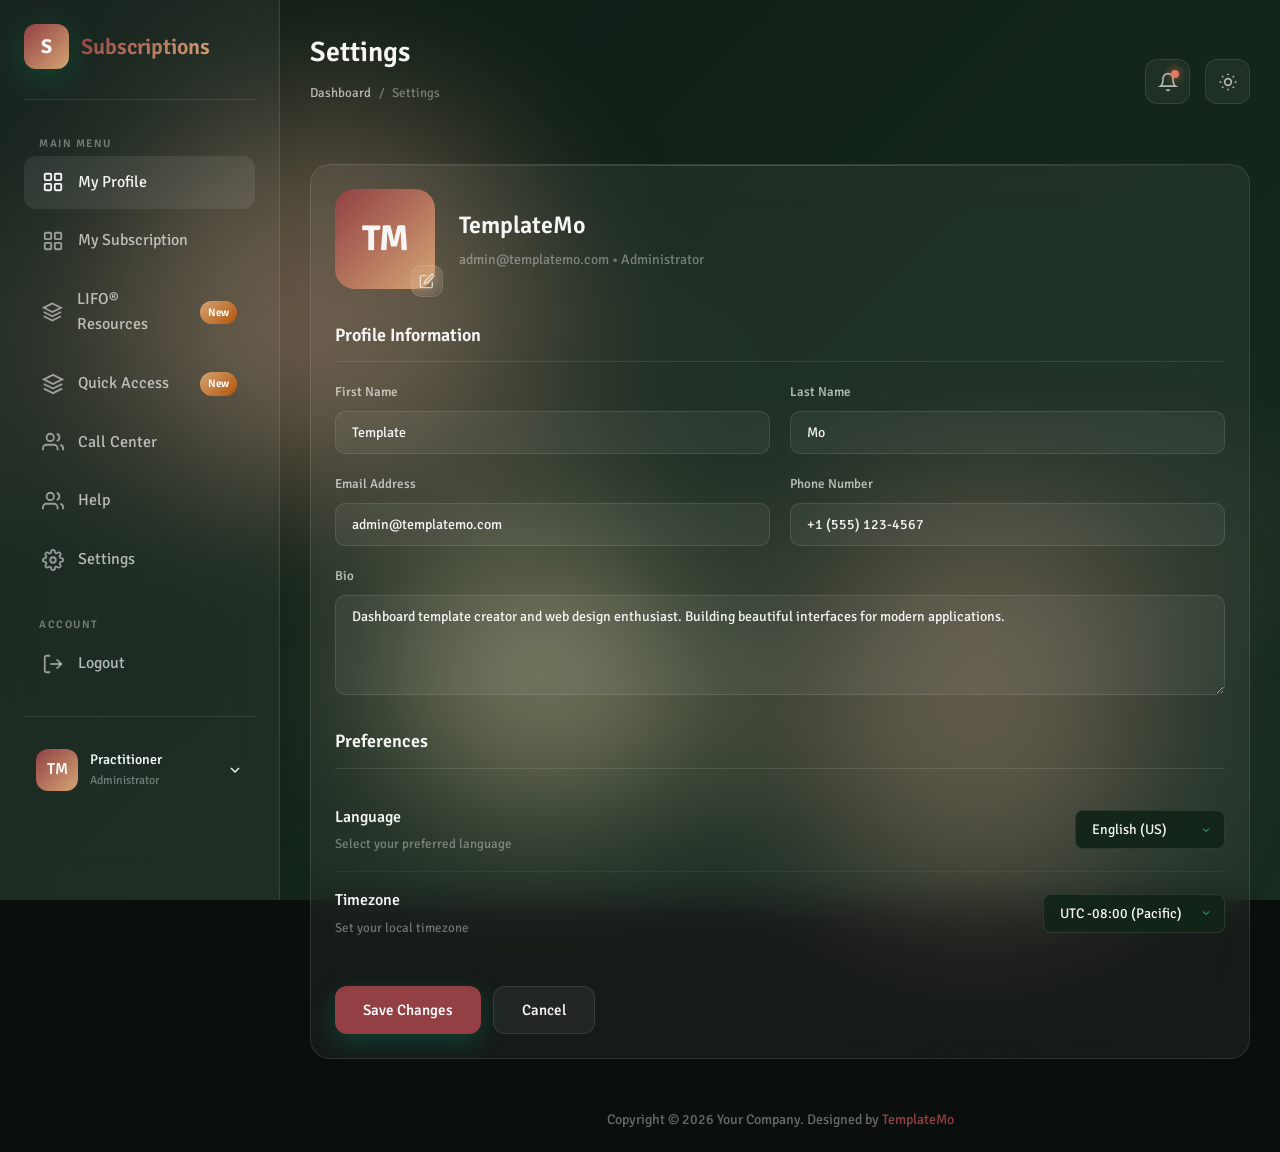
<file: subsettings.html>
<!DOCTYPE html>
<html lang="en">
<head>
    <meta charset="UTF-8">
    <meta name="viewport" content="width=device-width, initial-scale=1.0">
    <title>Settings - 3D Glassmorphism Dashboard</title>
    <meta name="description" content="3D Glassmorphism Dashboard Template by TemplateMo">
    <link rel="preconnect" href="https://fonts.googleapis.com">
    <link rel="preconnect" href="https://fonts.gstatic.com" crossorigin>

    <link href="https://fonts.googleapis.com/css2?family=Signika:wght@300;400;500;600;700&display=swap" rel="stylesheet">

    <link href="https://fonts.googleapis.com/css2?family=Outfit:wght@300;400;500;600;700&family=Space+Mono:wght@400;700&display=swap" rel="stylesheet">
    <link rel="stylesheet" href="templatemo-glass-admin-style.css">
    <!--

TemplateMo 607 Glass Admin

https://templatemo.com/tm-607-glass-admin

-->
</head>
<body>
    <!-- Animated Background -->
    <div class="background"></div>
    <div class="orb orb-1"></div>
    <div class="orb orb-2"></div>
    <div class="orb orb-3"></div>

    <div class="dashboard">
        <!-- Sidebar -->
        <aside class="sidebar" id="sidebar">
            <div class="sidebar-header">
                <div class="logo">S</div>
                <span class="logo-text">Subscriptions</span>
            </div>

            <ul class="nav-menu">
                <li class="nav-section">
                    <span class="nav-section-title">Main Menu</span>
                    <ul>
                        <li class="nav-item">
                            <a href="index.html" class="nav-link active">
                                <svg class="nav-icon" viewBox="0 0 24 24" fill="none" stroke="currentColor" stroke-width="2">
                                    <rect x="3" y="3" width="7" height="7" rx="1"/>
                                    <rect x="14" y="3" width="7" height="7" rx="1"/>
                                    <rect x="3" y="14" width="7" height="7" rx="1"/>
                                    <rect x="14" y="14" width="7" height="7" rx="1"/>
                                </svg>
                                My Profile
                            </a>
                        </li>

                        <li class="nav-item">
                            <a href="subsettings.html" class="nav-link">
                                <svg class="nav-icon" viewBox="0 0 24 24" fill="none" stroke="currentColor" stroke-width="2">
                                    <rect x="3" y="3" width="7" height="7" rx="1"/>
                                    <rect x="14" y="3" width="7" height="7" rx="1"/>
                                    <rect x="3" y="14" width="7" height="7" rx="1"/>
                                    <rect x="14" y="14" width="7" height="7" rx="1"/>
                                </svg>
                                My Subscription
                            </a>
                        </li>
                        
                        <li class="nav-item">
                            <a href="analytics.html" class="nav-link">
                                <svg class="nav-icon" viewBox="0 0 24 24" fill="none" stroke="currentColor" stroke-width="2">
                                    <path d="M12 2L2 7l10 5 10-5-10-5z"/>
                                    <path d="M2 17l10 5 10-5"/>
                                    <path d="M2 12l10 5 10-5"/>
                                </svg>
                                LIFO® Resources
                                <span class="nav-badge">New</span>
                            </a>
                        </li>

                        <li class="nav-item">
                            <a href="analytics.html" class="nav-link">
                                <svg class="nav-icon" viewBox="0 0 24 24" fill="none" stroke="currentColor" stroke-width="2">
                                    <path d="M12 2L2 7l10 5 10-5-10-5z"/>
                                    <path d="M2 17l10 5 10-5"/>
                                    <path d="M2 12l10 5 10-5"/>
                                </svg>
                                Quick Access
                                <span class="nav-badge">New</span>
                            </a>
                        </li>

                        <li class="nav-item">
                            <a href="users.html" class="nav-link">
                                <svg class="nav-icon" viewBox="0 0 24 24" fill="none" stroke="currentColor" stroke-width="2">
                                    <path d="M17 21v-2a4 4 0 0 0-4-4H5a4 4 0 0 0-4 4v2"/>
                                    <circle cx="9" cy="7" r="4"/>
                                    <path d="M23 21v-2a4 4 0 0 0-3-3.87"/>
                                    <path d="M16 3.13a4 4 0 0 1 0 7.75"/>
                                </svg>
                                Call Center
                            </a>
                        </li>

                        <li class="nav-item">
                            <a href="users.html" class="nav-link">
                                <svg class="nav-icon" viewBox="0 0 24 24" fill="none" stroke="currentColor" stroke-width="2">
                                    <path d="M17 21v-2a4 4 0 0 0-4-4H5a4 4 0 0 0-4 4v2"/>
                                    <circle cx="9" cy="7" r="4"/>
                                    <path d="M23 21v-2a4 4 0 0 0-3-3.87"/>
                                    <path d="M16 3.13a4 4 0 0 1 0 7.75"/>
                                </svg>
                                Help
                            </a>
                        </li>
                        <li class="nav-item">
                            <a href="settings.html" class="nav-link">
                                <svg class="nav-icon" viewBox="0 0 24 24" fill="none" stroke="currentColor" stroke-width="2">
                                    <circle cx="12" cy="12" r="3"/>
                                    <path d="M19.4 15a1.65 1.65 0 0 0 .33 1.82l.06.06a2 2 0 0 1 0 2.83 2 2 0 0 1-2.83 0l-.06-.06a1.65 1.65 0 0 0-1.82-.33 1.65 1.65 0 0 0-1 1.51V21a2 2 0 0 1-2 2 2 2 0 0 1-2-2v-.09A1.65 1.65 0 0 0 9 19.4a1.65 1.65 0 0 0-1.82.33l-.06.06a2 2 0 0 1-2.83 0 2 2 0 0 1 0-2.83l.06-.06a1.65 1.65 0 0 0 .33-1.82 1.65 1.65 0 0 0-1.51-1H3a2 2 0 0 1-2-2 2 2 0 0 1 2-2h.09A1.65 1.65 0 0 0 4.6 9a1.65 1.65 0 0 0-.33-1.82l-.06-.06a2 2 0 0 1 0-2.83 2 2 0 0 1 2.83 0l.06.06a1.65 1.65 0 0 0 1.82.33H9a1.65 1.65 0 0 0 1-1.51V3a2 2 0 0 1 2-2 2 2 0 0 1 2 2v.09a1.65 1.65 0 0 0 1 1.51 1.65 1.65 0 0 0 1.82-.33l.06-.06a2 2 0 0 1 2.83 0 2 2 0 0 1 0 2.83l-.06.06a1.65 1.65 0 0 0-.33 1.82V9a1.65 1.65 0 0 0 1.51 1H21a2 2 0 0 1 2 2 2 2 0 0 1-2 2h-.09a1.65 1.65 0 0 0-1.51 1z"/>
                                </svg>
                                Settings
                            </a>
                        </li>
                    </ul>
                </li>

                <li class="nav-section">
                    <span class="nav-section-title">Account</span>
                    <ul>
                        <li class="nav-item">
                            <a href="login.html" class="nav-link">
                                <svg class="nav-icon" viewBox="0 0 24 24" fill="none" stroke="currentColor" stroke-width="2">
                                    <path d="M9 21H5a2 2 0 0 1-2-2V5a2 2 0 0 1 2-2h4"/>
                                    <polyline points="16 17 21 12 16 7"/>
                                    <line x1="21" y1="12" x2="9" y2="12"/>
                                </svg>
                                Logout
                            </a>
                        </li>
                    </ul>
                </li>
            </ul>

            <div class="sidebar-footer">
                <div class="user-profile">
                    <div class="user-avatar">TM</div>
                    <div class="user-info">
                        <div class="user-name">Practitioner</div>
                        <div class="user-role">Administrator</div>
                    </div>
                    <svg width="16" height="16" viewBox="0 0 24 24" fill="none" stroke="currentColor" stroke-width="2">
                        <polyline points="6 9 12 15 18 9"/>
                    </svg>
                </div>
            </div>
        </aside>

        <!-- Main Content -->
        <main class="main-content">
            <!-- Top Navbar -->
            <nav class="navbar">
                <div class="page-header">
                    <h1 class="page-title">Settings</h1>
                    <div class="page-breadcrumb">
                        <a href="index.html">Dashboard</a>
                        <span>/</span>
                        <span>Settings</span>
                    </div>
                </div>
                <div class="navbar-right">
                    <button class="nav-btn">
                        <svg viewBox="0 0 24 24" fill="none" stroke="currentColor" stroke-width="2">
                            <path d="M18 8A6 6 0 0 0 6 8c0 7-3 9-3 9h18s-3-2-3-9"/><path d="M13.73 21a2 2 0 0 1-3.46 0"/>
                        </svg>
                        <span class="notification-dot"></span>
                    </button>
                    <button class="nav-btn" id="theme-toggle" title="Toggle Light/Dark Mode">
                        <svg class="icon-sun" viewBox="0 0 24 24" fill="none" stroke="currentColor" stroke-width="2">
                            <circle cx="12" cy="12" r="4"/><path d="M12 2v2"/><path d="M12 20v2"/>
                            <path d="M4.93 4.93l1.41 1.41"/><path d="M17.66 17.66l1.41 1.41"/>
                            <path d="M2 12h2"/><path d="M20 12h2"/>
                            <path d="M6.34 17.66l-1.41 1.41"/><path d="M19.07 4.93l-1.41 1.41"/>
                        </svg>
                        <svg class="icon-moon" viewBox="0 0 24 24" fill="none" stroke="currentColor" stroke-width="2" style="display: none;">
                            <path d="M21 12.79A9 9 0 1 1 11.21 3 7 7 0 0 0 21 12.79z"/>
                        </svg>
                    </button>
                </div>
            </nav>

            <!-- Settings Content -->
            <div class=" ">
                <!-- Settings Navigation -->
              

                <!-- Settings Content -->
                <div class="glass-card">
                    <!-- Profile Tab -->
                    <div class="settings-tab-content active" id="tab-profile">
                        <div class="profile-header">
                            <div class="profile-avatar-large">
                                TM
                                <div class="profile-avatar-edit">
                                    <svg viewBox="0 0 24 24" fill="none" stroke="currentColor" stroke-width="2">
                                        <path d="M11 4H4a2 2 0 0 0-2 2v14a2 2 0 0 0 2 2h14a2 2 0 0 0 2-2v-7"/>
                                        <path d="M18.5 2.5a2.121 2.121 0 0 1 3 3L12 15l-4 1 1-4 9.5-9.5z"/>
                                    </svg>
                                </div>
                            </div>
                            <div class="profile-info">
                                <h2>TemplateMo</h2>
                                <p>admin@templatemo.com • Administrator</p>
                            </div>
                        </div>

                        <div class="settings-section">
                            <h3 class="settings-section-title">Profile Information</h3>
                            <div class="form-grid">
                                <div class="form-group-settings">
                                    <label>First Name</label>
                                    <input type="text" value="Template">
                                </div>
                                <div class="form-group-settings">
                                    <label>Last Name</label>
                                    <input type="text" value="Mo">
                                </div>
                                <div class="form-group-settings">
                                    <label>Email Address</label>
                                    <input type="email" value="admin@templatemo.com">
                                </div>
                                <div class="form-group-settings">
                                    <label>Phone Number</label>
                                    <input type="tel" value="+1 (555) 123-4567">
                                </div>
                                <div class="form-group-settings full-width">
                                    <label>Bio</label>
                                    <textarea>Dashboard template creator and web design enthusiast. Building beautiful interfaces for modern applications.</textarea>
                                </div>
                            </div>
                        </div>

                        <div class="settings-section">
                            <h3 class="settings-section-title">Preferences</h3>
                            <div class="settings-row">
                                <div class="settings-label">
                                    <span class="settings-label-title">Language</span>
                                    <span class="settings-label-desc">Select your preferred language</span>
                                </div>
                                <select class="settings-select">
                                    <option>English (US)</option>
                                    <option>English (UK)</option>
                                    <option>Spanish</option>
                                    <option>French</option>
                                    <option>German</option>
                                </select>
                            </div>
                            <div class="settings-row">
                                <div class="settings-label">
                                    <span class="settings-label-title">Timezone</span>
                                    <span class="settings-label-desc">Set your local timezone</span>
                                </div>
                                <select class="settings-select">
                                    <option>UTC -08:00 (Pacific)</option>
                                    <option>UTC -05:00 (Eastern)</option>
                                    <option>UTC +00:00 (London)</option>
                                    <option>UTC +01:00 (Berlin)</option>
                                    <option>UTC +09:00 (Tokyo)</option>
                                </select>
                            </div>
                        </div>

                        <div class="btn-group">
                            <button class="btn btn-primary" style="width: auto;">Save Changes</button>
                            <button class="btn btn-secondary" style="width: auto;">Cancel</button>
                        </div>
                    </div>

                    <!-- Security Tab -->
                    <div class="settings-tab-content" id="tab-security">
                        <div class="settings-section">
                            <h3 class="settings-section-title">Change Password</h3>
                            <div class="form-grid">
                                <div class="form-group-settings full-width">
                                    <label>Current Password</label>
                                    <input type="password" placeholder="Enter current password">
                                </div>
                                <div class="form-group-settings">
                                    <label>New Password</label>
                                    <input type="password" placeholder="Enter new password">
                                </div>
                                <div class="form-group-settings">
                                    <label>Confirm New Password</label>
                                    <input type="password" placeholder="Confirm new password">
                                </div>
                            </div>
                        </div>

                        <div class="settings-section">
                            <h3 class="settings-section-title">Two-Factor Authentication</h3>
                            <div class="settings-row">
                                <div class="settings-label">
                                    <span class="settings-label-title">Enable 2FA</span>
                                    <span class="settings-label-desc">Add an extra layer of security to your account</span>
                                </div>
                                <label class="toggle-switch">
                                    <input type="checkbox">
                                    <span class="toggle-slider"></span>
                                </label>
                            </div>
                            <div class="settings-row">
                                <div class="settings-label">
                                    <span class="settings-label-title">SMS Authentication</span>
                                    <span class="settings-label-desc">Receive codes via SMS</span>
                                </div>
                                <label class="toggle-switch">
                                    <input type="checkbox" checked>
                                    <span class="toggle-slider"></span>
                                </label>
                            </div>
                            <div class="settings-row">
                                <div class="settings-label">
                                    <span class="settings-label-title">Authenticator App</span>
                                    <span class="settings-label-desc">Use Google Authenticator or similar</span>
                                </div>
                                <label class="toggle-switch">
                                    <input type="checkbox">
                                    <span class="toggle-slider"></span>
                                </label>
                            </div>
                        </div>

                        <div class="settings-section">
                            <h3 class="settings-section-title">Active Sessions</h3>
                            <div class="settings-row">
                                <div class="settings-label">
                                    <span class="settings-label-title">Chrome on MacOS</span>
                                    <span class="settings-label-desc">San Francisco, CA • Current session</span>
                                </div>
                                <span class="status-badge completed">Active</span>
                            </div>
                            <div class="settings-row">
                                <div class="settings-label">
                                    <span class="settings-label-title">Safari on iPhone</span>
                                    <span class="settings-label-desc">San Francisco, CA • 2 hours ago</span>
                                </div>
                                <button class="card-btn" style="padding: 6px 12px;">Revoke</button>
                            </div>
                            <div class="settings-row">
                                <div class="settings-label">
                                    <span class="settings-label-title">Firefox on Windows</span>
                                    <span class="settings-label-desc">New York, NY • 3 days ago</span>
                                </div>
                                <button class="card-btn" style="padding: 6px 12px;">Revoke</button>
                            </div>
                        </div>

                        <div class="btn-group">
                            <button class="btn btn-primary" style="width: auto;">Update Password</button>
                            <button class="btn btn-secondary" style="width: auto;">Cancel</button>
                        </div>
                    </div>

                    <!-- Notifications Tab -->
                    <div class="settings-tab-content" id="tab-notifications">
                        <div class="settings-section">
                            <h3 class="settings-section-title">Email Notifications</h3>
                            <div class="settings-row">
                                <div class="settings-label">
                                    <span class="settings-label-title">Account Activity</span>
                                    <span class="settings-label-desc">Get notified about sign-ins and security changes</span>
                                </div>
                                <label class="toggle-switch">
                                    <input type="checkbox" checked>
                                    <span class="toggle-slider"></span>
                                </label>
                            </div>
                            <div class="settings-row">
                                <div class="settings-label">
                                    <span class="settings-label-title">New Features</span>
                                    <span class="settings-label-desc">Learn about new features and updates</span>
                                </div>
                                <label class="toggle-switch">
                                    <input type="checkbox" checked>
                                    <span class="toggle-slider"></span>
                                </label>
                            </div>
                            <div class="settings-row">
                                <div class="settings-label">
                                    <span class="settings-label-title">Weekly Reports</span>
                                    <span class="settings-label-desc">Receive weekly analytics summary</span>
                                </div>
                                <label class="toggle-switch">
                                    <input type="checkbox">
                                    <span class="toggle-slider"></span>
                                </label>
                            </div>
                            <div class="settings-row">
                                <div class="settings-label">
                                    <span class="settings-label-title">Marketing Emails</span>
                                    <span class="settings-label-desc">Receive news about promotions and offers</span>
                                </div>
                                <label class="toggle-switch">
                                    <input type="checkbox">
                                    <span class="toggle-slider"></span>
                                </label>
                            </div>
                        </div>

                        <div class="settings-section">
                            <h3 class="settings-section-title">Push Notifications</h3>
                            <div class="settings-row">
                                <div class="settings-label">
                                    <span class="settings-label-title">Desktop Notifications</span>
                                    <span class="settings-label-desc">Show notifications on your desktop</span>
                                </div>
                                <label class="toggle-switch">
                                    <input type="checkbox" checked>
                                    <span class="toggle-slider"></span>
                                </label>
                            </div>
                            <div class="settings-row">
                                <div class="settings-label">
                                    <span class="settings-label-title">Mobile Push</span>
                                    <span class="settings-label-desc">Receive push notifications on mobile</span>
                                </div>
                                <label class="toggle-switch">
                                    <input type="checkbox" checked>
                                    <span class="toggle-slider"></span>
                                </label>
                            </div>
                            <div class="settings-row">
                                <div class="settings-label">
                                    <span class="settings-label-title">Sound</span>
                                    <span class="settings-label-desc">Play sound for notifications</span>
                                </div>
                                <label class="toggle-switch">
                                    <input type="checkbox">
                                    <span class="toggle-slider"></span>
                                </label>
                            </div>
                        </div>

                        <div class="btn-group">
                            <button class="btn btn-primary" style="width: auto;">Save Preferences</button>
                            <button class="btn btn-secondary" style="width: auto;">Reset to Default</button>
                        </div>
                    </div>

                    <!-- Appearance Tab -->
                    <div class="settings-tab-content" id="tab-appearance">
                        <div class="settings-section">
                            <h3 class="settings-section-title">Theme</h3>
                            <div class="settings-row">
                                <div class="settings-label">
                                    <span class="settings-label-title">Color Mode</span>
                                    <span class="settings-label-desc">Choose your preferred color mode</span>
                                </div>
                                <select class="settings-select" id="theme-select">
                                    <option value="dark">Dark Mode</option>
                                    <option value="light">Light Mode</option>
                                    <option value="system">System Default</option>
                                </select>
                            </div>
                            <div class="settings-row">
                                <div class="settings-label">
                                    <span class="settings-label-title">Accent Color</span>
                                    <span class="settings-label-desc">Choose your preferred accent color</span>
                                </div>
                                <select class="settings-select">
                                    <option>Emerald (Default)</option>
                                    <option>Blue</option>
                                    <option>Purple</option>
                                    <option>Orange</option>
                                    <option>Pink</option>
                                </select>
                            </div>
                        </div>

                        <div class="settings-section">
                            <h3 class="settings-section-title">Display</h3>
                            <div class="settings-row">
                                <div class="settings-label">
                                    <span class="settings-label-title">Compact Mode</span>
                                    <span class="settings-label-desc">Reduce spacing for more content</span>
                                </div>
                                <label class="toggle-switch">
                                    <input type="checkbox">
                                    <span class="toggle-slider"></span>
                                </label>
                            </div>
                            <div class="settings-row">
                                <div class="settings-label">
                                    <span class="settings-label-title">Animations</span>
                                    <span class="settings-label-desc">Enable smooth animations and transitions</span>
                                </div>
                                <label class="toggle-switch">
                                    <input type="checkbox" checked>
                                    <span class="toggle-slider"></span>
                                </label>
                            </div>
                            <div class="settings-row">
                                <div class="settings-label">
                                    <span class="settings-label-title">Blur Effects</span>
                                    <span class="settings-label-desc">Enable glassmorphism blur effects</span>
                                </div>
                                <label class="toggle-switch">
                                    <input type="checkbox" checked>
                                    <span class="toggle-slider"></span>
                                </label>
                            </div>
                            <div class="settings-row">
                                <div class="settings-label">
                                    <span class="settings-label-title">Floating Orbs</span>
                                    <span class="settings-label-desc">Show animated background orbs</span>
                                </div>
                                <label class="toggle-switch">
                                    <input type="checkbox" checked>
                                    <span class="toggle-slider"></span>
                                </label>
                            </div>
                        </div>

                        <div class="btn-group">
                            <button class="btn btn-primary" style="width: auto;">Apply Changes</button>
                            <button class="btn btn-secondary" style="width: auto;">Reset to Default</button>
                        </div>
                    </div>

                    <!-- Billing Tab -->
                    <div class="settings-tab-content" id="tab-billing">
                        <div class="settings-section">
                            <h3 class="settings-section-title">Current Plan</h3>
                            <div class="billing-plan-card" style="background: linear-gradient(135deg, rgba(5, 150, 105, 0.15), rgba(212, 165, 116, 0.15)); padding: 24px; border-radius: 16px; margin-bottom: 20px; border: 1px solid var(--glass-border);">
                                <div style="display: flex; justify-content: space-between; align-items: center; margin-bottom: 16px;">
                                    <div>
                                        <h4 style="font-size: 20px; font-weight: 600; margin-bottom: 4px;">Pro Plan</h4>
                                        <p style="color: var(--text-muted); font-size: 14px;">Billed monthly</p>
                                    </div>
                                    <div style="text-align: right;">
                                        <span style="font-family: 'Space Mono', monospace; font-size: 32px; font-weight: 700;">$29</span>
                                        <span style="color: var(--text-muted);">/month</span>
                                    </div>
                                </div>
                                <div style="display: flex; gap: 12px;">
                                    <button class="btn btn-primary" style="width: auto; padding: 10px 20px;">Upgrade Plan</button>
                                    <button class="btn btn-secondary" style="width: auto; padding: 10px 20px;">Cancel Subscription</button>
                                </div>
                            </div>
                        </div>

                        <div class="settings-section">
                            <h3 class="settings-section-title">Payment Method</h3>
                            <div class="settings-row">
                                <div class="settings-label" style="display: flex; align-items: center; gap: 16px;">
                                    <div style="width: 48px; height: 32px; background: linear-gradient(135deg, #1a1f71, #00579f); border-radius: 6px; display: flex; align-items: center; justify-content: center;">
                                        <span style="color: white; font-size: 10px; font-weight: bold;">VISA</span>
                                    </div>
                                    <div>
                                        <span class="settings-label-title">Visa ending in 4242</span>
                                        <span class="settings-label-desc">Expires 12/2026</span>
                                    </div>
                                </div>
                                <button class="card-btn" style="padding: 6px 12px;">Edit</button>
                            </div>
                            <div style="margin-top: 16px;">
                                <button class="btn btn-secondary" style="width: auto; padding: 10px 20px;">
                                    <svg width="16" height="16" viewBox="0 0 24 24" fill="none" stroke="currentColor" stroke-width="2" style="margin-right: 8px;">
                                        <line x1="12" y1="5" x2="12" y2="19"/><line x1="5" y1="12" x2="19" y2="12"/>
                                    </svg>
                                    Add Payment Method
                                </button>
                            </div>
                        </div>

                        <div class="settings-section">
                            <h3 class="settings-section-title">Billing History</h3>
                            <div class="table-wrapper" style="margin: 0;">
                                <table class="data-table" style="min-width: 100%;">
                                    <thead>
                                        <tr>
                                            <th>Date</th>
                                            <th>Description</th>
                                            <th>Amount</th>
                                            <th>Status</th>
                                            <th>Invoice</th>
                                        </tr>
                                    </thead>
                                    <tbody>
                                        <tr>
                                            <td>Jan 1, 2025</td>
                                            <td>Pro Plan - Monthly</td>
                                            <td><span class="table-amount">$29.00</span></td>
                                            <td><span class="status-badge completed">Paid</span></td>
                                            <td><a href="#" style="color: var(--emerald-light);">Download</a></td>
                                        </tr>
                                        <tr>
                                            <td>Dec 1, 2024</td>
                                            <td>Pro Plan - Monthly</td>
                                            <td><span class="table-amount">$29.00</span></td>
                                            <td><span class="status-badge completed">Paid</span></td>
                                            <td><a href="#" style="color: var(--emerald-light);">Download</a></td>
                                        </tr>
                                        <tr>
                                            <td>Nov 1, 2024</td>
                                            <td>Pro Plan - Monthly</td>
                                            <td><span class="table-amount">$29.00</span></td>
                                            <td><span class="status-badge completed">Paid</span></td>
                                            <td><a href="#" style="color: var(--emerald-light);">Download</a></td>
                                        </tr>
                                    </tbody>
                                </table>
                            </div>
                        </div>
                    </div>
                </div>
            </div>
        </main>
    </div>

    <!-- Mobile Menu Toggle -->
    <button class="mobile-menu-toggle">
        <svg viewBox="0 0 24 24" fill="none" stroke="currentColor" stroke-width="2">
            <line x1="3" y1="12" x2="21" y2="12"/><line x1="3" y1="6" x2="21" y2="6"/><line x1="3" y1="18" x2="21" y2="18"/>
        </svg>
    </button>

    <!-- Footer -->
    <footer class="site-footer">
        <p>Copyright © 2026 Your Company. Designed by <a href="https://templatemo.com" target="_blank" rel="nofollow">TemplateMo</a></p>
    </footer>

    <script src="templatemo-glass-admin-script.js"></script>
    <!-- TemplateMo 607 Glass Admin -->
</body>
</html>
</file>
<file: templatemo-glass-admin-style.core.css>
:root{
    /* Primary Colors - Emerald & Gold Luxury 

        --emerald: #059669;
    --emerald-light: #34d399;
    --gold: #d4a574;
    --gold-light: #e8c9a0;
    --amber: #b45309;
    --cream: #fef3e2;


    */
    --emerald: #924043;
    --emerald-light: #924043;
    --gold: #d4a574;
    --gold-light: #e8c9a0;
    --amber: #b45309;
    --cream: #fef3e2;

    /* alternate orb */
    --lightc: #c09277;
    --medc: #c09277;
    --heavyc: #e2cd9c;
 
    /* --lightc: blue;
    --medc: green;
    --heavyc: red;
      */
    
    /* Accent Colors */
    --coral: #e07a5f;
    --slate: #475569;
    
    /* Glass Colors */
    --glass-bg: rgba(255, 255, 255, 0.05);
    --glass-border: rgba(255, 255, 255, 0.1);
    --glass-shadow: rgba(0, 0, 0, 0.3);
    --glass-hover: rgba(255, 255, 255, 0.08);
    
    /* Background - Deep Forest */
    --bg-dark: #0a0f0d;
    --bg-gradient-1: #0d1a14;
    --bg-gradient-2: #132419;
    --bg-gradient-3: #1a2e23;
    
    /* Text */
    --text-primary: #f5f5f4;
    --text-secondary: rgba(245, 245, 244, 0.7);
    --text-muted: rgba(245, 245, 244, 0.4);
    
    /* Status Colors */
    --success: #22c55e;
    --warning: #eab308;
    --danger: #dc2626;
    --info: #0ea5e9;
    
    /* Spacing */
    --sidebar-width: 280px;
    --navbar-height: 70px;
    --border-radius: 20px;
    --card-padding: 24px;
    
    /* Transitions */
    --transition-fast: 0.2s ease;
    --transition-normal: 0.3s ease;
    --transition-slow: 0.5s ease;
}[data-theme="light"]{
    /* Glass Colors - Light */
    --glass-bg: rgba(255, 255, 255, 0.6);
    --glass-border: rgba(0, 0, 0, 0.1);
    --glass-shadow: rgba(0, 0, 0, 0.1);
    --glass-hover: rgba(255, 255, 255, 0.8);
    
    /* Background - Light
    --bg-dark: #f5f5f0;
    --bg-gradient-1: #e8f5e9;
    --bg-gradient-2: #f1f8e9;
    --bg-gradient-3: #fefefe;

     #f7f5eb
     #e2cd9c
     #c09277

    --bg-gradient-2: #f7f5eb;
    --bg-gradient-1: #e2cd9c;
    --bg-gradient-3: #c09277;
     */

    --bg-dark: #f5f5f0;
    --bg-gradient-2: #f7f5eb;
    --bg-gradient-1: #f7f5eb;
    --bg-gradient-3: #c09277;

    /* Text - Light */
    --text-primary: #1a1a1a;
    --text-secondary: rgba(26, 26, 26, 0.7);
    --text-muted: rgba(26, 26, 26, 0.5);
}[data-theme="light"] .orb{
    opacity: 0.15;
}[data-theme="light"] .glass-card::before{
    background: linear-gradient(90deg, transparent, rgba(0,0,0,0.05), transparent);
}[data-theme="light"] .stat-value{
    background: linear-gradient(135deg, var(--text-primary), var(--text-secondary));
    -webkit-background-clip: text;
    background-clip: text;
}[data-theme="light"] .table-wrapper::-webkit-scrollbar-track{
    background: rgba(0, 0, 0, 0.05);
}[data-theme="light"] .chart-wrapper::-webkit-scrollbar-track{
    background: rgba(0, 0, 0, 0.05);
}[data-theme="light"] .activity-list::-webkit-scrollbar-thumb{
    background: var(--glass-border);
}*,*::before,*::after{
    margin: 0;
    padding: 0;
    box-sizing: border-box;
}html{
    scroll-behavior: smooth;
}body{
    font-family: 'Signika', sans-serif;
    background: var(--bg-dark);
    color: var(--text-primary);
    min-height: 100vh;
    overflow-x: hidden;
    line-height: 1.6;
}a{
    text-decoration: none;
    color: inherit;
}.background{
    position: fixed;
    top: 0;
    left: 0;
    width: 100%;
    height: 100%;
    z-index: -2;
    background: linear-gradient(135deg, var(--bg-gradient-1) 0%, var(--bg-gradient-2) 50%, var(--bg-gradient-3) 120%);
}.background::before{
    content: '';
    position: absolute;
    top: 0;
    left: 0;
    width: 100%;
    height: 100%;
    background: 
        radial-gradient(ellipse 80% 50% at 20% 40%, rgba(192, 146, 119, 0.15) 0%, transparent 50%),
        radial-gradient(ellipse 60% 40% at 80% 60%, rgba(192, 146, 119, 0.12) 0%, transparent 50%),
        radial-gradient(ellipse 50% 30% at 50% 80%, rgba(226, 205, 156, 0.1) 0%, transparent 50%);
}.orb{
    position: fixed;
    border-radius: 50%;
    filter: blur(80px);
    opacity: 0.4;
    z-index: -1;
    animation: float 20s ease-in-out infinite;
}.orb-1{
    width: 400px;
    height: 400px;
    /* background: var(--emerald); */
    background: var(--lightc);
    top: 10%;
    left: 10%;
    animation-delay: 0s;
}.orb-2{
    width: 350px;
    height: 350px;
    /* background: var(--gold); */
    background: var(--medc);
    top: 60%;
    right: 10%;
    animation-delay: -5s;
}.orb-3{
    width: 300px;
    height: 300px;
    /* background: var(--coral); */
    background: var(--heavyc);
    bottom: 10%;
    left: 30%;
    animation-delay: -10s;
}@keyframes float{
    0%, 100% { transform: translate(0, 0) scale(1); }
    25% { transform: translate(30px, -30px) scale(1.05); }
    50% { transform: translate(-20px, 20px) scale(0.95); }
    75% { transform: translate(20px, 10px) scale(1.02); }
}.dashboard{
    display: flex;
    min-height: 100vh;
}.sidebar{
    position: fixed;
    left: 0;
    top: 0;
    width: var(--sidebar-width);
    height: 100vh;
    background: var(--glass-bg);
    backdrop-filter: blur(20px);
    -webkit-backdrop-filter: blur(20px);
    border-right: 1px solid var(--glass-border);
    padding: 24px;
    z-index: 100;
    transition: all var(--transition-normal);
    overflow-y: auto;
}.sidebar::-webkit-scrollbar{
    width: 6px;
}.sidebar::-webkit-scrollbar-track{
    background: transparent;
}.sidebar::-webkit-scrollbar-thumb{
    background: var(--glass-border);
    border-radius: 3px;
}.sidebar::-webkit-scrollbar-thumb:hover{
    background: var(--emerald-light);
}.sidebar-header{
    display: flex;
    align-items: center;
    gap: 12px;
    padding-bottom: 30px;
    border-bottom: 1px solid var(--glass-border);
    margin-bottom: 30px;
}.logo{
    width: 45px;
    height: 45px;
    background: linear-gradient(135deg, var(--emerald), var(--gold));
    border-radius: 12px;
    display: flex;
    align-items: center;
    justify-content: center;
    font-weight: 700;
    font-size: 20px;
    box-shadow: 0 8px 32px rgba(5, 150, 105, 0.3);
}.logo-text{
    font-size: 22px;
    font-weight: 600;
    background: linear-gradient(135deg, var(--emerald-light), var(--gold));
    -webkit-background-clip: text;
    -webkit-text-fill-color: transparent;
    background-clip: text;
}.nav-menu{
    list-style: none;
    flex: 1;
}.nav-menu ul{
    list-style: none;
    padding: 0;
    margin: 0;
}.nav-section{
    margin-bottom: 25px;
    list-style: none;
}.nav-section-title{
    font-size: 11px;
    font-weight: 600;
    text-transform: uppercase;
    letter-spacing: 1.5px;
    color: var(--text-muted);
    margin-bottom: 12px;
    padding-left: 15px;
}.nav-item{
    margin-bottom: 5px;
    list-style: none;
}.nav-link{
    display: flex;
    align-items: center;
    gap: 14px;
    padding: 14px 18px;
    color: var(--text-secondary);
    text-decoration: none;
    border-radius: 12px;
    transition: all var(--transition-fast);
    position: relative;
    overflow: hidden;
}.nav-link:hover{
    background: var(--glass-hover);
    color: var(--text-primary);
}.nav-link.active{
    background: var(--glass-hover);
    color: var(--text-primary);
}.nav-icon{
    width: 22px;
    height: 22px;
    opacity: 0.8;
}.nav-link.active .nav-icon,.nav-link:hover .nav-icon{
    opacity: 1;
}.nav-badge{
    margin-left: auto;
    background: linear-gradient(135deg, var(--gold), var(--amber));
    color: white;
    font-size: 11px;
    font-weight: 600;
    padding: 3px 8px;
    border-radius: 20px;
}.profile-avatar-large{

    display: flex;
    height: 100%;
    width: 100px !important;
}.picicon{
    width: 100%;
    height: 100%;
    border: 1px solid black;
    border-radius: 20px;
}.thumbnail{
    width: 56px;
    height: 56px;
    flex: 0 0 56px;
    display: flex;
    align-items: center;
    justify-content: center;
    border: 1px solid black;
    border-radius: 18px;
    overflow: hidden;
    background: rgba(255, 255, 255, 0.65);
}.thumbnailsub{
    width: 100%;
    height: 100%;
    object-fit: contain;
    display: block;
}.main-content{
    flex: 1;
    margin-left: var(--sidebar-width);
    padding: 30px;
    min-height: 100vh;
}.navbar{
    display: flex;
    align-items: center;
    justify-content: space-between;
    margin-bottom: 30px;
    gap: 20px;
}.page-title{
    font-size: 28px;
    font-weight: 600;
}.navbar-right{
    display: flex;
    align-items: center;
    gap: 15px;
}.nav-btn{
    width: 45px;
    height: 45px;
    background: var(--glass-bg);
    backdrop-filter: blur(10px);
    border: 1px solid var(--glass-border);
    border-radius: 12px;
    display: flex;
    align-items: center;
    justify-content: center;
    cursor: pointer;
    position: relative;
    transition: all var(--transition-fast);
}.nav-btn:hover{
    background: var(--glass-hover);
    border-color: var(--emerald-light);
}.nav-btn svg{
    width: 20px;
    height: 20px;
    color: var(--text-secondary);
}.notification-dot{
    position: absolute;
    top: 10px;
    right: 10px;
    width: 8px;
    height: 8px;
    background: var(--coral);
    border-radius: 50%;
    box-shadow: 0 0 10px var(--coral);
}.glass-card{
    background: var(--glass-bg);
    backdrop-filter: blur(20px);
    -webkit-backdrop-filter: blur(20px);
    border: 1px solid var(--glass-border);
    border-radius: var(--border-radius);
    padding: var(--card-padding);
    position: relative;
    overflow: hidden;
    transition: all var(--transition-normal);
    transform-style: preserve-3d;
    perspective: 1000px;
}.profile-shell-card{
    width: 80%;
    margin: 0 auto;
}.glass-card::before{
    content: '';
    position: absolute;
    top: 0;
    left: 0;
    right: 0;
    height: 1px;
    background: linear-gradient(90deg, transparent, rgba(255,255,255,0.2), transparent);
}.glass-card:hover{
    background: var(--glass-hover);
    border-color: rgba(255, 255, 255, 0.15);
    box-shadow: 
        0 25px 50px -12px var(--glass-shadow),
        0 0 40px rgba(52, 211, 153, 0.1);
}.glass-card-3d{
    transition: transform 0.4s cubic-bezier(0.03, 0.98, 0.52, 0.99);
}.glass-card-3d:hover{
    transform: rotateX(5deg) rotateY(-5deg) translateZ(10px);
}.stats-grid{
    display: grid;
    grid-template-columns: repeat(4, 1fr);
    gap: 24px;
    margin-bottom: 30px;
}.additional-resources-grid{
    grid-template-columns: repeat(4, minmax(0, 1fr));
    align-items: stretch;
}.additional-resources-grid .stat-card{
    min-width: 0;
}.additional-resource-card{
    height: 100%;
}.additional-resource-card-inner{
    display: flex;
    flex-direction: column;
    justify-content: space-between;
    gap: 24px;
    min-height: 100%;
}.additional-resource-card-top{
    display: flex;
    align-items: flex-start;
    justify-content: space-between;
    gap: 18px;
}.additional-resource-copy{
    flex: 1 1 auto;
    min-width: 0;
}.additional-resource-copy .stat-value{
    font-size: 28px;
    line-height: 1.2;
    margin-bottom: 0;
}.additional-resource-icon{
    flex: 0 0 auto;
    width: auto;
    height: auto;
    background: transparent;
    box-shadow: none;
}.additional-resource-card .thumbnail{
    width: 76px;
    height: 76px;
    flex: 0 0 76px;
}.additional-resource-card-actions{
    display: flex;
    align-items: center;
    justify-content: flex-start;
}.additional-resource-card-actions .stat-change{
    padding: 10px 18px;
    font-size: 15px;
    font-weight: 600;
    transition: transform var(--transition-fast), box-shadow var(--transition-fast), background var(--transition-fast), color var(--transition-fast);
}.additional-resource-card-actions .stat-change.positive{
    color: #fff7ef;
    background: linear-gradient(135deg, #c78d6e, #924043);
    box-shadow: 0 10px 24px rgba(146, 64, 67, 0.22);
}.additional-resource-card-actions .stat-change.positive:hover{
    color: #ffffff;
    background: linear-gradient(135deg, var(--gold), #b35d52);
    box-shadow: 0 14px 30px rgba(146, 64, 67, 0.3);
    transform: translateY(-1px);
}.hidden-resources-box{
    display: none;
}.resources-pagination{
    display: flex;
    align-items: center;
    justify-content: space-between;
    gap: 16px;
    margin-top: 8px;
    flex-wrap: wrap;
}.resources-pagination-size{
    display: flex;
    align-items: center;
    gap: 10px;
    color: var(--text-secondary);
    font-size: 14px;
}.resources-page-size{
    min-width: 90px;
    width: auto;
    padding-right: 38px;
}.resources-pagination-nav{
    display: flex;
    align-items: center;
    gap: 12px;
    color: var(--text-secondary);
    font-size: 14px;
}.stat-card{
    position: relative;
}.stat-card-inner{
    display: flex;
    align-items: flex-start;
    justify-content: space-between;
}.stat-info h3{
    font-size: 13px;
    font-weight: 500;
    color: var(--text-secondary);
    margin-bottom: 8px;
    text-transform: uppercase;
    letter-spacing: 0.5px;
}.stat-value{
    font-family: 'Signika', monospace;
    font-size: 32px;
    font-weight: 700;
    margin-bottom: 12px;
    background: linear-gradient(135deg, var(--text-primary), var(--text-secondary));
    -webkit-background-clip: text;
    -webkit-text-fill-color: transparent;
    background-clip: text;
}.stat-change{
    display: inline-flex;
    align-items: center;
    gap: 4px;
    font-size: 13px;
    font-weight: 500;
    padding: 4px 10px;
    border-radius: 20px;
}button.stat-change{
    border: 0;
    cursor: pointer;
    font-family: inherit;
    appearance: none;
    -webkit-appearance: none;
}button.stat-change:disabled{
    cursor: wait;
    opacity: 0.7;
}.stat-change.positive{
    color: var(--success);
    background: rgba(34, 197, 94, 0.15);
}.stat-change.negative{
    color: #ff6b6b;
    background: rgba(255, 107, 107, 0.15);
}.stat-icon{
    width: 55px;
    height: 55px;
    border-radius: 16px;
    display: flex;
    align-items: center;
    justify-content: center;
}.stat-icon.cyan{
    background: linear-gradient(135deg, rgba(52, 211, 153, 0.2), rgba(52, 211, 153, 0.05));
    box-shadow: 0 8px 32px rgba(52, 211, 153, 0.2);
}.stat-icon.magenta{
    background: linear-gradient(135deg, rgba(212, 165, 116, 0.2), rgba(212, 165, 116, 0.05));
    box-shadow: 0 8px 32px rgba(212, 165, 116, 0.2);
}.stat-icon.purple{
    background: linear-gradient(135deg, rgba(224, 122, 95, 0.2), rgba(224, 122, 95, 0.05));
    box-shadow: 0 8px 32px rgba(224, 122, 95, 0.2);
}.stat-icon.success{
    background: linear-gradient(135deg, rgba(34, 197, 94, 0.2), rgba(34, 197, 94, 0.05));
    box-shadow: 0 8px 32px rgba(34, 197, 94, 0.2);
}.stat-icon svg{
    width: 26px;
    height: 26px;
}.card-btn{
    padding: 8px 16px;
    background: var(--glass-bg);
    border: 1px solid var(--glass-border);
    border-radius: 8px;
    color: var(--text-secondary);
    font-family: inherit;
    font-size: 13px;
    cursor: pointer;
    transition: all var(--transition-fast);
}.card-btn:hover,.card-btn.active{
    background: var(--glass-hover);
    border-color: var(--emerald-light);
    color: var(--text-primary);
}.chart-wrapper::-webkit-scrollbar{
    height: 8px;
}.chart-wrapper::-webkit-scrollbar-track{
    background: rgba(255, 255, 255, 0.05);
    border-radius: 4px;
}.chart-wrapper::-webkit-scrollbar-thumb{
    background: linear-gradient(90deg, var(--emerald), var(--gold));
    border-radius: 4px;
}.chart-wrapper::-webkit-scrollbar-thumb:hover{
    background: linear-gradient(90deg, var(--emerald-light), var(--gold-light));
}.activity-list::-webkit-scrollbar{
    width: 4px;
}.activity-list::-webkit-scrollbar-track{
    background: transparent;
}.activity-list::-webkit-scrollbar-thumb{
    background: var(--glass-border);
    border-radius: 2px;
}.table-wrapper{
    overflow-x: auto;
    margin: 0 -10px;
    padding: 0 10px;
}.table-wrapper::-webkit-scrollbar{
    height: 8px;
}.table-wrapper::-webkit-scrollbar-track{
    background: rgba(255, 255, 255, 0.05);
    border-radius: 4px;
}.table-wrapper::-webkit-scrollbar-thumb{
    background: linear-gradient(90deg, var(--emerald), var(--gold));
    border-radius: 4px;
}.table-wrapper::-webkit-scrollbar-thumb:hover{
    background: linear-gradient(90deg, var(--emerald-light), var(--gold-light));
}.data-table{
    width: 100%;
    min-width: 700px;
    border-collapse: collapse;
}.data-table th,.data-table td{
    padding: 16px;
    text-align: left;
}.data-table th{
    font-size: 12px;
    font-weight: 600;
    text-transform: uppercase;
    letter-spacing: 0.5px;
    color: var(--text-muted);
    border-bottom: 1px solid var(--glass-border);
}.data-table tr{
    transition: background var(--transition-fast);
}.data-table tbody tr:hover{
    background: var(--glass-hover);
}.data-table td{
    font-size: 14px;
    color: var(--text-secondary);
    border-bottom: 1px solid rgba(255, 255, 255, 0.03);
}.status-badge{
    display: inline-flex;
    align-items: center;
    gap: 6px;
    padding: 6px 12px;
    border-radius: 20px;
    font-size: 12px;
    font-weight: 500;
}.status-badge::before{
    content: '';
    width: 6px;
    height: 6px;
    border-radius: 50%;
}.status-badge.completed{
    background: rgba(16, 185, 129, 0.15);
    color: var(--success);
}.status-badge.completed::before{
    background: var(--success);
    box-shadow: 0 0 8px var(--success);
}.status-badge.pending{
    background: rgba(245, 158, 11, 0.15);
    color: var(--warning);
}.status-badge.pending::before{
    background: var(--warning);
    box-shadow: 0 0 8px var(--warning);
}.status-badge.processing{
    background: rgba(59, 130, 246, 0.15);
    color: var(--info);
}.status-badge.processing::before{
    background: var(--info);
    box-shadow: 0 0 8px var(--info);
}.table-amount{
    font-family: 'Space Mono', monospace;
    font-weight: 600;
    color: var(--text-primary);
}.progress-fill.cyan{
    background: linear-gradient(90deg, var(--emerald-light), var(--emerald));
    box-shadow: 0 0 20px rgba(52, 211, 153, 0.4);
}.calendar-nav-btn svg{
    width: 16px;
    height: 16px;
    color: var(--text-secondary);
}.donut-chart svg{
    transform: rotate(-90deg);
}.donut-chart circle{
    fill: none;
    stroke-width: 20;
}.legend-color.cyan{ background: var(--emerald-light); }.weather-icon svg{
    width: 45px;
    height: 45px;
    color: var(--emerald-light);
}.mobile-menu-toggle{
    display: none;
    position: fixed;
    bottom: 24px;
    right: 24px;
    width: 56px;
    height: 56px;
    background: linear-gradient(135deg, var(--emerald), var(--gold));
    border: none;
    border-radius: 16px;
    cursor: pointer;
    z-index: 200;
    box-shadow: 0 8px 32px rgba(5, 150, 105, 0.3);
}.mobile-menu-toggle svg{
    width: 24px;
    height: 24px;
    color: white;
}.form-input{
    width: 100%;
    padding: 14px 18px;
    background: var(--glass-bg);
    border: 1px solid var(--glass-border);
    border-radius: 12px;
    color: var(--text-primary);
    font-family: inherit;
    font-size: 15px;
    transition: all var(--transition-fast);
}.form-input::placeholder{
    color: var(--text-muted);
}.form-input:focus{
    outline: none;
    border-color: var(--emerald-light);
    box-shadow: 0 0 20px rgba(52, 211, 153, 0.2);
}.checkbox-label input{
    width: 18px;
    height: 18px;
    accent-color: var(--emerald);
}.btn{
    display: inline-flex;
    align-items: center;
    justify-content: center;
    gap: 10px;
    padding: 14px 28px;
    border: none;
    border-radius: 12px;
    font-family: inherit;
    font-size: 15px;
    font-weight: 500;
    cursor: pointer;
    transition: all var(--transition-fast);
}.btn-primary{
    width: 100%;
    background: linear-gradient(135deg, var(--emerald), var(--emerald-light));
    color: white;
    box-shadow: 0 8px 24px rgba(5, 150, 105, 0.3);
}.btn-primary:hover{
    transform: translateY(-2px);
    box-shadow: 0 12px 32px rgba(5, 150, 105, 0.4);
}.btn-secondary{
    width: 100%;
    background: var(--glass-bg);
    border: 1px solid var(--glass-border);
    color: var(--text-primary);
}.btn-secondary:hover{
    background: var(--glass-hover);
    border-color: var(--emerald-light);
}.divider span{
    font-size: 13px;
    color: var(--text-muted);
}.social-btn svg{
    width: 22px;
    height: 22px;
}.login-footer a{
    color: var(--emerald-light);
    text-decoration: none;
}.login-footer a:hover{
    color: var(--gold);
}.page-header{
    margin-bottom: 30px;
}.page-header .page-title{
    margin-bottom: 8px;
}.page-breadcrumb{
    display: flex;
    align-items: center;
    gap: 8px;
    font-size: 13px;
    color: var(--text-muted);
}.page-breadcrumb a{
    color: var(--text-secondary);
    transition: color var(--transition-fast);
}.page-breadcrumb a:hover{
    color: var(--emerald-light);
}.page-breadcrumb span{
    color: var(--text-muted);
}.site-footer{
    text-align: center;
    padding: 20px;
    margin-left: var(--sidebar-width);
    color: var(--text-muted);
    font-size: 14px;
}.site-footer a{
    color: var(--emerald-light);
    transition: color var(--transition-fast);
}.site-footer a:hover{
    color: var(--gold);
}.login-page .site-footer{
    margin-left: 0;
    position: relative;
    padding: 30px 20px;
    text-align: center;
    margin-top: 30px;
}.theme-toggle-float svg{
    width: 20px;
    height: 20px;
    color: var(--text-secondary);
}.settings-nav-link{
    display: flex;
    align-items: center;
    gap: 12px;
    padding: 14px 18px;
    color: var(--text-secondary);
    border-radius: 12px;
    transition: all var(--transition-fast);
}.settings-nav-link:hover{
    background: var(--glass-hover);
    color: var(--text-primary);
}.settings-nav-link.active{
    background: var(--glass-hover);
    color: var(--text-primary);
}.settings-nav-link svg{
    width: 20px;
    height: 20px;
    opacity: 0.7;
}.settings-nav-link.active svg,.settings-nav-link:hover svg{
    opacity: 1;
}.settings-section{
    margin-bottom: 32px;
}.settings-section:last-child{
    margin-bottom: 0;
}.settings-section-title{
    font-size: 18px;
    font-weight: 600;
    margin-bottom: 20px;
    padding-bottom: 12px;
    border-bottom: 1px solid var(--glass-border);
}.settings-row{
    display: flex;
    align-items: center;
    justify-content: space-between;
    padding: 16px 0;
    border-bottom: 1px solid rgba(255, 255, 255, 0.05);
}.settings-row:last-child{
    border-bottom: none;
}.settings-label{
    display: flex;
    flex-direction: column;
    gap: 4px;
}.settings-label-title{
    font-weight: 500;
    color: var(--text-primary);
}.settings-label-desc{
    font-size: 13px;
    color: var(--text-muted);
}.toggle-switch{
    position: relative;
    width: 50px;
    height: 26px;
}.toggle-switch input{
    opacity: 0;
    width: 0;
    height: 0;
}.toggle-slider{
    position: absolute;
    cursor: pointer;
    top: 0;
    left: 0;
    right: 0;
    bottom: 0;
    background: var(--glass-bg);
    border: 1px solid var(--glass-border);
    border-radius: 26px;
    transition: all var(--transition-fast);
}.toggle-slider::before{
    position: absolute;
    content: "";
    height: 18px;
    width: 18px;
    left: 3px;
    bottom: 3px;
    background: var(--text-secondary);
    border-radius: 50%;
    transition: all var(--transition-fast);
}.toggle-switch input:checked + .toggle-slider{
    background: linear-gradient(135deg, var(--emerald), var(--emerald-light));
    border-color: var(--emerald);
}.toggle-switch input:checked + .toggle-slider::before{
    transform: translateX(24px);
    background: white;
}.settings-select{
    padding: 10px 16px;
    background: rgba(19, 36, 25, 0.95);
    border: 1px solid var(--glass-border);
    border-radius: 8px;
    color: var(--text-primary);
    font-family: inherit;
    font-size: 14px;
    cursor: pointer;
    min-width: 150px;
    appearance: none;
    -webkit-appearance: none;
    -moz-appearance: none;
    background-image: url("data:image/svg+xml,%3Csvg xmlns='http://www.w3.org/2000/svg' width='12' height='12' viewBox='0 0 24 24' fill='none' stroke='%2334d399' stroke-width='2'%3E%3Cpolyline points='6 9 12 15 18 9'/%3E%3C/svg%3E");
    background-repeat: no-repeat;
    background-position: right 12px center;
    padding-right: 36px;
}.settings-select:focus{
    outline: none;
    border-color: var(--emerald-light);
    box-shadow: 0 0 15px rgba(52, 211, 153, 0.15);
}.settings-select option{
    background: rgba(19, 36, 25, 0.98);
    color: var(--text-primary);
    padding: 10px;
}[data-theme="light"] .settings-select{
    background-color: rgba(245, 245, 240, 0.95);
}[data-theme="light"] .settings-select option{
    background: rgba(245, 245, 240, 0.98);
    color: #1a1a1a;
}.profile-header{
    display: flex;
    align-items: center;
    gap: 24px;
    margin-bottom: 32px;
}.profile-avatar-large{
    width: 100px;
    height: 100px;
    border-radius: 20px;
    background: linear-gradient(135deg, var(--emerald), var(--gold));
    display: flex;
    align-items: center;
    justify-content: center;
    font-weight: 700;
    font-size: 36px;
    position: relative;
}.profile-avatar-edit{
    position: absolute;
    bottom: -8px;
    right: -8px;
    width: 32px;
    height: 32px;
    background: var(--glass-bg);
    backdrop-filter: blur(10px);
    border: 1px solid var(--glass-border);
    border-radius: 10px;
    display: flex;
    align-items: center;
    justify-content: center;
    cursor: pointer;
    transition: all var(--transition-fast);
    padding: 0;
    appearance: none;
    -webkit-appearance: none;
}.profile-avatar-edit:hover{
    background: var(--glass-hover);
    border-color: var(--emerald-light);
}.profile-avatar-edit:disabled{
    cursor: wait;
    opacity: 0.65;
}.profile-avatar-edit svg{
    width: 16px;
    height: 16px;
    color: var(--text-secondary);
}.profile-info h2{
    font-size: 24px;
    font-weight: 600;
    margin-bottom: 4px;
}.profile-info p{
    color: var(--text-muted);
    font-size: 14px;
}.form-grid{
    display: grid;
    grid-template-columns: 1fr 1fr;
    gap: 20px;
}.form-group-settings{
    display: flex;
    flex-direction: column;
    gap: 8px;
}.form-group-settings.full-width{
    grid-column: span 2;
}.form-group-settings label{
    font-size: 13px;
    font-weight: 500;
    color: var(--text-secondary);
}.form-group-settings input,.form-group-settings textarea{
    padding: 12px 16px;
    background: var(--glass-bg);
    border: 1px solid var(--glass-border);
    border-radius: 10px;
    color: var(--text-primary);
    font-family: inherit;
    font-size: 14px;
    transition: all var(--transition-fast);
}.form-group-settings input:focus,.form-group-settings textarea:focus{
    outline: none;
    border-color: var(--emerald-light);
    box-shadow: 0 0 20px rgba(52, 211, 153, 0.15);
}.form-group-settings textarea{
    resize: vertical;
    min-height: 100px;
}.btn-group{
    display: flex;
    gap: 12px;
    margin-top: 24px;
}.settings-tab-content{
    display: none;
}.settings-tab-content.active{
    display: block;
    animation: settingsFadeIn 0.3s ease;
}@keyframes settingsFadeIn{
    from { opacity: 0; transform: translateY(10px); }
    to { opacity: 1; transform: translateY(0); }
}@media (max-width: 1400px){.stats-grid{
        grid-template-columns: repeat(2, 1fr);
    }.additional-resources-grid{
        grid-template-columns: repeat(2, minmax(0, 1fr));
    }}@media (max-width: 992px){:root{
        --sidebar-width: 0px;
    }.sidebar{
        transform: translateX(-100%);
        width: 280px;
    }.sidebar.open{
        transform: translateX(0);
    }.main-content{
        margin-left: 0;
    }.mobile-menu-toggle{
        display: flex;
        align-items: center;
        justify-content: center;
    }.site-footer{
        margin-left: 0;
    }}@media (max-width: 768px){.stats-grid{
        grid-template-columns: 1fr;
    }.additional-resources-grid{
        grid-template-columns: 1fr;
    }.navbar{
        flex-wrap: wrap;
    }.page-title{
        font-size: 22px;
    }.form-grid{
        grid-template-columns: 1fr;
    }.form-group-settings.full-width{
        grid-column: span 1;
    }.profile-header{
        flex-direction: column;
        text-align: center;
    }}@media (max-width: 480px){.main-content{
        padding: 20px 15px;
    }.glass-card{
        padding: 18px;
    }.stat-value{
        font-size: 26px;
    }.data-table{
        font-size: 13px;
    }.data-table th,.data-table td{
        padding: 12px 8px;
    }}@media (max-width: 1024px){.profile-shell-card{
        width: 100%;
    }}@keyframes fadeInUp{
    from {
        opacity: 0;
        transform: translateY(30px);
    }
    to {
        opacity: 1;
        transform: translateY(0);
    }
}.glass-card{
    animation: fadeInUp 0.6s ease-out backwards;
}.stats-grid .glass-card:nth-child(1){ animation-delay: 0.1s; }.stats-grid .glass-card:nth-child(2){ animation-delay: 0.2s; }.stats-grid .glass-card:nth-child(3){ animation-delay: 0.3s; }.stats-grid .glass-card:nth-child(4){ animation-delay: 0.4s; }.content-grid .glass-card:nth-child(1){ animation-delay: 0.5s; }.content-grid .glass-card:nth-child(2){ animation-delay: 0.6s; }.content-grid .glass-card:nth-child(3){ animation-delay: 0.7s; }.bottom-grid .glass-card:nth-child(1){ animation-delay: 0.8s; }.bottom-grid .glass-card:nth-child(2){ animation-delay: 0.9s; }.bottom-grid .glass-card:nth-child(3){ animation-delay: 1s; }
</file>
<file: templatemo-glass-admin-style.css>
/* ============================================
   TemplateMo 3D Glassmorphism Dashboard
   https://templatemo.com
   CSS Stylesheet
============================================ */
 

 

/* ============================================
   CSS CUSTOM PROPERTIES
============================================ */
:root {
    /* Primary Colors - Emerald & Gold Luxury 

        --emerald: #059669;
    --emerald-light: #34d399;
    --gold: #d4a574;
    --gold-light: #e8c9a0;
    --amber: #b45309;
    --cream: #fef3e2;


    */
    --emerald: #924043;
    --emerald-light: #924043;
    --gold: #d4a574;
    --gold-light: #e8c9a0;
    --amber: #b45309;
    --cream: #fef3e2;

    /* alternate orb */
    --lightc: #c09277;
    --medc: #c09277;
    --heavyc: #e2cd9c;
 
    /* --lightc: blue;
    --medc: green;
    --heavyc: red;
      */
    
    /* Accent Colors */
    --coral: #e07a5f;
    --slate: #475569;
    
    /* Glass Colors */
    --glass-bg: rgba(255, 255, 255, 0.05);
    --glass-border: rgba(255, 255, 255, 0.1);
    --glass-shadow: rgba(0, 0, 0, 0.3);
    --glass-hover: rgba(255, 255, 255, 0.08);
    
    /* Background - Deep Forest */
    --bg-dark: #0a0f0d;
    --bg-gradient-1: #0d1a14;
    --bg-gradient-2: #132419;
    --bg-gradient-3: #1a2e23;
    
    /* Text */
    --text-primary: #f5f5f4;
    --text-secondary: rgba(245, 245, 244, 0.7);
    --text-muted: rgba(245, 245, 244, 0.4);
    
    /* Status Colors */
    --success: #22c55e;
    --warning: #eab308;
    --danger: #dc2626;
    --info: #0ea5e9;
    
    /* Spacing */
    --sidebar-width: 280px;
    --navbar-height: 70px;
    --border-radius: 20px;
    --card-padding: 24px;
    
    /* Transitions */
    --transition-fast: 0.2s ease;
    --transition-normal: 0.3s ease;
    --transition-slow: 0.5s ease;
}

/* Light Mode */
[data-theme="light"] {
    /* Glass Colors - Light */
    --glass-bg: rgba(255, 255, 255, 0.6);
    --glass-border: rgba(0, 0, 0, 0.1);
    --glass-shadow: rgba(0, 0, 0, 0.1);
    --glass-hover: rgba(255, 255, 255, 0.8);
    
    /* Background - Light
    --bg-dark: #f5f5f0;
    --bg-gradient-1: #e8f5e9;
    --bg-gradient-2: #f1f8e9;
    --bg-gradient-3: #fefefe;

     #f7f5eb
     #e2cd9c
     #c09277

    --bg-gradient-2: #f7f5eb;
    --bg-gradient-1: #e2cd9c;
    --bg-gradient-3: #c09277;
     */

    --bg-dark: #f5f5f0;
    --bg-gradient-2: #f7f5eb;
    --bg-gradient-1: #f7f5eb;
    --bg-gradient-3: #c09277;

    /* Text - Light */
    --text-primary: #1a1a1a;
    --text-secondary: rgba(26, 26, 26, 0.7);
    --text-muted: rgba(26, 26, 26, 0.5);
}

[data-theme="light"] .orb {
    opacity: 0.15;
}

[data-theme="light"] .glass-card::before {
    background: linear-gradient(90deg, transparent, rgba(0,0,0,0.05), transparent);
}

[data-theme="light"] .stat-value {
    background: linear-gradient(135deg, var(--text-primary), var(--text-secondary));
    -webkit-background-clip: text;
    background-clip: text;
}

[data-theme="light"] .table-wrapper::-webkit-scrollbar-track {
    background: rgba(0, 0, 0, 0.05);
}

[data-theme="light"] .chart-wrapper::-webkit-scrollbar-track {
    background: rgba(0, 0, 0, 0.05);
}

[data-theme="light"] .activity-list::-webkit-scrollbar-thumb {
    background: var(--glass-border);
}

/* ============================================
   RESET & BASE STYLES
============================================ */
*, *::before, *::after {
    margin: 0;
    padding: 0;
    box-sizing: border-box;
}

html {
    scroll-behavior: smooth;
}

body {
    font-family: 'Signika', sans-serif;
    background: var(--bg-dark);
    color: var(--text-primary);
    min-height: 100vh;
    overflow-x: hidden;
    line-height: 1.6;
}

a {
    text-decoration: none;
    color: inherit;
}



/* ============================================
   ANIMATED BACKGROUND
============================================ */
.background {
    position: fixed;
    top: 0;
    left: 0;
    width: 100%;
    height: 100%;
    z-index: -2;
    background: linear-gradient(135deg, var(--bg-gradient-1) 0%, var(--bg-gradient-2) 50%, var(--bg-gradient-3) 120%);
}

.background::before {
    content: '';
    position: absolute;
    top: 0;
    left: 0;
    width: 100%;
    height: 100%;
    background: 
        radial-gradient(ellipse 80% 50% at 20% 40%, rgba(192, 146, 119, 0.15) 0%, transparent 50%),
        radial-gradient(ellipse 60% 40% at 80% 60%, rgba(192, 146, 119, 0.12) 0%, transparent 50%),
        radial-gradient(ellipse 50% 30% at 50% 80%, rgba(226, 205, 156, 0.1) 0%, transparent 50%);
}

  /* --lightc: #c09277;
    --medc: #c09277;
    --heavyc: #e2cd9c; */

/* Floating Orbs */
.orb {
    position: fixed;
    border-radius: 50%;
    filter: blur(80px);
    opacity: 0.4;
    z-index: -1;
    animation: float 20s ease-in-out infinite;
}

.orb-1 {
    width: 400px;
    height: 400px;
    /* background: var(--emerald); */
    background: var(--lightc);
    top: 10%;
    left: 10%;
    animation-delay: 0s;
}

.orb-2 {
    width: 350px;
    height: 350px;
    /* background: var(--gold); */
    background: var(--medc);
    top: 60%;
    right: 10%;
    animation-delay: -5s;
}

.orb-3 {
    width: 300px;
    height: 300px;
    /* background: var(--coral); */
    background: var(--heavyc);
    bottom: 10%;
    left: 30%;
    animation-delay: -10s;
}

@keyframes float {
    0%, 100% { transform: translate(0, 0) scale(1); }
    25% { transform: translate(30px, -30px) scale(1.05); }
    50% { transform: translate(-20px, 20px) scale(0.95); }
    75% { transform: translate(20px, 10px) scale(1.02); }
}

/* ============================================
   LAYOUT STRUCTURE
============================================ */
.dashboard {
    display: flex;
    min-height: 100vh;
}

/* ============================================
   SIDEBAR
============================================ */
.sidebar {
    position: fixed;
    left: 0;
    top: 0;
    width: var(--sidebar-width);
    height: 100vh;
    background: var(--glass-bg);
    backdrop-filter: blur(20px);
    -webkit-backdrop-filter: blur(20px);
    border-right: 1px solid var(--glass-border);
    padding: 24px;
    z-index: 100;
    transition: all var(--transition-normal);
    overflow-y: auto;
}

/* Custom Scrollbar for Sidebar */
.sidebar::-webkit-scrollbar {
    width: 6px;
}

.sidebar::-webkit-scrollbar-track {
    background: transparent;
}

.sidebar::-webkit-scrollbar-thumb {
    background: var(--glass-border);
    border-radius: 3px;
}

.sidebar::-webkit-scrollbar-thumb:hover {
    background: var(--emerald-light);
}

.sidebar-header {
    display: flex;
    align-items: center;
    gap: 12px;
    padding-bottom: 30px;
    border-bottom: 1px solid var(--glass-border);
    margin-bottom: 30px;
}

.logo {
    width: 45px;
    height: 45px;
    background: linear-gradient(135deg, var(--emerald), var(--gold));
    border-radius: 12px;
    display: flex;
    align-items: center;
    justify-content: center;
    font-weight: 700;
    font-size: 20px;
    box-shadow: 0 8px 32px rgba(5, 150, 105, 0.3);
}

.logo-text {
    font-size: 22px;
    font-weight: 600;
    background: linear-gradient(135deg, var(--emerald-light), var(--gold));
    -webkit-background-clip: text;
    -webkit-text-fill-color: transparent;
    background-clip: text;
}

.nav-menu {
    list-style: none;
    flex: 1;
}

.nav-menu ul {
    list-style: none;
    padding: 0;
    margin: 0;
}

.nav-section {
    margin-bottom: 25px;
    list-style: none;
}

.nav-section-title {
    font-size: 11px;
    font-weight: 600;
    text-transform: uppercase;
    letter-spacing: 1.5px;
    color: var(--text-muted);
    margin-bottom: 12px;
    padding-left: 15px;
}

.nav-item {
    margin-bottom: 5px;
    list-style: none;
}

.nav-link {
    display: flex;
    align-items: center;
    gap: 14px;
    padding: 14px 18px;
    color: var(--text-secondary);
    text-decoration: none;
    border-radius: 12px;
    transition: all var(--transition-fast);
    position: relative;
    overflow: hidden;
}

.nav-link:hover {
    background: var(--glass-hover);
    color: var(--text-primary);
}

.nav-link.active {
    background: var(--glass-hover);
    color: var(--text-primary);
}

.nav-icon {
    width: 22px;
    height: 22px;
    opacity: 0.8;
}

.nav-link.active .nav-icon,
.nav-link:hover .nav-icon {
    opacity: 1;
}

.nav-badge {
    margin-left: auto;
    background: linear-gradient(135deg, var(--gold), var(--amber));
    color: white;
    font-size: 11px;
    font-weight: 600;
    padding: 3px 8px;
    border-radius: 20px;
}

/* Sidebar User Profile */
.sidebar-footer {
    padding-top: 20px;
    border-top: 1px solid var(--glass-border);
}

.user-profile {
    display: flex;
    align-items: center;
    gap: 12px;
    padding: 12px;
    border-radius: 12px;
    cursor: pointer;
    transition: background var(--transition-fast);
}

.user-profile:hover {
    background: var(--glass-hover);
}

.user-avatar {
    width: 42px;
    height: 42px;
    border-radius: 12px;
    background: linear-gradient(135deg, var(--emerald), var(--gold));
    display: flex;
    align-items: center;
    justify-content: center;
    font-weight: 600;
    font-size: 16px;
}

.user-info {
    flex: 1;
}

.user-name {
    font-weight: 500;
    font-size: 14px;
}

.user-role {
    font-size: 12px;
    color: var(--text-muted);
}

.profile-avatar-large {

    display: flex;
    height: 100%;
    width: 100px !important;
}



.profile-avatar-large-sub {
    width: 200px !important;
    height: 100% !important;
}

.picicon {
    width: 100%;
    height: 100%;
    border: 1px solid black;
    border-radius: 20px;
}

.thumbnail {
    width: 56px;
    height: 56px;
    flex: 0 0 56px;
    display: flex;
    align-items: center;
    justify-content: center;
    border: 1px solid black;
    border-radius: 18px;
    overflow: hidden;
    background: rgba(255, 255, 255, 0.65);
}

.thumbnailsub {
    width: 100%;
    height: 100%;
    object-fit: contain;
    display: block;
}

/* ============================================
   MAIN CONTENT
============================================ */
.main-content {
    flex: 1;
    margin-left: var(--sidebar-width);
    padding: 30px;
    min-height: 100vh;
}

/* ============================================
   TOP NAVBAR
============================================ */
.navbar {
    display: flex;
    align-items: center;
    justify-content: space-between;
    margin-bottom: 30px;
    gap: 20px;
}

.page-title {
    font-size: 28px;
    font-weight: 600;
}

.navbar-right {
    display: flex;
    align-items: center;
    gap: 15px;
}

.search-box {
    position: relative;
}

.search-input {
    width: 280px;
    padding: 12px 20px 12px 48px;
    background: var(--glass-bg);
    backdrop-filter: blur(10px);
    border: 1px solid var(--glass-border);
    border-radius: 12px;
    color: var(--text-primary);
    font-family: inherit;
    font-size: 14px;
    transition: all var(--transition-fast);
}

.search-input::placeholder {
    color: var(--text-muted);
}

.search-input:focus {
    outline: none;
    border-color: var(--emerald-light);
    box-shadow: 0 0 20px rgba(52, 211, 153, 0.2);
}

.search-icon {
    position: absolute;
    left: 16px;
    top: 50%;
    transform: translateY(-50%);
    width: 20px;
    height: 20px;
    color: var(--text-muted);
}

.nav-btn {
    width: 45px;
    height: 45px;
    background: var(--glass-bg);
    backdrop-filter: blur(10px);
    border: 1px solid var(--glass-border);
    border-radius: 12px;
    display: flex;
    align-items: center;
    justify-content: center;
    cursor: pointer;
    position: relative;
    transition: all var(--transition-fast);
}

.nav-btn:hover {
    background: var(--glass-hover);
    border-color: var(--emerald-light);
}

.nav-btn svg {
    width: 20px;
    height: 20px;
    color: var(--text-secondary);
}

.notification-dot {
    position: absolute;
    top: 10px;
    right: 10px;
    width: 8px;
    height: 8px;
    background: var(--coral);
    border-radius: 50%;
    box-shadow: 0 0 10px var(--coral);
}

/* ============================================
   GLASS CARD BASE
============================================ */
.glass-card {
    background: var(--glass-bg);
    backdrop-filter: blur(20px);
    -webkit-backdrop-filter: blur(20px);
    border: 1px solid var(--glass-border);
    border-radius: var(--border-radius);
    padding: var(--card-padding);
    position: relative;
    overflow: hidden;
    transition: all var(--transition-normal);
    transform-style: preserve-3d;
    perspective: 1000px;
}

.profile-shell-card {
    width: 80%;
    margin: 0 auto;
}

.glass-card::before {
    content: '';
    position: absolute;
    top: 0;
    left: 0;
    right: 0;
    height: 1px;
    background: linear-gradient(90deg, transparent, rgba(255,255,255,0.2), transparent);
}

.glass-card:hover {
    background: var(--glass-hover);
    border-color: rgba(255, 255, 255, 0.15);
    box-shadow: 
        0 25px 50px -12px var(--glass-shadow),
        0 0 40px rgba(52, 211, 153, 0.1);
}

/* 3D Tilt Effect */
.glass-card-3d {
    transition: transform 0.4s cubic-bezier(0.03, 0.98, 0.52, 0.99);
}

.glass-card-3d:hover {
    transform: rotateX(5deg) rotateY(-5deg) translateZ(10px);
}

/* ============================================
   STATS CARDS
============================================ */
.stats-grid {
    display: grid;
    grid-template-columns: repeat(4, 1fr);
    gap: 24px;
    margin-bottom: 30px;
}

.additional-resources-grid {
    grid-template-columns: repeat(4, minmax(0, 1fr));
    align-items: stretch;
}

.additional-resources-grid .stat-card {
    min-width: 0;
}

.additional-resource-card {
    height: 100%;
}

.additional-resource-card-inner {
    display: flex;
    flex-direction: column;
    justify-content: space-between;
    gap: 24px;
    min-height: 100%;
}

.additional-resource-card-top {
    display: flex;
    align-items: flex-start;
    justify-content: space-between;
    gap: 18px;
}

.additional-resource-copy {
    flex: 1 1 auto;
    min-width: 0;
}

.additional-resource-copy .stat-value {
    font-size: 28px;
    line-height: 1.2;
    margin-bottom: 0;
}

.additional-resource-icon {
    flex: 0 0 auto;
    width: auto;
    height: auto;
    background: transparent;
    box-shadow: none;
}

.additional-resource-card .thumbnail {
    width: 76px;
    height: 76px;
    flex: 0 0 76px;
}

.additional-resource-card-actions {
    display: flex;
    align-items: center;
    justify-content: flex-start;
}

.additional-resource-card-actions .stat-change {
    padding: 10px 18px;
    font-size: 15px;
    font-weight: 600;
    transition: transform var(--transition-fast), box-shadow var(--transition-fast), background var(--transition-fast), color var(--transition-fast);
}

.additional-resource-card-actions .stat-change.positive {
    color: #fff7ef;
    background: linear-gradient(135deg, #c78d6e, #924043);
    box-shadow: 0 10px 24px rgba(146, 64, 67, 0.22);
}

.additional-resource-card-actions .stat-change.positive:hover {
    color: #ffffff;
    background: linear-gradient(135deg, var(--gold), #b35d52);
    box-shadow: 0 14px 30px rgba(146, 64, 67, 0.3);
    transform: translateY(-1px);
}

.hidden-resources-box {
    display: none;
}

.resources-pagination {
    display: flex;
    align-items: center;
    justify-content: space-between;
    gap: 16px;
    margin-top: 8px;
    flex-wrap: wrap;
}

.resources-pagination-size {
    display: flex;
    align-items: center;
    gap: 10px;
    color: var(--text-secondary);
    font-size: 14px;
}

.resources-page-size {
    min-width: 90px;
    width: auto;
    padding-right: 38px;
}

.resources-pagination-nav {
    display: flex;
    align-items: center;
    gap: 12px;
    color: var(--text-secondary);
    font-size: 14px;
}

.stat-card {
    position: relative;
}

.stat-card-inner {
    display: flex;
    align-items: flex-start;
    justify-content: space-between;
}

.stat-info h3 {
    font-size: 13px;
    font-weight: 500;
    color: var(--text-secondary);
    margin-bottom: 8px;
    text-transform: uppercase;
    letter-spacing: 0.5px;
}

.stat-value {
    font-family: 'Signika', monospace;
    font-size: 32px;
    font-weight: 700;
    margin-bottom: 12px;
    background: linear-gradient(135deg, var(--text-primary), var(--text-secondary));
    -webkit-background-clip: text;
    -webkit-text-fill-color: transparent;
    background-clip: text;
}

.stat-change {
    display: inline-flex;
    align-items: center;
    gap: 4px;
    font-size: 13px;
    font-weight: 500;
    padding: 4px 10px;
    border-radius: 20px;
}

button.stat-change {
    border: 0;
    cursor: pointer;
    font-family: inherit;
    appearance: none;
    -webkit-appearance: none;
}

button.stat-change:disabled {
    cursor: wait;
    opacity: 0.7;
}

.stat-change.positive {
    color: var(--success);
    background: rgba(34, 197, 94, 0.15);
}

.stat-change.negative {
    color: #ff6b6b;
    background: rgba(255, 107, 107, 0.15);
}

.stat-icon {
    width: 55px;
    height: 55px;
    border-radius: 16px;
    display: flex;
    align-items: center;
    justify-content: center;
}

.stat-icon.cyan {
    background: linear-gradient(135deg, rgba(52, 211, 153, 0.2), rgba(52, 211, 153, 0.05));
    box-shadow: 0 8px 32px rgba(52, 211, 153, 0.2);
}

.stat-icon.magenta {
    background: linear-gradient(135deg, rgba(212, 165, 116, 0.2), rgba(212, 165, 116, 0.05));
    box-shadow: 0 8px 32px rgba(212, 165, 116, 0.2);
}

.stat-icon.purple {
    background: linear-gradient(135deg, rgba(224, 122, 95, 0.2), rgba(224, 122, 95, 0.05));
    box-shadow: 0 8px 32px rgba(224, 122, 95, 0.2);
}

.stat-icon.success {
    background: linear-gradient(135deg, rgba(34, 197, 94, 0.2), rgba(34, 197, 94, 0.05));
    box-shadow: 0 8px 32px rgba(34, 197, 94, 0.2);
}

.stat-icon svg {
    width: 26px;
    height: 26px;
}

/* Sparkline in stat card */
.stat-sparkline {
    position: absolute;
    bottom: 0;
    left: 0;
    right: 0;
    height: 50px;
    opacity: 0.3;
}

/* ============================================
   CONTENT GRID
============================================ */
.content-grid {
    display: grid;
    grid-template-columns: 2fr 1fr;
    gap: 24px;
    margin-bottom: 30px;
}

/* ============================================
   CHART CARD
============================================ */
.chart-card {
    min-height: 380px;
}

.card-header {
    display: flex;
    align-items: center;
    justify-content: space-between;
    margin-bottom: 24px;
}

.card-title {
    font-size: 18px;
    font-weight: 600;
}

.card-subtitle {
    font-size: 13px;
    color: var(--text-muted);
    margin-top: 4px;
}

.card-actions {
    display: flex;
    gap: 8px;
}

.card-btn {
    padding: 8px 16px;
    background: var(--glass-bg);
    border: 1px solid var(--glass-border);
    border-radius: 8px;
    color: var(--text-secondary);
    font-family: inherit;
    font-size: 13px;
    cursor: pointer;
    transition: all var(--transition-fast);
}

.card-btn:hover,
.card-btn.active {
    background: var(--glass-hover);
    border-color: var(--emerald-light);
    color: var(--text-primary);
}

/* Chart Container */
.chart-wrapper {
    overflow-x: auto;
    margin: 0 -10px;
    padding: 0 10px;
}

.chart-wrapper::-webkit-scrollbar {
    height: 8px;
}

.chart-wrapper::-webkit-scrollbar-track {
    background: rgba(255, 255, 255, 0.05);
    border-radius: 4px;
}

.chart-wrapper::-webkit-scrollbar-thumb {
    background: linear-gradient(90deg, var(--emerald), var(--gold));
    border-radius: 4px;
}

.chart-wrapper::-webkit-scrollbar-thumb:hover {
    background: linear-gradient(90deg, var(--emerald-light), var(--gold-light));
}

.chart-container {
    height: 250px;
    position: relative;
    display: flex;
    min-width: 500px;
}

.chart-y-axis {
    display: flex;
    flex-direction: column;
    justify-content: space-between;
    padding: 20px 0;
    padding-right: 12px;
    text-align: right;
}

.y-value {
    font-family: 'Space Mono', monospace;
    font-size: 11px;
    color: var(--text-muted);
}

.chart-placeholder {
    flex: 1;
    height: 100%;
    display: flex;
    align-items: flex-end;
    justify-content: space-between;
    gap: 8px;
    padding: 20px 0;
    border-left: 1px solid var(--glass-border);
    padding-left: 12px;
}

.chart-bar-group {
    flex: 1;
    height: 100%;
    display: flex;
    flex-direction: column;
    align-items: center;
    justify-content: flex-end;
    gap: 8px;
}

.chart-bar {
    width: 100%;
    max-width: 40px;
    border-radius: 8px 8px 0 0;
    background: linear-gradient(180deg, var(--emerald-light), var(--emerald));
    transition: all var(--transition-normal);
    position: relative;
    min-height: 10px;
}

.chart-bar.bar-emerald {
    background: linear-gradient(180deg, #6db897, #3d8b6e);
}

.chart-bar.bar-gold {
    background: linear-gradient(180deg, #c9b896, #a89068);
}

.chart-bar.bar-coral {
    background: linear-gradient(180deg, #d4a090, #b87a68);
}

.chart-bar.bar-teal {
    background: linear-gradient(180deg, #7ac4b8, #4a9e92);
}

.chart-bar.bar-amber {
    background: linear-gradient(180deg, #d4b06a, #a88542);
}

.chart-bar::before {
    content: '';
    position: absolute;
    top: 0;
    left: 0;
    right: 0;
    height: 50%;
    background: linear-gradient(180deg, rgba(255,255,255,0.2), transparent);
    border-radius: 8px 8px 0 0;
}

.chart-bar:hover {
    filter: brightness(1.15);
    transform: scaleY(1.02);
    transform-origin: bottom;
}

.chart-bar.bar-emerald:hover {
    box-shadow: 0 0 16px rgba(61, 139, 110, 0.4);
}

.chart-bar.bar-gold:hover {
    box-shadow: 0 0 16px rgba(168, 144, 104, 0.4);
}

.chart-bar.bar-coral:hover {
    box-shadow: 0 0 16px rgba(184, 122, 104, 0.4);
}

.chart-bar.bar-teal:hover {
    box-shadow: 0 0 16px rgba(74, 158, 146, 0.4);
}

.chart-bar.bar-amber:hover {
    box-shadow: 0 0 16px rgba(168, 133, 66, 0.4);
}

.chart-label {
    font-size: 11px;
    color: var(--text-muted);
    font-weight: 500;
}

/* ============================================
   ACTIVITY FEED
============================================ */
.activity-card {
    max-height: 380px;
    display: flex;
    flex-direction: column;
}

.activity-list {
    flex: 1;
    overflow-y: auto;
    margin: 0 -10px;
    padding: 0 10px;
}

.activity-list::-webkit-scrollbar {
    width: 4px;
}

.activity-list::-webkit-scrollbar-track {
    background: transparent;
}

.activity-list::-webkit-scrollbar-thumb {
    background: var(--glass-border);
    border-radius: 2px;
}

.activity-item {
    display: flex;
    align-items: flex-start;
    gap: 14px;
    padding: 14px 0;
    border-bottom: 1px solid var(--glass-border);
}

.activity-item:last-child {
    border-bottom: none;
}

.activity-avatar {
    width: 40px;
    height: 40px;
    border-radius: 10px;
    display: flex;
    align-items: center;
    justify-content: center;
    font-weight: 600;
    font-size: 14px;
    flex-shrink: 0;
}

.activity-content {
    flex: 1;
    min-width: 0;
}

.activity-text {
    font-size: 14px;
    color: var(--text-secondary);
    margin-bottom: 4px;
}

.activity-text strong {
    color: var(--text-primary);
    font-weight: 500;
}

.activity-time {
    font-size: 12px;
    color: var(--text-muted);
}

/* ============================================
   DATA TABLE
============================================ */
.table-card {
    grid-column: span 2;
}

.table-wrapper {
    overflow-x: auto;
    margin: 0 -10px;
    padding: 0 10px;
}

.table-wrapper::-webkit-scrollbar {
    height: 8px;
}

.table-wrapper::-webkit-scrollbar-track {
    background: rgba(255, 255, 255, 0.05);
    border-radius: 4px;
}

.table-wrapper::-webkit-scrollbar-thumb {
    background: linear-gradient(90deg, var(--emerald), var(--gold));
    border-radius: 4px;
}

.table-wrapper::-webkit-scrollbar-thumb:hover {
    background: linear-gradient(90deg, var(--emerald-light), var(--gold-light));
}

.data-table {
    width: 100%;
    min-width: 700px;
    border-collapse: collapse;
}

.data-table th,
.data-table td {
    padding: 16px;
    text-align: left;
}

.data-table th {
    font-size: 12px;
    font-weight: 600;
    text-transform: uppercase;
    letter-spacing: 0.5px;
    color: var(--text-muted);
    border-bottom: 1px solid var(--glass-border);
}

.data-table tr {
    transition: background var(--transition-fast);
}

.data-table tbody tr:hover {
    background: var(--glass-hover);
}

.data-table td {
    font-size: 14px;
    color: var(--text-secondary);
    border-bottom: 1px solid rgba(255, 255, 255, 0.03);
}

.table-user {
    display: flex;
    align-items: center;
    gap: 12px;
}

.table-avatar {
    width: 38px;
    height: 38px;
    border-radius: 10px;
    display: flex;
    align-items: center;
    justify-content: center;
    font-weight: 600;
    font-size: 13px;
}

.table-user-info {
    display: flex;
    flex-direction: column;
}

.table-user-name {
    color: var(--text-primary);
    font-weight: 500;
}

.table-user-email {
    font-size: 12px;
    color: var(--text-muted);
}

.status-badge {
    display: inline-flex;
    align-items: center;
    gap: 6px;
    padding: 6px 12px;
    border-radius: 20px;
    font-size: 12px;
    font-weight: 500;
}

.status-badge::before {
    content: '';
    width: 6px;
    height: 6px;
    border-radius: 50%;
}

.status-badge.completed {
    background: rgba(16, 185, 129, 0.15);
    color: var(--success);
}

.status-badge.completed::before {
    background: var(--success);
    box-shadow: 0 0 8px var(--success);
}

.status-badge.pending {
    background: rgba(245, 158, 11, 0.15);
    color: var(--warning);
}

.status-badge.pending::before {
    background: var(--warning);
    box-shadow: 0 0 8px var(--warning);
}

.status-badge.processing {
    background: rgba(59, 130, 246, 0.15);
    color: var(--info);
}

.status-badge.processing::before {
    background: var(--info);
    box-shadow: 0 0 8px var(--info);
}

.table-amount {
    font-family: 'Space Mono', monospace;
    font-weight: 600;
    color: var(--text-primary);
}

/* ============================================
   PROGRESS BARS
============================================ */
.progress-card {
    padding: var(--card-padding);
}

.progress-item {
    margin-bottom: 24px;
}

.progress-item:last-child {
    margin-bottom: 0;
}

.progress-header {
    display: flex;
    justify-content: space-between;
    margin-bottom: 10px;
}

.progress-label {
    font-size: 14px;
    font-weight: 500;
}

.progress-value {
    font-family: 'Signika', monospace;
    font-size: 14px;
    color: var(--text-secondary);
}

.progress-bar {
    height: 8px;
    background: rgba(255, 255, 255, 0.1);
    border-radius: 10px;
    overflow: hidden;
}

.progress-fill {
    height: 100%;
    border-radius: 10px;
    transition: width 1s ease-out;
    position: relative;
}

.progress-fill::after {
    content: '';
    position: absolute;
    top: 0;
    left: 0;
    right: 0;
    height: 50%;
    background: linear-gradient(180deg, rgba(255,255,255,0.3), transparent);
}

.progress-fill.cyan {
    background: linear-gradient(90deg, var(--emerald-light), var(--emerald));
    box-shadow: 0 0 20px rgba(52, 211, 153, 0.4);
}

.progress-fill.magenta {
    background: linear-gradient(90deg, var(--gold-light), var(--gold));
    box-shadow: 0 0 20px rgba(212, 165, 116, 0.4);
}

.progress-fill.purple {
    background: linear-gradient(90deg, var(--coral), var(--amber));
    box-shadow: 0 0 20px rgba(224, 122, 95, 0.4);
}

/* ============================================
   BOTTOM GRID
============================================ */
.bottom-grid {
    display: grid;
    grid-template-columns: repeat(3, 1fr);
    gap: 24px;
}

/* ============================================
   CALENDAR WIDGET
============================================ */
.calendar-header {
    display: flex;
    align-items: center;
    justify-content: space-between;
    margin-bottom: 20px;
}

.calendar-nav {
    display: flex;
    gap: 8px;
}

.calendar-nav-btn {
    width: 32px;
    height: 32px;
    background: var(--glass-bg);
    border: 1px solid var(--glass-border);
    border-radius: 8px;
    display: flex;
    align-items: center;
    justify-content: center;
    cursor: pointer;
    transition: all var(--transition-fast);
}

.calendar-nav-btn:hover {
    background: var(--glass-hover);
    border-color: var(--emerald-light);
}

.calendar-nav-btn svg {
    width: 16px;
    height: 16px;
    color: var(--text-secondary);
}

.calendar-grid {
    display: grid;
    grid-template-columns: repeat(7, 1fr);
    gap: 4px;
    text-align: center;
}

.calendar-day-name {
    font-size: 11px;
    font-weight: 600;
    color: var(--text-muted);
    padding: 8px 0;
    text-transform: uppercase;
}

.calendar-day {
    aspect-ratio: 1;
    display: flex;
    align-items: center;
    justify-content: center;
    font-size: 13px;
    border-radius: 8px;
    cursor: pointer;
    transition: all var(--transition-fast);
}

.calendar-day:hover {
    background: var(--glass-hover);
}

.calendar-day.other-month {
    color: var(--text-muted);
}

.calendar-day.today {
    background: linear-gradient(135deg, var(--emerald), var(--emerald-light));
    color: white;
    font-weight: 600;
    box-shadow: 0 4px 15px rgba(5, 150, 105, 0.3);
}

.calendar-day.has-event::after {
    content: '';
    position: absolute;
    bottom: 4px;
    width: 4px;
    height: 4px;
    background: var(--gold);
    border-radius: 50%;
}

/* ============================================
   DONUT CHART
============================================ */
.donut-container {
    display: flex;
    align-items: center;
    gap: 30px;
    margin-top: 20px;
}

.donut-chart {
    width: 140px;
    height: 140px;
    position: relative;
}

.donut-chart svg {
    transform: rotate(-90deg);
}

.donut-chart circle {
    fill: none;
    stroke-width: 20;
}

.donut-bg {
    stroke: rgba(255, 255, 255, 0.1);
}

.donut-segment {
    stroke-linecap: round;
    transition: stroke-dashoffset 1s ease-out;
}

.donut-center {
    position: absolute;
    top: 50%;
    left: 50%;
    transform: translate(-50%, -50%);
    text-align: center;
}

.donut-value {
    font-family: 'Signika', monospace;
    font-size: 28px;
    font-weight: 700;
}

.donut-label {
    font-size: 12px;
    color: var(--text-muted);
}

.donut-legend {
    display: flex;
    flex-direction: column;
    gap: 12px;
}

.legend-item {
    display: flex;
    align-items: center;
    gap: 10px;
    font-size: 13px;
}

.legend-color {
    width: 12px;
    height: 12px;
    border-radius: 4px;
}

.legend-color.cyan { background: var(--emerald-light); }
.legend-color.magenta { background: var(--gold); }
.legend-color.purple { background: var(--coral); }

/* ============================================
   WEATHER WIDGET
============================================ */
.weather-main {
    display: flex;
    align-items: center;
    gap: 20px;
    margin-bottom: 24px;
}

.weather-icon {
    width: 80px;
    height: 80px;
    background: linear-gradient(135deg, rgba(52, 211, 153, 0.2), rgba(212, 165, 116, 0.2));
    border-radius: 20px;
    display: flex;
    align-items: center;
    justify-content: center;
}

.weather-icon svg {
    width: 45px;
    height: 45px;
    color: var(--emerald-light);
}

.weather-temp {
    font-family: 'Space Mono', monospace;
    font-size: 48px;
    font-weight: 700;
    line-height: 1;
}

.weather-desc {
    font-size: 14px;
    color: var(--text-secondary);
    margin-top: 4px;
}

.weather-details {
    display: grid;
    grid-template-columns: repeat(3, 1fr);
    gap: 16px;
}

.weather-detail {
    text-align: center;
    padding: 12px;
    background: var(--glass-bg);
    border-radius: 12px;
}

.weather-detail-value {
    font-family: 'Space Mono', monospace;
    font-size: 18px;
    font-weight: 600;
    margin-bottom: 4px;
}

.weather-detail-label {
    font-size: 11px;
    color: var(--text-muted);
    text-transform: uppercase;
}

/* ============================================
   MOBILE MENU TOGGLE
============================================ */
.mobile-menu-toggle {
    display: none;
    position: fixed;
    bottom: 24px;
    right: 24px;
    width: 56px;
    height: 56px;
    background: linear-gradient(135deg, var(--emerald), var(--gold));
    border: none;
    border-radius: 16px;
    cursor: pointer;
    z-index: 200;
    box-shadow: 0 8px 32px rgba(5, 150, 105, 0.3);
}

.mobile-menu-toggle svg {
    width: 24px;
    height: 24px;
    color: white;
}

/* ============================================
   LOGIN PAGE STYLES
============================================ */
.login-page {
    min-height: 100vh;
    display: flex;
    flex-direction: column;
    align-items: center;
    justify-content: center;
    padding: 40px 20px;
}

.login-container {
    width: 100%;
    max-width: 440px;
}

.login-card {
    background: var(--glass-bg);
    backdrop-filter: blur(20px);
    -webkit-backdrop-filter: blur(20px);
    border: 1px solid var(--glass-border);
    border-radius: var(--border-radius);
    padding: 48px 40px;
    position: relative;
    overflow: hidden;
}

.login-card::before {
    content: '';
    position: absolute;
    top: 0;
    left: 0;
    right: 0;
    height: 1px;
    background: linear-gradient(90deg, transparent, rgba(255,255,255,0.2), transparent);
}

.login-header {
    text-align: center;
    margin-bottom: 40px;
}

.login-logo {
    width: 70px;
    height: 70px;
    background: linear-gradient(135deg, var(--emerald), var(--gold));
    border-radius: 18px;
    display: flex;
    align-items: center;
    justify-content: center;
    font-weight: 700;
    font-size: 28px;
    margin: 0 auto 20px;
    box-shadow: 0 12px 40px rgba(5, 150, 105, 0.3);
}

.login-title {
    font-size: 28px;
    font-weight: 600;
    margin-bottom: 8px;
}

.login-subtitle {
    font-size: 14px;
    color: var(--text-muted);
}

.form-group {
    margin-bottom: 24px;
}

.form-label {
    display: block;
    font-size: 13px;
    font-weight: 500;
    color: var(--text-secondary);
    margin-bottom: 8px;
}

.form-input {
    width: 100%;
    padding: 14px 18px;
    background: var(--glass-bg);
    border: 1px solid var(--glass-border);
    border-radius: 12px;
    color: var(--text-primary);
    font-family: inherit;
    font-size: 15px;
    transition: all var(--transition-fast);
}

.form-input::placeholder {
    color: var(--text-muted);
}

.form-input:focus {
    outline: none;
    border-color: var(--emerald-light);
    box-shadow: 0 0 20px rgba(52, 211, 153, 0.2);
}

.form-row {
    display: flex;
    align-items: center;
    justify-content: space-between;
    margin-bottom: 30px;
}

.checkbox-label {
    display: flex;
    align-items: center;
    gap: 10px;
    font-size: 14px;
    color: var(--text-secondary);
    cursor: pointer;
}

.checkbox-label input {
    width: 18px;
    height: 18px;
    accent-color: var(--emerald);
}

.forgot-link {
    font-size: 14px;
    color: var(--emerald-light);
    text-decoration: none;
    transition: color var(--transition-fast);
}

.forgot-link:hover {
    color: var(--gold);
}

.btn {
    display: inline-flex;
    align-items: center;
    justify-content: center;
    gap: 10px;
    padding: 14px 28px;
    border: none;
    border-radius: 12px;
    font-family: inherit;
    font-size: 15px;
    font-weight: 500;
    cursor: pointer;
    transition: all var(--transition-fast);
}

.btn-primary {
    width: 100%;
    background: linear-gradient(135deg, var(--emerald), var(--emerald-light));
    color: white;
    box-shadow: 0 8px 24px rgba(5, 150, 105, 0.3);
}

.btn-primary:hover {
    transform: translateY(-2px);
    box-shadow: 0 12px 32px rgba(5, 150, 105, 0.4);
}

.btn-secondary {
    width: 100%;
    background: var(--glass-bg);
    border: 1px solid var(--glass-border);
    color: var(--text-primary);
}

.btn-secondary:hover {
    background: var(--glass-hover);
    border-color: var(--emerald-light);
}

.divider {
    display: flex;
    align-items: center;
    gap: 16px;
    margin: 28px 0;
}

.divider::before,
.divider::after {
    content: '';
    flex: 1;
    height: 1px;
    background: var(--glass-border);
}

.divider span {
    font-size: 13px;
    color: var(--text-muted);
}

.social-login {
    display: flex;
    gap: 12px;
    margin-bottom: 28px;
}

.social-btn {
    flex: 1;
    padding: 12px;
    background: var(--glass-bg);
    border: 1px solid var(--glass-border);
    border-radius: 12px;
    display: flex;
    align-items: center;
    justify-content: center;
    cursor: pointer;
    transition: all var(--transition-fast);
}

.social-btn:hover {
    background: var(--glass-hover);
    border-color: var(--emerald-light);
}

.social-btn svg {
    width: 22px;
    height: 22px;
}

.login-footer {
    text-align: center;
    font-size: 14px;
    color: var(--text-muted);
}

.login-footer a {
    color: var(--emerald-light);
    text-decoration: none;
}

.login-footer a:hover {
    color: var(--gold);
}

/* ============================================
   PAGE HEADER (for inner pages)
============================================ */
.page-header {
    margin-bottom: 30px;
}

.page-header .page-title {
    margin-bottom: 8px;
}

.page-breadcrumb {
    display: flex;
    align-items: center;
    gap: 8px;
    font-size: 13px;
    color: var(--text-muted);
}

.page-breadcrumb a {
    color: var(--text-secondary);
    transition: color var(--transition-fast);
}

.page-breadcrumb a:hover {
    color: var(--emerald-light);
}

.page-breadcrumb span {
    color: var(--text-muted);
}

/* ============================================
   FOOTER
============================================ */
.site-footer {
    text-align: center;
    padding: 20px;
    margin-left: var(--sidebar-width);
    color: var(--text-muted);
    font-size: 14px;
}

.site-footer a {
    color: var(--emerald-light);
    transition: color var(--transition-fast);
}

.site-footer a:hover {
    color: var(--gold);
}

/* Login/Register page footer */
.login-page .site-footer {
    margin-left: 0;
    position: relative;
    padding: 30px 20px;
    text-align: center;
    margin-top: 30px;
}

/* Floating Theme Toggle for Login/Register */
.theme-toggle-float {
    position: fixed;
    top: 24px;
    right: 24px;
    width: 45px;
    height: 45px;
    background: var(--glass-bg);
    backdrop-filter: blur(10px);
    -webkit-backdrop-filter: blur(10px);
    border: 1px solid var(--glass-border);
    border-radius: 12px;
    display: flex;
    align-items: center;
    justify-content: center;
    cursor: pointer;
    z-index: 100;
    transition: all var(--transition-fast);
}

.theme-toggle-float:hover {
    background: var(--glass-hover);
    border-color: var(--emerald-light);
}

.theme-toggle-float svg {
    width: 20px;
    height: 20px;
    color: var(--text-secondary);
}

/* ============================================
   SETTINGS PAGE
============================================ */
.settings-grid {
    display: grid;
    grid-template-columns: 250px 1fr;
    gap: 24px;
}

.settings-nav {
    list-style: none;
}

.settings-nav-item {
    margin-bottom: 8px;
}

.settings-nav-link {
    display: flex;
    align-items: center;
    gap: 12px;
    padding: 14px 18px;
    color: var(--text-secondary);
    border-radius: 12px;
    transition: all var(--transition-fast);
}

.settings-nav-link:hover {
    background: var(--glass-hover);
    color: var(--text-primary);
}

.settings-nav-link.active {
    background: var(--glass-hover);
    color: var(--text-primary);
}

.settings-nav-link svg {
    width: 20px;
    height: 20px;
    opacity: 0.7;
}

.settings-nav-link.active svg,
.settings-nav-link:hover svg {
    opacity: 1;
}

.settings-section {
    margin-bottom: 32px;
}

.settings-section:last-child {
    margin-bottom: 0;
}

.settings-section-title {
    font-size: 18px;
    font-weight: 600;
    margin-bottom: 20px;
    padding-bottom: 12px;
    border-bottom: 1px solid var(--glass-border);
}

.settings-row {
    display: flex;
    align-items: center;
    justify-content: space-between;
    padding: 16px 0;
    border-bottom: 1px solid rgba(255, 255, 255, 0.05);
}

.settings-row:last-child {
    border-bottom: none;
}

.settings-label {
    display: flex;
    flex-direction: column;
    gap: 4px;
}

.settings-label-title {
    font-weight: 500;
    color: var(--text-primary);
}

.settings-label-desc {
    font-size: 13px;
    color: var(--text-muted);
}

/* Toggle Switch */
.toggle-switch {
    position: relative;
    width: 50px;
    height: 26px;
}

.toggle-switch input {
    opacity: 0;
    width: 0;
    height: 0;
}

.toggle-slider {
    position: absolute;
    cursor: pointer;
    top: 0;
    left: 0;
    right: 0;
    bottom: 0;
    background: var(--glass-bg);
    border: 1px solid var(--glass-border);
    border-radius: 26px;
    transition: all var(--transition-fast);
}

.toggle-slider::before {
    position: absolute;
    content: "";
    height: 18px;
    width: 18px;
    left: 3px;
    bottom: 3px;
    background: var(--text-secondary);
    border-radius: 50%;
    transition: all var(--transition-fast);
}

.toggle-switch input:checked + .toggle-slider {
    background: linear-gradient(135deg, var(--emerald), var(--emerald-light));
    border-color: var(--emerald);
}

.toggle-switch input:checked + .toggle-slider::before {
    transform: translateX(24px);
    background: white;
}

/* Settings Select Dropdown */
.settings-select {
    padding: 10px 16px;
    background: rgba(19, 36, 25, 0.95);
    border: 1px solid var(--glass-border);
    border-radius: 8px;
    color: var(--text-primary);
    font-family: inherit;
    font-size: 14px;
    cursor: pointer;
    min-width: 150px;
    appearance: none;
    -webkit-appearance: none;
    -moz-appearance: none;
    background-image: url("data:image/svg+xml,%3Csvg xmlns='http://www.w3.org/2000/svg' width='12' height='12' viewBox='0 0 24 24' fill='none' stroke='%2334d399' stroke-width='2'%3E%3Cpolyline points='6 9 12 15 18 9'/%3E%3C/svg%3E");
    background-repeat: no-repeat;
    background-position: right 12px center;
    padding-right: 36px;
}

.settings-select:focus {
    outline: none;
    border-color: var(--emerald-light);
    box-shadow: 0 0 15px rgba(52, 211, 153, 0.15);
}

.settings-select option {
    background: rgba(19, 36, 25, 0.98);
    color: var(--text-primary);
    padding: 10px;
}

[data-theme="light"] .settings-select {
    background-color: rgba(245, 245, 240, 0.95);
}

[data-theme="light"] .settings-select option {
    background: rgba(245, 245, 240, 0.98);
    color: #1a1a1a;
}

/* Profile Header */
.profile-header {
    display: flex;
    align-items: center;
    gap: 24px;
    margin-bottom: 32px;
}

.profile-avatar-large {
    width: 100px;
    height: 100px;
    border-radius: 20px;
    background: linear-gradient(135deg, var(--emerald), var(--gold));
    display: flex;
    align-items: center;
    justify-content: center;
    font-weight: 700;
    font-size: 36px;
    position: relative;
}

.profile-avatar-edit {
    position: absolute;
    bottom: -8px;
    right: -8px;
    width: 32px;
    height: 32px;
    background: var(--glass-bg);
    backdrop-filter: blur(10px);
    border: 1px solid var(--glass-border);
    border-radius: 10px;
    display: flex;
    align-items: center;
    justify-content: center;
    cursor: pointer;
    transition: all var(--transition-fast);
    padding: 0;
    appearance: none;
    -webkit-appearance: none;
}

.profile-avatar-edit:hover {
    background: var(--glass-hover);
    border-color: var(--emerald-light);
}

.profile-avatar-edit:disabled {
    cursor: wait;
    opacity: 0.65;
}

.profile-avatar-edit svg {
    width: 16px;
    height: 16px;
    color: var(--text-secondary);
}

.profile-info h2 {
    font-size: 24px;
    font-weight: 600;
    margin-bottom: 4px;
}

.profile-info p {
    color: var(--text-muted);
    font-size: 14px;
}

/* Settings Form Grid */
.form-grid {
    display: grid;
    grid-template-columns: 1fr 1fr;
    gap: 20px;
}

.form-group-settings {
    display: flex;
    flex-direction: column;
    gap: 8px;
}

.form-group-settings.full-width {
    grid-column: span 2;
}

.form-group-settings label {
    font-size: 13px;
    font-weight: 500;
    color: var(--text-secondary);
}

.form-group-settings input,
.form-group-settings textarea {
    padding: 12px 16px;
    background: var(--glass-bg);
    border: 1px solid var(--glass-border);
    border-radius: 10px;
    color: var(--text-primary);
    font-family: inherit;
    font-size: 14px;
    transition: all var(--transition-fast);
}

.form-group-settings input:focus,
.form-group-settings textarea:focus {
    outline: none;
    border-color: var(--emerald-light);
    box-shadow: 0 0 20px rgba(52, 211, 153, 0.15);
}

.form-group-settings textarea {
    resize: vertical;
    min-height: 100px;
}

.btn-group {
    display: flex;
    gap: 12px;
    margin-top: 24px;
}

/* Settings Tab Content */
.settings-tab-content {
    display: none;
}

.settings-tab-content.active {
    display: block;
    animation: settingsFadeIn 0.3s ease;
}

@keyframes settingsFadeIn {
    from { opacity: 0; transform: translateY(10px); }
    to { opacity: 1; transform: translateY(0); }
}

/* ============================================
   RESPONSIVE DESIGN
============================================ */
@media (max-width: 1400px) {
    .stats-grid {
        grid-template-columns: repeat(2, 1fr);
    }

    .additional-resources-grid {
        grid-template-columns: repeat(2, minmax(0, 1fr));
    }
    
    .bottom-grid {
        grid-template-columns: repeat(2, 1fr);
    }
}

@media (max-width: 1200px) {
    .content-grid {
        grid-template-columns: 1fr;
    }
    
    .table-card {
        grid-column: span 1;
    }
}

@media (max-width: 992px) {
    :root {
        --sidebar-width: 0px;
    }
    
    .sidebar {
        transform: translateX(-100%);
        width: 280px;
    }
    
    .sidebar.open {
        transform: translateX(0);
    }
    
    .main-content {
        margin-left: 0;
    }
    
    .mobile-menu-toggle {
        display: flex;
        align-items: center;
        justify-content: center;
    }
    
    .bottom-grid {
        grid-template-columns: 1fr;
    }

    .site-footer {
        margin-left: 0;
    }

    .settings-grid {
        grid-template-columns: 1fr;
    }

    .settings-nav-card {
        display: none;
    }
}

@media (max-width: 768px) {
    .stats-grid {
        grid-template-columns: 1fr;
    }

    .additional-resources-grid {
        grid-template-columns: 1fr;
    }
    
    .navbar {
        flex-wrap: wrap;
    }
    
    .search-box {
        order: 3;
        width: 100%;
    }
    
    .search-input {
        width: 100%;
    }
    
    .page-title {
        font-size: 22px;
    }
    
    .donut-container {
        flex-direction: column;
    }

    .login-card {
        padding: 36px 24px;
    }

    .form-grid {
        grid-template-columns: 1fr;
    }

    .form-group-settings.full-width {
        grid-column: span 1;
    }

    .profile-header {
        flex-direction: column;
        text-align: center;
    }
}

@media (max-width: 480px) {
    .main-content {
        padding: 20px 15px;
    }
    
    .glass-card {
        padding: 18px;
    }
    
    .stat-value {
        font-size: 26px;
    }
    
    .data-table {
        font-size: 13px;
    }
    
    .data-table th,
    .data-table td {
        padding: 12px 8px;
    }

    .social-login {
        flex-direction: column;
    }
}

@media (max-width: 1024px) {
    .profile-shell-card {
        width: 100%;
    }
}

/* ============================================
   ANIMATIONS
============================================ */
@keyframes fadeInUp {
    from {
        opacity: 0;
        transform: translateY(30px);
    }
    to {
        opacity: 1;
        transform: translateY(0);
    }
}

.glass-card {
    animation: fadeInUp 0.6s ease-out backwards;
}

.stats-grid .glass-card:nth-child(1) { animation-delay: 0.1s; }
.stats-grid .glass-card:nth-child(2) { animation-delay: 0.2s; }
.stats-grid .glass-card:nth-child(3) { animation-delay: 0.3s; }
.stats-grid .glass-card:nth-child(4) { animation-delay: 0.4s; }

.content-grid .glass-card:nth-child(1) { animation-delay: 0.5s; }
.content-grid .glass-card:nth-child(2) { animation-delay: 0.6s; }
.content-grid .glass-card:nth-child(3) { animation-delay: 0.7s; }

.bottom-grid .glass-card:nth-child(1) { animation-delay: 0.8s; }
.bottom-grid .glass-card:nth-child(2) { animation-delay: 0.9s; }
.bottom-grid .glass-card:nth-child(3) { animation-delay: 1s; }

.login-card {
    animation: fadeInUp 0.6s ease-out;
}
</file>
<file: dnn.css>
.allwrap {
  /* Primary Colors - Emerald & Gold Luxury 

        --emerald: #059669;
    --emerald-light: #34d399;
    --gold: #d4a574;
    --gold-light: #e8c9a0;
    --amber: #b45309;
    --cream: #fef3e2;


    */
  --emerald: #924043;
  --emerald-light: #924043;
  --gold: #d4a574;
  --gold-light: #e8c9a0;
  --amber: #b45309;
  --cream: #fef3e2;
  /* alternate orb */
  --lightc: #c09277;
  --medc: #c09277;
  --heavyc: #e2cd9c;
  /* --lightc: blue;
    --medc: green;
    --heavyc: red;
      */
  /* Accent Colors */
  --coral: #e07a5f;
  --slate: #475569;
  /* Glass Colors */
  --glass-bg: rgba(255, 255, 255, 0.05);
  --glass-border: rgba(255, 255, 255, 0.1);
  --glass-shadow: rgba(0, 0, 0, 0.3);
  --glass-hover: rgba(255, 255, 255, 0.08);
  /* Background - Deep Forest */
  --bg-dark: #0a0f0d;
  --bg-gradient-1: #0d1a14;
  --bg-gradient-2: #132419;
  --bg-gradient-3: #1a2e23;
  /* Text */
  --text-primary: #f5f5f4;
  --text-secondary: rgba(245, 245, 244, 0.7);
  --text-muted: rgba(245, 245, 244, 0.4);
  /* Status Colors */
  --success: #22c55e;
  --warning: #eab308;
  --danger: #dc2626;
  --info: #0ea5e9;
  /* Spacing */
  --sidebar-left: 190px;
  --sidebar-top: 150px;
  --sidebar-width: 280px;
  --sidebar-gap: clamp(2px, 0.35vw, 8px);
  --sidebar-offset: calc(var(--sidebar-left) + var(--sidebar-width) + var(--sidebar-gap));
  --navbar-height: 70px;
  --border-radius: 20px;
  --card-padding: 24px;
  /* Transitions */
  --transition-fast: 0.2s ease;
  --transition-normal: 0.3s ease;
  --transition-slow: 0.5s ease;
  --content-width: min(1120px, calc(100% - 60px));
  font-family: 'Signika', sans-serif !important;
  background: var(--bg-dark) !important;
  color: var(--text-primary) !important;
  min-height: 100vh !important;
  overflow-x: hidden !important;
  line-height: 1.6 !important;
  margin-top: -60px !important;
}
@keyframes float {
  0%,
  100% {
    transform: translate(0, 0) scale(1);
  }
  25% {
    transform: translate(30px, -30px) scale(1.05);
  }
  50% {
    transform: translate(-20px, 20px) scale(0.95);
  }
  75% {
    transform: translate(20px, 10px) scale(1.02);
  }
}
.allwrap[data-theme="light"] {
  /* Glass Colors - Light */
  --glass-bg: rgba(255, 255, 255, 0.6);
  --glass-border: rgba(0, 0, 0, 0.1);
  --glass-shadow: rgba(0, 0, 0, 0.1);
  --glass-hover: rgba(255, 255, 255, 0.8);
  /* Background - Light
    --bg-dark: #f5f5f0;
    --bg-gradient-1: #e8f5e9;
    --bg-gradient-2: #f1f8e9;
    --bg-gradient-3: #fefefe;

     #f7f5eb
     #e2cd9c
     #c09277

    --bg-gradient-2: #f7f5eb;
    --bg-gradient-1: #e2cd9c;
    --bg-gradient-3: #c09277;
     */
  --bg-dark: #f5f5f0;
  --bg-gradient-2: #f7f5eb;
  --bg-gradient-1: #f7f5eb;
  --bg-gradient-3: #c09277;
  /* Text - Light */
  --text-primary: #1a1a1a;
  --text-secondary: rgba(26, 26, 26, 0.7);
  --text-muted: rgba(26, 26, 26, 0.5);
}
.allwrap[data-theme="light"] .orb {
  opacity: 0.15;
}
.allwrap[data-theme="light"] .glass-card::before {
  background: linear-gradient(90deg, transparent, rgba(0, 0, 0, 0.05), transparent);
}
.allwrap[data-theme="light"] .stat-value {
  background: linear-gradient(135deg, var(--text-primary), var(--text-secondary));
  -webkit-background-clip: text;
  background-clip: text;
}
.allwrap[data-theme="light"] .table-wrapper::-webkit-scrollbar-track {
  background: rgba(0, 0, 0, 0.05);
}
.allwrap[data-theme="light"] .chart-wrapper::-webkit-scrollbar-track {
  background: rgba(0, 0, 0, 0.05);
}
.allwrap[data-theme="light"] .activity-list::-webkit-scrollbar-thumb {
  background: var(--glass-border);
}
.allwrap *,
.allwrap *::before,
.allwrap *::after {
  margin: 0;
  padding: 0;
  box-sizing: border-box;
}
.allwrap a {
  text-decoration: none;
  color: inherit;
}
.allwrap .background {
  position: fixed;
  top: 0;
  left: 0;
  width: 100%;
  height: 100%;
  z-index: -2;
  background: linear-gradient(135deg, var(--bg-gradient-1) 0%, var(--bg-gradient-2) 50%, var(--bg-gradient-3) 120%);
}
.allwrap .background::before {
  content: '';
  position: absolute;
  top: 0;
  left: 0;
  width: 100%;
  height: 100%;
  background: radial-gradient(ellipse 80% 50% at 20% 40%, rgba(192, 146, 119, 0.15) 0%, transparent 50%), radial-gradient(ellipse 60% 40% at 80% 60%, rgba(192, 146, 119, 0.12) 0%, transparent 50%), radial-gradient(ellipse 50% 30% at 50% 80%, rgba(226, 205, 156, 0.1) 0%, transparent 50%);
}
.allwrap .orb {
  position: fixed;
  border-radius: 50%;
  filter: blur(80px);
  opacity: 0.4;
  z-index: -1;
  animation: float 20s ease-in-out infinite;
}
.allwrap .orb-1 {
  width: 400px;
  height: 400px;
  /* background: var(--emerald); */
  background: var(--lightc);
  top: 10%;
  left: 10%;
  animation-delay: 0s;
}
.allwrap .orb-2 {
  width: 350px;
  height: 350px;
  /* background: var(--gold); */
  background: var(--medc);
  top: 60%;
  right: 10%;
  animation-delay: -5s;
}
.allwrap .orb-3 {
  width: 300px;
  height: 300px;
  /* background: var(--coral); */
  background: var(--heavyc);
  bottom: 10%;
  left: 30%;
  animation-delay: -10s;
}
.allwrap .dashboard {
  /* Desktop layout keeps sidebar and content in normal flow to avoid DNN overlap issues. */
  display: flex !important;
  align-items: flex-start !important;
  gap: 24px !important;
  min-height: 100vh !important;
  position: relative !important;
  padding: 24px 24px 0 48px !important;
}
.allwrap .sidebar {
  /* Sticky on desktop so the panel stays visible without using fixed positioning. */
  position: sticky;
  top: 24px;
  left: auto;
  flex: 0 0 var(--sidebar-width);
  align-self: stretch;
  width: var(--sidebar-width);
  height: auto;
  min-height: calc(100vh - 24px);
  background: var(--glass-bg);
  backdrop-filter: blur(20px);
  -webkit-backdrop-filter: blur(20px);
  border-right: 1px solid var(--glass-border);
  padding: 24px;
  z-index: 1;
  transition: all var(--transition-normal);
  overflow-y: auto;
  margin-left: 50px;
}
.allwrap.resources-page .dashboard {
  /* Resources keeps the sidebar in normal flow and uses its own spacing profile. */
  display: flex !important;
  align-items: flex-start !important;
  gap: 24px !important;
  padding: 24px 24px 0 48px !important;
}
.allwrap.resources-page .sidebar {
  /* Resources page reuses this stylesheet, but keeps its own sidebar/mobile behavior. */
  position: sticky !important;
  top: 24px !important;
  left: auto !important;
  transform: none !important;
  height: auto !important;
  min-height: calc(100vh - 24px) !important;
  width: var(--sidebar-width) !important;
}
.allwrap.resources-page .main-content {
  /* Override the profile-page width assumptions for the resources card grid. */
  flex: 1 1 auto !important;
  min-width: 0 !important;
  margin-left: 0 !important;
  width: auto !important;
  max-width: none !important;
}
.allwrap.resources-page .mobile-menu-toggle {
  display: none !important;
}
.allwrap .sidebar::-webkit-scrollbar {
  width: 6px;
}
.allwrap .sidebar::-webkit-scrollbar-track {
  background: transparent;
}
.allwrap .sidebar::-webkit-scrollbar-thumb {
  background: var(--glass-border);
  border-radius: 3px;
}
.allwrap .sidebar::-webkit-scrollbar-thumb:hover {
  background: var(--emerald-light);
}
.allwrap .sidebar-header {
  display: flex;
  align-items: center;
  gap: 12px;
  padding-bottom: 30px;
  border-bottom: 1px solid var(--glass-border);
  margin-bottom: 30px;
}
.allwrap .logo {
  width: 45px;
  height: 45px;
  background: linear-gradient(135deg, var(--emerald), var(--gold));
  border-radius: 12px;
  display: flex;
  align-items: center;
  justify-content: center;
  font-weight: 700;
  font-size: 20px;
  box-shadow: 0 8px 32px rgba(5, 150, 105, 0.3);
}
.allwrap .logo-text {
  font-size: 22px;
  font-weight: 600;
  background: linear-gradient(135deg, var(--emerald-light), var(--gold));
  -webkit-background-clip: text;
  -webkit-text-fill-color: transparent;
  background-clip: text;
}
.allwrap .nav-menu {
  list-style: none;
  flex: 1;
}
.allwrap .nav-menu ul {
  list-style: none;
  padding: 0;
  margin: 0;
}
.allwrap .nav-section {
  margin-bottom: 25px;
  list-style: none;
}
.allwrap .nav-section-title {
  font-size: 11px;
  font-weight: 600;
  text-transform: uppercase;
  letter-spacing: 1.5px;
  color: var(--text-muted);
  margin-bottom: 12px;
  padding-left: 15px;
}
.allwrap .nav-item {
  margin-bottom: 5px;
  list-style: none;
}
.allwrap .nav-link {
  display: flex;
  align-items: center;
  gap: 14px;
  padding: 14px 18px;
  color: var(--text-secondary);
  text-decoration: none;
  border-radius: 12px;
  transition: all var(--transition-fast);
  position: relative;
  overflow: hidden;
}
.allwrap .nav-link:hover {
  background: var(--glass-hover);
  color: var(--text-primary);
}
.allwrap .nav-link.active {
  background: var(--glass-hover);
  color: var(--text-primary);
}
.allwrap .nav-icon {
  width: 22px;
  height: 22px;
  opacity: 0.8;
}
.allwrap .nav-link.active .nav-icon,
.allwrap .nav-link:hover .nav-icon {
  opacity: 1;
}
.allwrap .nav-badge {
  margin-left: auto;
  background: linear-gradient(135deg, var(--gold), var(--amber));
  color: white;
  font-size: 11px;
  font-weight: 600;
  padding: 3px 8px;
  border-radius: 20px;
}
.allwrap .profile-avatar-large {
  display: flex;
  height: 100%;
  width: 100px !important;
}
.allwrap .picicon {
  width: 100%;
  height: 100%;
  border: 1px solid black;
  border-radius: 20px;
}
.allwrap .thumbnail {
  width: 56px;
  height: 56px;
  flex: 0 0 56px;
  display: flex;
  align-items: center;
  justify-content: center;
  border: 1px solid black;
  border-radius: 18px;
  overflow: hidden;
  background: rgba(255, 255, 255, 0.65);
}
.allwrap .thumbnailsub {
  width: 100%;
  height: 100%;
  object-fit: contain;
  display: block;
}
.allwrap .main-content {
  display: block !important;
  flex: 1 1 auto !important;
  min-width: 0 !important;
  margin-left: 0 !important;
  width: auto !important;
  max-width: none !important;
  padding: 24px 12px 48px !important;
  min-height: 100vh !important;
  box-sizing: border-box !important;
  overflow-x: hidden !important;
  margin-top: -10px;
  margin-bottom: 50px;
}
.allwrap .navbar {
  display: grid !important;
  grid-template-columns: minmax(0, 1fr) auto;
  align-items: center;
  justify-content: stretch;
  width: var(--content-width) !important;
  max-width: var(--content-width) !important;
  min-height: 0 !important;
  padding: 0 !important;
  margin: 0 0 24px !important;
  gap: 20px;
  background: transparent !important;
  border: 0 !important;
  box-shadow: none !important;
  float: none !important;
  position: relative !important;
}
.allwrap .navbar::before,
.allwrap .navbar::after {
  content: none !important;
  display: none !important;
}
.allwrap .page-title {
  font-size: 28px !important;
  font-weight: 600 !important;
  margin: 0 !important;
  line-height: 1.1 !important;
  color: var(--text-primary) !important;
  text-decoration: none !important;
}
.allwrap .navbar-right {
  display: flex !important;
  align-items: center !important;
  justify-content: flex-end !important;
  gap: 15px !important;
  margin: 0 !important;
  float: none !important;
  padding: 0 !important;
}
.allwrap .nav-btn {
  width: 45px;
  height: 45px;
  background: var(--glass-bg);
  backdrop-filter: blur(10px);
  border: 1px solid var(--glass-border);
  border-radius: 12px;
  display: flex;
  align-items: center;
  justify-content: center;
  cursor: pointer;
  position: relative;
  transition: all var(--transition-fast);
}
.allwrap .nav-btn:hover {
  background: var(--glass-hover);
  border-color: var(--emerald-light);
}
.allwrap .nav-btn svg {
  width: 20px;
  height: 20px;
  color: var(--text-secondary);
}
.allwrap .notification-dot {
  position: absolute;
  top: 10px;
  right: 10px;
  width: 8px;
  height: 8px;
  background: var(--coral);
  border-radius: 50%;
  box-shadow: 0 0 10px var(--coral);
}
.allwrap .glass-card {
  background: var(--glass-bg);
  backdrop-filter: blur(20px);
  -webkit-backdrop-filter: blur(20px);
  border: 1px solid var(--glass-border);
  border-radius: var(--border-radius);
  padding: var(--card-padding);
  position: relative;
  overflow: hidden;
  transition: all var(--transition-normal);
  transform-style: preserve-3d;
  perspective: 1000px;
}
.allwrap .profile-shell-card {
  width: var(--content-width);
  max-width: var(--content-width);
  margin: 0 0 24px;
}
.allwrap .glass-card::before {
  content: '';
  position: absolute;
  top: 0;
  left: 0;
  right: 0;
  height: 1px;
  background: linear-gradient(90deg, transparent, rgba(255, 255, 255, 0.2), transparent);
}
.allwrap .glass-card:hover {
  background: var(--glass-hover);
  border-color: rgba(255, 255, 255, 0.15);
  box-shadow: 0 25px 50px -12px var(--glass-shadow), 0 0 40px rgba(52, 211, 153, 0.1);
}
.allwrap .glass-card-3d {
  transition: transform 0.4s cubic-bezier(0.03, 0.98, 0.52, 0.99);
}
.allwrap .glass-card-3d:hover {
  transform: rotateX(5deg) rotateY(-5deg) translateZ(10px);
}
.allwrap .stats-grid {
  display: grid;
  grid-template-columns: repeat(4, 1fr);
  gap: 24px;
  margin-bottom: 30px;
}
.allwrap .additional-resources-grid {
  grid-template-columns: repeat(4, minmax(0, 1fr));
  align-items: stretch;
}
.allwrap .additional-resources-grid .stat-card {
  min-width: 0;
}
.allwrap .additional-resource-card {
  height: 100%;
}
.allwrap .additional-resource-card-inner {
  display: flex;
  flex-direction: column;
  justify-content: space-between;
  gap: 24px;
  min-height: 100%;
}
.allwrap .additional-resource-card-top {
  display: flex;
  align-items: flex-start;
  justify-content: space-between;
  gap: 18px;
}
.allwrap .additional-resource-copy {
  flex: 1 1 auto;
  min-width: 0;
}
.allwrap .additional-resource-copy .stat-value {
  font-size: 28px;
  line-height: 1.2;
  margin-bottom: 0;
}
.allwrap .additional-resource-icon {
  flex: 0 0 auto;
  width: auto;
  height: auto;
  background: transparent;
  box-shadow: none;
}
.allwrap .additional-resource-card .thumbnail {
  width: 76px;
  height: 76px;
  flex: 0 0 76px;
}
.allwrap .additional-resource-card-actions {
  display: flex;
  align-items: center;
  justify-content: flex-start;
}
.allwrap .additional-resource-card-actions .stat-change {
  padding: 10px 18px;
  font-size: 15px;
  font-weight: 600;
  transition: transform var(--transition-fast), box-shadow var(--transition-fast), background var(--transition-fast), color var(--transition-fast);
}
.allwrap .additional-resource-card-actions .stat-change.positive {
  color: #fff7ef;
  background: linear-gradient(135deg, #c78d6e, #924043);
  box-shadow: 0 10px 24px rgba(146, 64, 67, 0.22);
}
.allwrap .additional-resource-card-actions .stat-change.positive:hover {
  color: #ffffff;
  background: linear-gradient(135deg, var(--gold), #b35d52);
  box-shadow: 0 14px 30px rgba(146, 64, 67, 0.3);
  transform: translateY(-1px);
}
.allwrap .hidden-resources-box {
  display: none;
}
.allwrap .resources-pagination {
  display: flex;
  align-items: center;
  justify-content: space-between;
  gap: 16px;
  margin-top: 8px;
  flex-wrap: wrap;
}
.allwrap .resources-pagination-size {
  display: flex;
  align-items: center;
  gap: 10px;
  color: var(--text-secondary);
  font-size: 14px;
}
.allwrap .resources-page-size {
  min-width: 90px;
  width: auto;
  padding-right: 38px;
}
.allwrap .resources-pagination-nav {
  display: flex;
  align-items: center;
  gap: 12px;
  color: var(--text-secondary);
  font-size: 14px;
}
.allwrap .stat-card {
  position: relative;
}
.allwrap .stat-card-inner {
  display: flex;
  align-items: flex-start;
  justify-content: space-between;
}
.allwrap .stat-info h3 {
  font-size: 13px;
  font-weight: 500;
  color: var(--text-secondary);
  margin-bottom: 8px;
  text-transform: uppercase;
  letter-spacing: 0.5px;
}
.allwrap .stat-value {
  font-family: 'Signika', monospace;
  font-size: 32px;
  font-weight: 700;
  margin-bottom: 12px;
  background: linear-gradient(135deg, var(--text-primary), var(--text-secondary));
  -webkit-background-clip: text;
  -webkit-text-fill-color: transparent;
  background-clip: text;
}
.allwrap .stat-change {
  display: inline-flex;
  align-items: center;
  gap: 4px;
  font-size: 13px;
  font-weight: 500;
  padding: 4px 10px;
  border-radius: 20px;
}
.allwrap button.stat-change {
  border: 0;
  cursor: pointer;
  font-family: inherit;
  appearance: none;
  -webkit-appearance: none;
}
.allwrap button.stat-change:disabled {
  cursor: wait;
  opacity: 0.7;
}
.allwrap .stat-change.positive {
  color: var(--success);
  background: rgba(34, 197, 94, 0.15);
}
.allwrap .stat-change.negative {
  color: #ff6b6b;
  background: rgba(255, 107, 107, 0.15);
}
.allwrap .stat-icon {
  width: 55px;
  height: 55px;
  border-radius: 16px;
  display: flex;
  align-items: center;
  justify-content: center;
}
.allwrap .stat-icon.cyan {
  background: linear-gradient(135deg, rgba(52, 211, 153, 0.2), rgba(52, 211, 153, 0.05));
  box-shadow: 0 8px 32px rgba(52, 211, 153, 0.2);
}
.allwrap .stat-icon.magenta {
  background: linear-gradient(135deg, rgba(212, 165, 116, 0.2), rgba(212, 165, 116, 0.05));
  box-shadow: 0 8px 32px rgba(212, 165, 116, 0.2);
}
.allwrap .stat-icon.purple {
  background: linear-gradient(135deg, rgba(224, 122, 95, 0.2), rgba(224, 122, 95, 0.05));
  box-shadow: 0 8px 32px rgba(224, 122, 95, 0.2);
}
.allwrap .stat-icon.success {
  background: linear-gradient(135deg, rgba(34, 197, 94, 0.2), rgba(34, 197, 94, 0.05));
  box-shadow: 0 8px 32px rgba(34, 197, 94, 0.2);
}
.allwrap .stat-icon svg {
  width: 26px;
  height: 26px;
}
.allwrap .card-btn {
  padding: 8px 16px;
  background: var(--glass-bg);
  border: 1px solid var(--glass-border);
  border-radius: 8px;
  color: var(--text-secondary);
  font-family: inherit;
  font-size: 13px;
  cursor: pointer;
  transition: all var(--transition-fast);
}
.allwrap .card-btn:hover,
.allwrap .card-btn.active {
  background: var(--glass-hover);
  border-color: var(--emerald-light);
  color: var(--text-primary);
}
.allwrap .chart-wrapper::-webkit-scrollbar {
  height: 8px;
}
.allwrap .chart-wrapper::-webkit-scrollbar-track {
  background: rgba(255, 255, 255, 0.05);
  border-radius: 4px;
}
.allwrap .chart-wrapper::-webkit-scrollbar-thumb {
  background: linear-gradient(90deg, var(--emerald), var(--gold));
  border-radius: 4px;
}
.allwrap .chart-wrapper::-webkit-scrollbar-thumb:hover {
  background: linear-gradient(90deg, var(--emerald-light), var(--gold-light));
}
.allwrap .activity-list::-webkit-scrollbar {
  width: 4px;
}
.allwrap .activity-list::-webkit-scrollbar-track {
  background: transparent;
}
.allwrap .activity-list::-webkit-scrollbar-thumb {
  background: var(--glass-border);
  border-radius: 2px;
}
.allwrap .table-wrapper {
  overflow-x: auto;
  margin: 0 -10px;
  padding: 0 10px;
}
.allwrap .table-wrapper::-webkit-scrollbar {
  height: 8px;
}
.allwrap .table-wrapper::-webkit-scrollbar-track {
  background: rgba(255, 255, 255, 0.05);
  border-radius: 4px;
}
.allwrap .table-wrapper::-webkit-scrollbar-thumb {
  background: linear-gradient(90deg, var(--emerald), var(--gold));
  border-radius: 4px;
}
.allwrap .table-wrapper::-webkit-scrollbar-thumb:hover {
  background: linear-gradient(90deg, var(--emerald-light), var(--gold-light));
}
.allwrap .data-table {
  width: 100%;
  min-width: 700px;
  border-collapse: collapse;
}
.allwrap .data-table th,
.allwrap .data-table td {
  padding: 16px;
  text-align: left;
}
.allwrap .data-table th {
  font-size: 12px;
  font-weight: 600;
  text-transform: uppercase;
  letter-spacing: 0.5px;
  color: var(--text-muted);
  border-bottom: 1px solid var(--glass-border);
}
.allwrap .data-table tr {
  transition: background var(--transition-fast);
}
.allwrap .data-table tbody tr:hover {
  background: var(--glass-hover);
}
.allwrap .data-table td {
  font-size: 14px;
  color: var(--text-secondary);
  border-bottom: 1px solid rgba(255, 255, 255, 0.03);
}
.allwrap .status-badge {
  display: inline-flex;
  align-items: center;
  gap: 6px;
  padding: 6px 12px;
  border-radius: 20px;
  font-size: 12px;
  font-weight: 500;
}
.allwrap .status-badge::before {
  content: '';
  width: 6px;
  height: 6px;
  border-radius: 50%;
}
.allwrap .status-badge.completed {
  background: rgba(16, 185, 129, 0.15);
  color: var(--success);
}
.allwrap .status-badge.completed::before {
  background: var(--success);
  box-shadow: 0 0 8px var(--success);
}
.allwrap .status-badge.pending {
  background: rgba(245, 158, 11, 0.15);
  color: var(--warning);
}
.allwrap .status-badge.pending::before {
  background: var(--warning);
  box-shadow: 0 0 8px var(--warning);
}
.allwrap .status-badge.processing {
  background: rgba(59, 130, 246, 0.15);
  color: var(--info);
}
.allwrap .status-badge.processing::before {
  background: var(--info);
  box-shadow: 0 0 8px var(--info);
}
.allwrap .table-amount {
  font-family: 'Space Mono', monospace;
  font-weight: 600;
  color: var(--text-primary);
}
.allwrap .progress-fill.cyan {
  background: linear-gradient(90deg, var(--emerald-light), var(--emerald));
  box-shadow: 0 0 20px rgba(52, 211, 153, 0.4);
}
.allwrap .calendar-nav-btn svg {
  width: 16px;
  height: 16px;
  color: var(--text-secondary);
}
.allwrap .donut-chart svg {
  transform: rotate(-90deg);
}
.allwrap .donut-chart circle {
  fill: none;
  stroke-width: 20;
}
.allwrap .legend-color.cyan {
  background: var(--emerald-light);
}
.allwrap .weather-icon svg {
  width: 45px;
  height: 45px;
  color: var(--emerald-light);
}
.allwrap .mobile-menu-toggle {
  display: none;
  position: fixed;
  bottom: 24px;
  right: 24px;
  width: 56px;
  height: 56px;
  background: linear-gradient(135deg, var(--emerald), var(--gold));
  border: none;
  border-radius: 16px;
  cursor: pointer;
  z-index: 200;
  box-shadow: 0 8px 32px rgba(5, 150, 105, 0.3);
}
.allwrap .mobile-menu-toggle svg {
  width: 24px;
  height: 24px;
  color: white;
}
.allwrap .form-input {
  width: 100%;
  padding: 14px 18px;
  background: var(--glass-bg);
  border: 1px solid var(--glass-border);
  border-radius: 12px;
  color: var(--text-primary);
  font-family: inherit;
  font-size: 15px;
  transition: all var(--transition-fast);
}
.allwrap .form-input::placeholder {
  color: var(--text-muted);
}
.allwrap .form-input:focus {
  outline: none;
  border-color: var(--emerald-light);
  box-shadow: 0 0 20px rgba(52, 211, 153, 0.2);
}
.allwrap .checkbox-label input {
  width: 18px;
  height: 18px;
  accent-color: var(--emerald);
}
.allwrap .btn {
  display: inline-flex;
  align-items: center;
  justify-content: center;
  gap: 10px;
  padding: 14px 28px;
  border: none;
  border-radius: 12px;
  font-family: inherit;
  font-size: 15px;
  font-weight: 500;
  cursor: pointer;
  transition: all var(--transition-fast);
}
.allwrap .btn-primary {
  width: 100%;
  background: linear-gradient(135deg, var(--emerald), var(--emerald-light));
  color: white;
  box-shadow: 0 8px 24px rgba(5, 150, 105, 0.3);
}
.allwrap .btn-primary:hover {
  transform: translateY(-2px);
  box-shadow: 0 12px 32px rgba(5, 150, 105, 0.4);
}
.allwrap .btn-secondary {
  width: 100%;
  background: var(--glass-bg);
  border: 1px solid var(--glass-border);
  color: var(--text-primary);
}
.allwrap .btn-secondary:hover {
  background: var(--glass-hover);
  border-color: var(--emerald-light);
}
.allwrap .divider span {
  font-size: 13px;
  color: var(--text-muted);
}
.allwrap .social-btn svg {
  width: 22px;
  height: 22px;
}
.allwrap .login-footer a {
  color: var(--emerald-light);
  text-decoration: none;
}
.allwrap .login-footer a:hover {
  color: var(--gold);
}
.allwrap .page-header {
  display: flex !important;
  flex-direction: column !important;
  margin: 0 !important;
  min-width: 0 !important;
  padding: 18px 0 16px !important;
  float: none !important;
}
.allwrap .page-header .page-title {
  margin-bottom: 10px !important;
  color: var(--text-primary) !important;
}
.allwrap .page-breadcrumb {
  display: flex !important;
  align-items: center !important;
  gap: 8px !important;
  font-size: 13px !important;
  padding-left: 2px !important;
  color: var(--text-muted);
}
.allwrap .page-breadcrumb a {
  color: var(--text-secondary);
  transition: color var(--transition-fast);
  text-decoration: none;
}
.allwrap .page-breadcrumb a:hover {
  color: var(--emerald-light);
}
.allwrap .page-breadcrumb span {
  color: var(--text-muted);
}
.allwrap #profileAvatarFileInput {
  display: none !important;
  width: 0 !important;
  height: 0 !important;
  opacity: 0 !important;
  pointer-events: none !important;
  position: absolute !important;
}
.allwrap .site-footer {
  text-align: center;
  padding: 20px;
  margin-left: 0;
  color: var(--text-muted);
  font-size: 14px;
}
.allwrap .site-footer a {
  color: var(--emerald-light);
  transition: color var(--transition-fast);
}
.allwrap .site-footer a:hover {
  color: var(--gold);
}
.allwrap .login-page .site-footer {
  margin-left: 0;
  position: relative;
  padding: 30px 20px;
  text-align: center;
  margin-top: 30px;
}
.allwrap .theme-toggle-float svg {
  width: 20px;
  height: 20px;
  color: var(--text-secondary);
}
.allwrap .settings-nav-link {
  display: flex;
  align-items: center;
  gap: 12px;
  padding: 14px 18px;
  color: var(--text-secondary);
  border-radius: 12px;
  transition: all var(--transition-fast);
}
.allwrap .settings-nav-link:hover {
  background: var(--glass-hover);
  color: var(--text-primary);
}
.allwrap .settings-nav-link.active {
  background: var(--glass-hover);
  color: var(--text-primary);
}
.allwrap .settings-nav-link svg {
  width: 20px;
  height: 20px;
  opacity: 0.7;
}
.allwrap .settings-nav-link.active svg,
.allwrap .settings-nav-link:hover svg {
  opacity: 1;
}
.allwrap .settings-section {
  margin-bottom: 32px;
}
.allwrap .settings-section:last-child {
  margin-bottom: 0;
}
.allwrap .settings-section-title {
  font-size: 18px;
  font-weight: 600;
  margin-bottom: 20px;
  padding-bottom: 12px;
  border-bottom: 1px solid var(--glass-border);
}
.allwrap .settings-row {
  display: flex;
  align-items: center;
  justify-content: space-between;
  padding: 16px 0;
  border-bottom: 1px solid rgba(255, 255, 255, 0.05);
}
.allwrap .settings-row:last-child {
  border-bottom: none;
}
.allwrap .settings-label {
  display: flex;
  flex-direction: column;
  gap: 4px;
}
.allwrap .settings-label-title {
  font-weight: 500;
  color: var(--text-primary);
}
.allwrap .settings-label-desc {
  font-size: 13px;
  color: var(--text-muted);
}
.allwrap .toggle-switch {
  position: relative;
  width: 50px;
  height: 26px;
}
.allwrap .toggle-switch input {
  opacity: 0;
  width: 0;
  height: 0;
}
.allwrap .toggle-slider {
  position: absolute;
  cursor: pointer;
  top: 0;
  left: 0;
  right: 0;
  bottom: 0;
  background: var(--glass-bg);
  border: 1px solid var(--glass-border);
  border-radius: 26px;
  transition: all var(--transition-fast);
}
.allwrap .toggle-slider::before {
  position: absolute;
  content: "";
  height: 18px;
  width: 18px;
  left: 3px;
  bottom: 3px;
  background: var(--text-secondary);
  border-radius: 50%;
  transition: all var(--transition-fast);
}
.allwrap .toggle-switch input:checked + .toggle-slider {
  background: linear-gradient(135deg, var(--emerald), var(--emerald-light));
  border-color: var(--emerald);
}
.allwrap .toggle-switch input:checked + .toggle-slider::before {
  transform: translateX(24px);
  background: white;
}
.allwrap .settings-select {
  padding: 10px 16px;
  background: rgba(19, 36, 25, 0.95);
  border: 1px solid var(--glass-border);
  border-radius: 8px;
  color: var(--text-primary);
  font-family: inherit;
  font-size: 14px;
  cursor: pointer;
  min-width: 150px;
  appearance: none;
  -webkit-appearance: none;
  -moz-appearance: none;
  background-image: url("data:image/svg+xml,%3Csvg xmlns='http://www.w3.org/2000/svg' width='12' height='12' viewBox='0 0 24 24' fill='none' stroke='%2334d399' stroke-width='2'%3E%3Cpolyline points='6 9 12 15 18 9'/%3E%3C/svg%3E");
  background-repeat: no-repeat;
  background-position: right 12px center;
  padding-right: 36px;
}
.allwrap .settings-select:focus {
  outline: none;
  border-color: var(--emerald-light);
  box-shadow: 0 0 15px rgba(52, 211, 153, 0.15);
}
.allwrap .settings-select option {
  background: rgba(19, 36, 25, 0.98);
  color: var(--text-primary);
  padding: 10px;
}
.allwrap[data-theme="light"] .settings-select {
  background-color: rgba(245, 245, 240, 0.95);
}
.allwrap[data-theme="light"] .settings-select option {
  background: rgba(245, 245, 240, 0.98);
  color: #1a1a1a;
}
.allwrap .profile-header {
  display: flex;
  align-items: center;
  gap: 24px;
  margin-bottom: 32px;
}
.allwrap .profile-avatar-large {
  width: 100px;
  height: 100px;
  border-radius: 20px;
  background: linear-gradient(135deg, var(--emerald), var(--gold));
  display: flex;
  align-items: center;
  justify-content: center;
  font-weight: 700;
  font-size: 36px;
  position: relative;
}
.allwrap .profile-avatar-edit {
  position: absolute;
  bottom: -8px;
  right: -8px;
  width: 32px;
  height: 32px;
  background: var(--glass-bg);
  backdrop-filter: blur(10px);
  border: 1px solid var(--glass-border);
  border-radius: 10px;
  display: flex;
  align-items: center;
  justify-content: center;
  cursor: pointer;
  transition: all var(--transition-fast);
  padding: 0;
  appearance: none;
  -webkit-appearance: none;
}
.allwrap .profile-avatar-edit:hover {
  background: var(--glass-hover);
  border-color: var(--emerald-light);
}
.allwrap .profile-avatar-edit:disabled {
  cursor: wait;
  opacity: 0.65;
}
.allwrap .profile-avatar-edit svg {
  width: 16px;
  height: 16px;
  color: var(--text-secondary);
}
.allwrap .profile-info h2 {
  font-size: 24px;
  font-weight: 600;
  margin-bottom: 4px;
}
.allwrap .profile-info p {
  color: var(--text-muted);
  font-size: 14px;
}
.allwrap .form-grid {
  display: grid;
  grid-template-columns: 1fr 1fr;
  gap: 20px;
}
.allwrap .form-group-settings {
  display: flex;
  flex-direction: column;
  gap: 8px;
}
.allwrap .form-group-settings.full-width {
  grid-column: span 2;
}
.allwrap .form-group-settings label {
  font-size: 13px;
  font-weight: 500;
  color: var(--text-secondary);
}
.allwrap .form-group-settings input,
.allwrap .form-group-settings textarea {
  padding: 12px 16px;
  background: var(--glass-bg);
  border: 1px solid var(--glass-border);
  border-radius: 10px;
  color: var(--text-primary);
  font-family: inherit;
  font-size: 14px;
  transition: all var(--transition-fast);
}
.allwrap .form-group-settings input:focus,
.allwrap .form-group-settings textarea:focus {
  outline: none;
  border-color: var(--emerald-light);
  box-shadow: 0 0 20px rgba(52, 211, 153, 0.15);
}
.allwrap .form-group-settings textarea {
  resize: vertical;
  min-height: 100px;
}
.allwrap .btn-group {
  display: flex;
  gap: 12px;
  margin-top: 24px;
}
.allwrap .settings-tab-content {
  display: none;
}
.allwrap .settings-tab-content.active {
  display: block;
  animation: settingsFadeIn 0.3s ease;
}
@keyframes settingsFadeIn {
  from {
    opacity: 0;
    transform: translateY(10px);
  }
  to {
    opacity: 1;
    transform: translateY(0);
  }
}
@media (max-width: 1400px) {
  .allwrap .stats-grid {
    grid-template-columns: repeat(2, 1fr);
  }
  .allwrap .additional-resources-grid {
    grid-template-columns: repeat(2, minmax(0, 1fr));
  }
}
@media (max-width: 992px) {
  .allwrap :root {
    --sidebar-width: 0px;
  }
  .allwrap {
    --sidebar-left: 0px;
    --sidebar-top: 0px;
  }
  .allwrap .dashboard {
    display: block !important;
    padding: 0 !important;
  }
  .allwrap .sidebar {
    /* Mobile falls back to an off-canvas sidebar pattern. */
    position: fixed;
    left: 0;
    top: 0;
    height: 100vh;
    margin-left: 0 !important;
    transform: translateX(-100%);
    width: 280px;
  }
  .allwrap .sidebar.open {
    transform: translateX(0);
  }
  .allwrap.resources-page .dashboard {
    /* On small screens the resources page drops the sidebar entirely instead of using the drawer. */
    display: block !important;
    padding: 0 !important;
  }
  .allwrap.resources-page .sidebar {
    /* Resources intentionally hides the sidebar on small screens instead of using the drawer. */
    display: none !important;
    margin-left: 0 !important;
    transform: translateX(-100%) !important;
  }
  .allwrap.resources-page .main-content {
    margin-left: 0 !important;
    width: 100% !important;
    max-width: 100% !important;
  }
  .allwrap.resources-page .mobile-menu-toggle {
    display: none !important;
  }
  .allwrap .main-content {
    margin-left: 0 !important;
    width: 100% !important;
    max-width: 100% !important;
  }
  .allwrap .mobile-menu-toggle {
    display: none !important;
    align-items: center;
    justify-content: center;
    top: 132px;
    right: 24px;
    bottom: auto;
  }
  .allwrap .site-footer {
    margin-left: 0;
  }
}
@media (max-width: 768px) {
  .allwrap .stats-grid {
    grid-template-columns: 1fr;
  }
  .allwrap .additional-resources-grid {
    grid-template-columns: 1fr;
  }
  .allwrap .navbar {
    width: calc(100% - 30px) !important;
    max-width: calc(100% - 30px) !important;
    flex-wrap: wrap;
  }
  .allwrap .page-title {
    font-size: 22px;
  }
  .allwrap .form-grid {
    grid-template-columns: 1fr;
  }
  .allwrap .form-group-settings.full-width {
    grid-column: span 1;
  }
  .allwrap .profile-header {
    flex-direction: column;
    text-align: center;
  }
}
@media (max-width: 480px) {
  .allwrap .main-content {
    padding: 20px 15px;
  }
  .allwrap .glass-card {
    padding: 18px;
  }
  .allwrap .stat-value {
    font-size: 26px;
  }
  .allwrap .data-table {
    font-size: 13px;
  }
  .allwrap .data-table th,
  .allwrap .data-table td {
    padding: 12px 8px;
  }
}
@media (max-width: 1024px) {
  .allwrap .profile-shell-card {
    width: 100%;
    max-width: 100%;
  }
}
@keyframes fadeInUp {
  from {
    opacity: 0;
    transform: translateY(30px);
  }
  to {
    opacity: 1;
    transform: translateY(0);
  }
}
.allwrap .glass-card {
  animation: fadeInUp 0.6s ease-out backwards;
}
.allwrap .stats-grid .glass-card:nth-child(1) {
  animation-delay: 0.1s;
}
.allwrap .stats-grid .glass-card:nth-child(2) {
  animation-delay: 0.2s;
}
.allwrap .stats-grid .glass-card:nth-child(3) {
  animation-delay: 0.3s;
}
.allwrap .stats-grid .glass-card:nth-child(4) {
  animation-delay: 0.4s;
}
.allwrap .content-grid .glass-card:nth-child(1) {
  animation-delay: 0.5s;
}
.allwrap .content-grid .glass-card:nth-child(2) {
  animation-delay: 0.6s;
}
.allwrap .content-grid .glass-card:nth-child(3) {
  animation-delay: 0.7s;
}
.allwrap .bottom-grid .glass-card:nth-child(1) {
  animation-delay: 0.8s;
}
.allwrap .bottom-grid .glass-card:nth-child(2) {
  animation-delay: 0.9s;
}
.allwrap .bottom-grid .glass-card:nth-child(3) {
  animation-delay: 1s;
}
</file>
